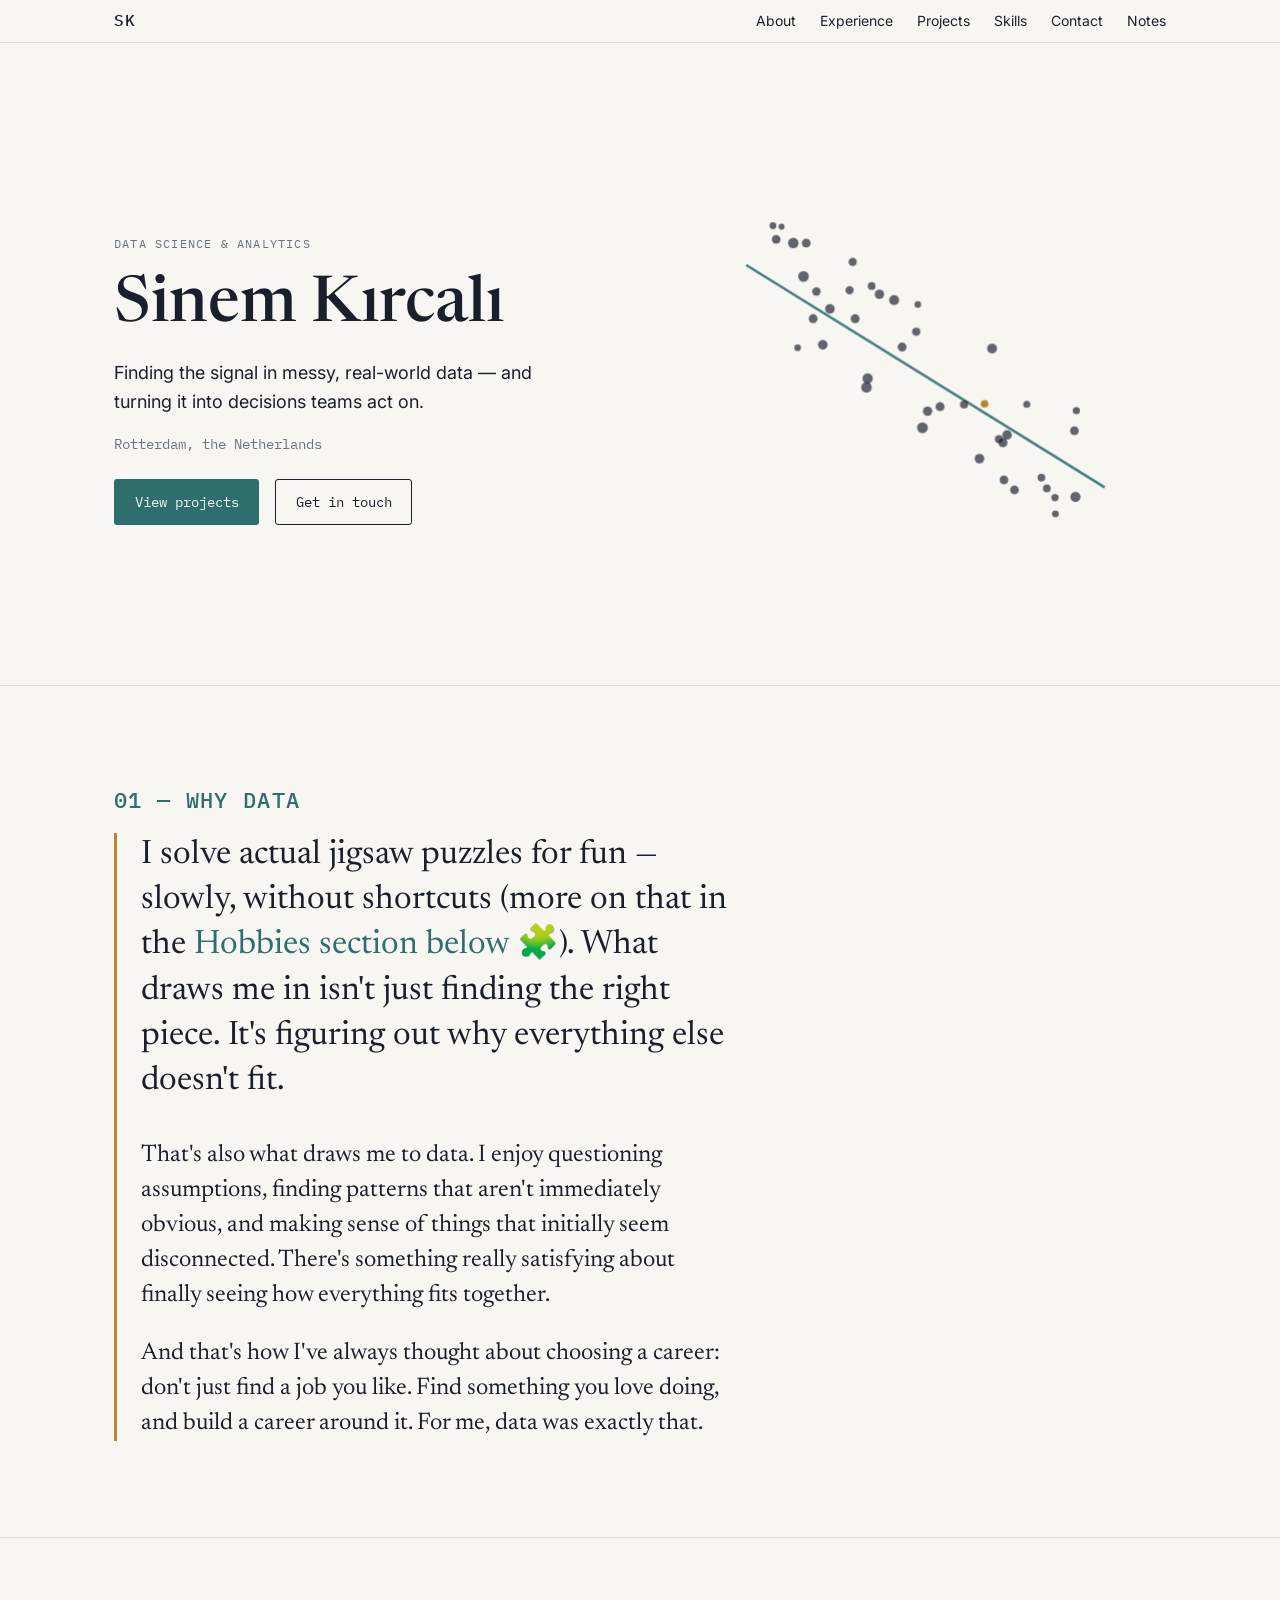
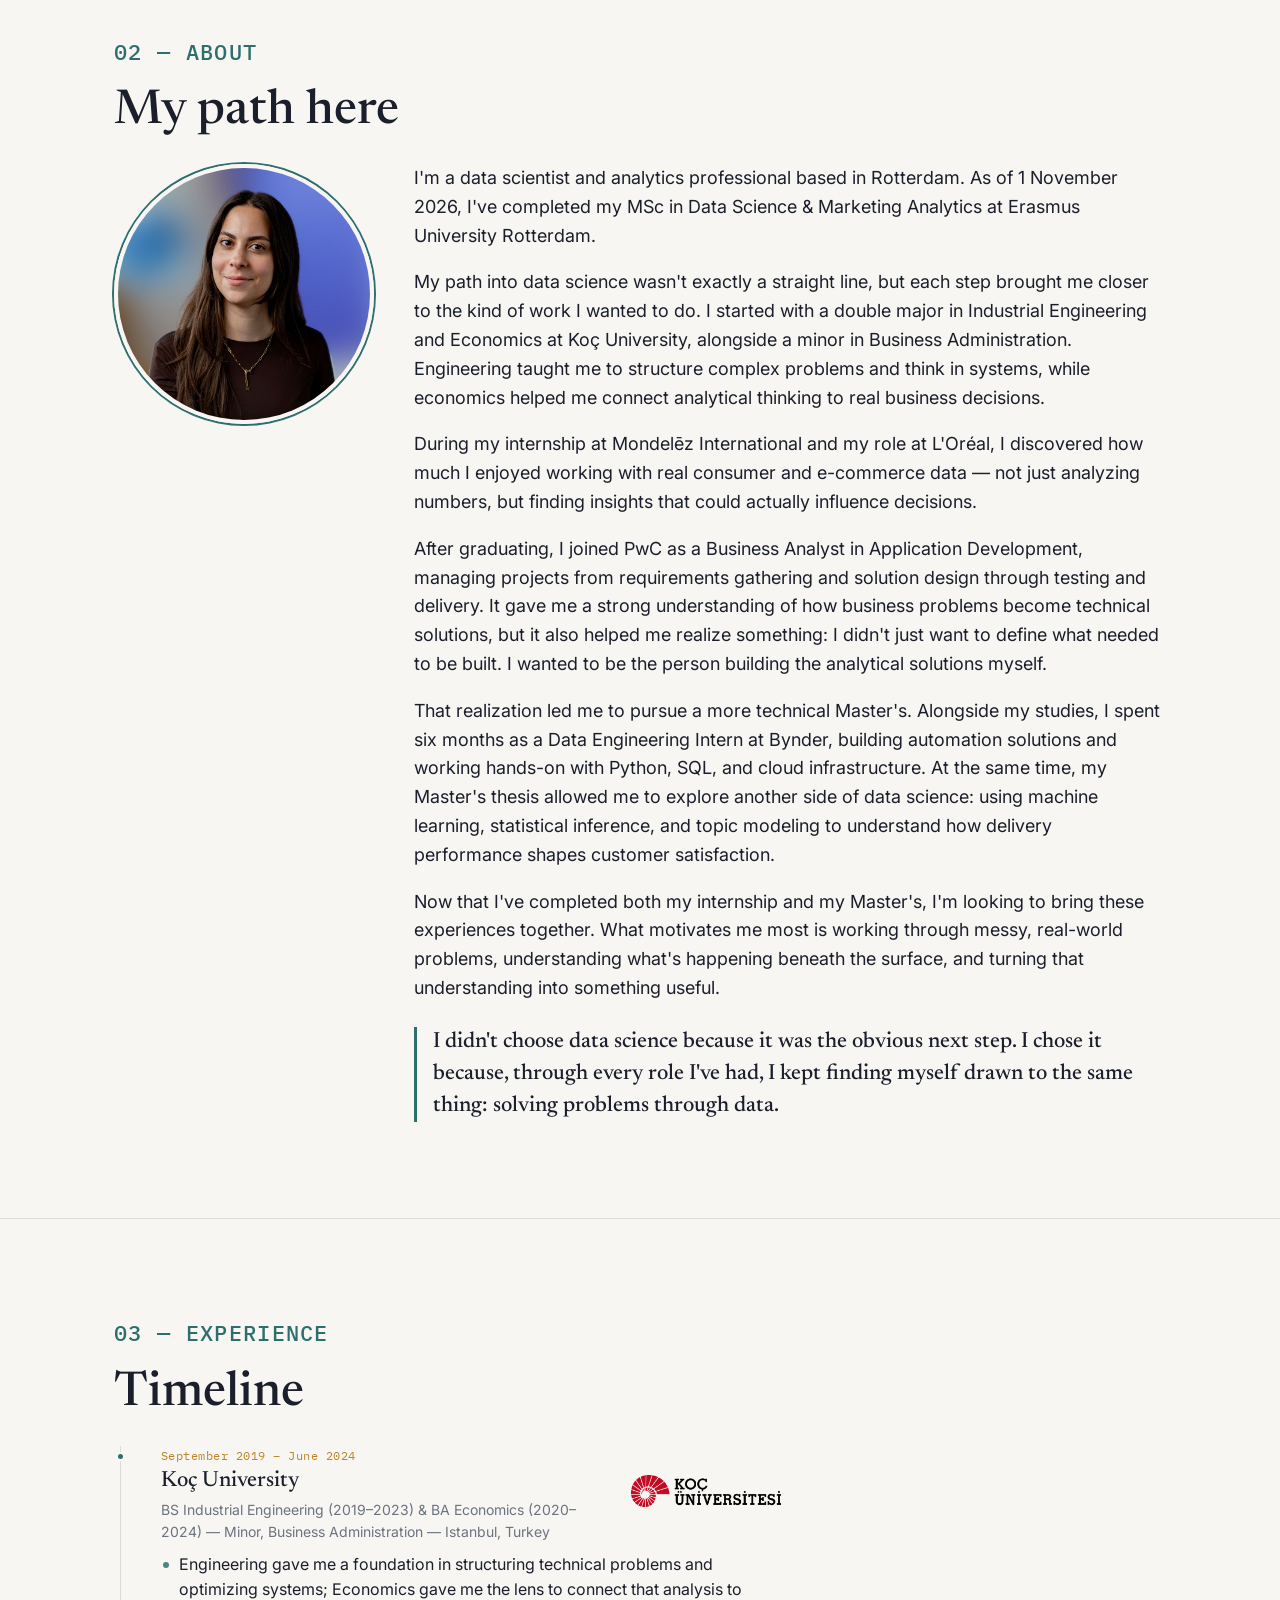
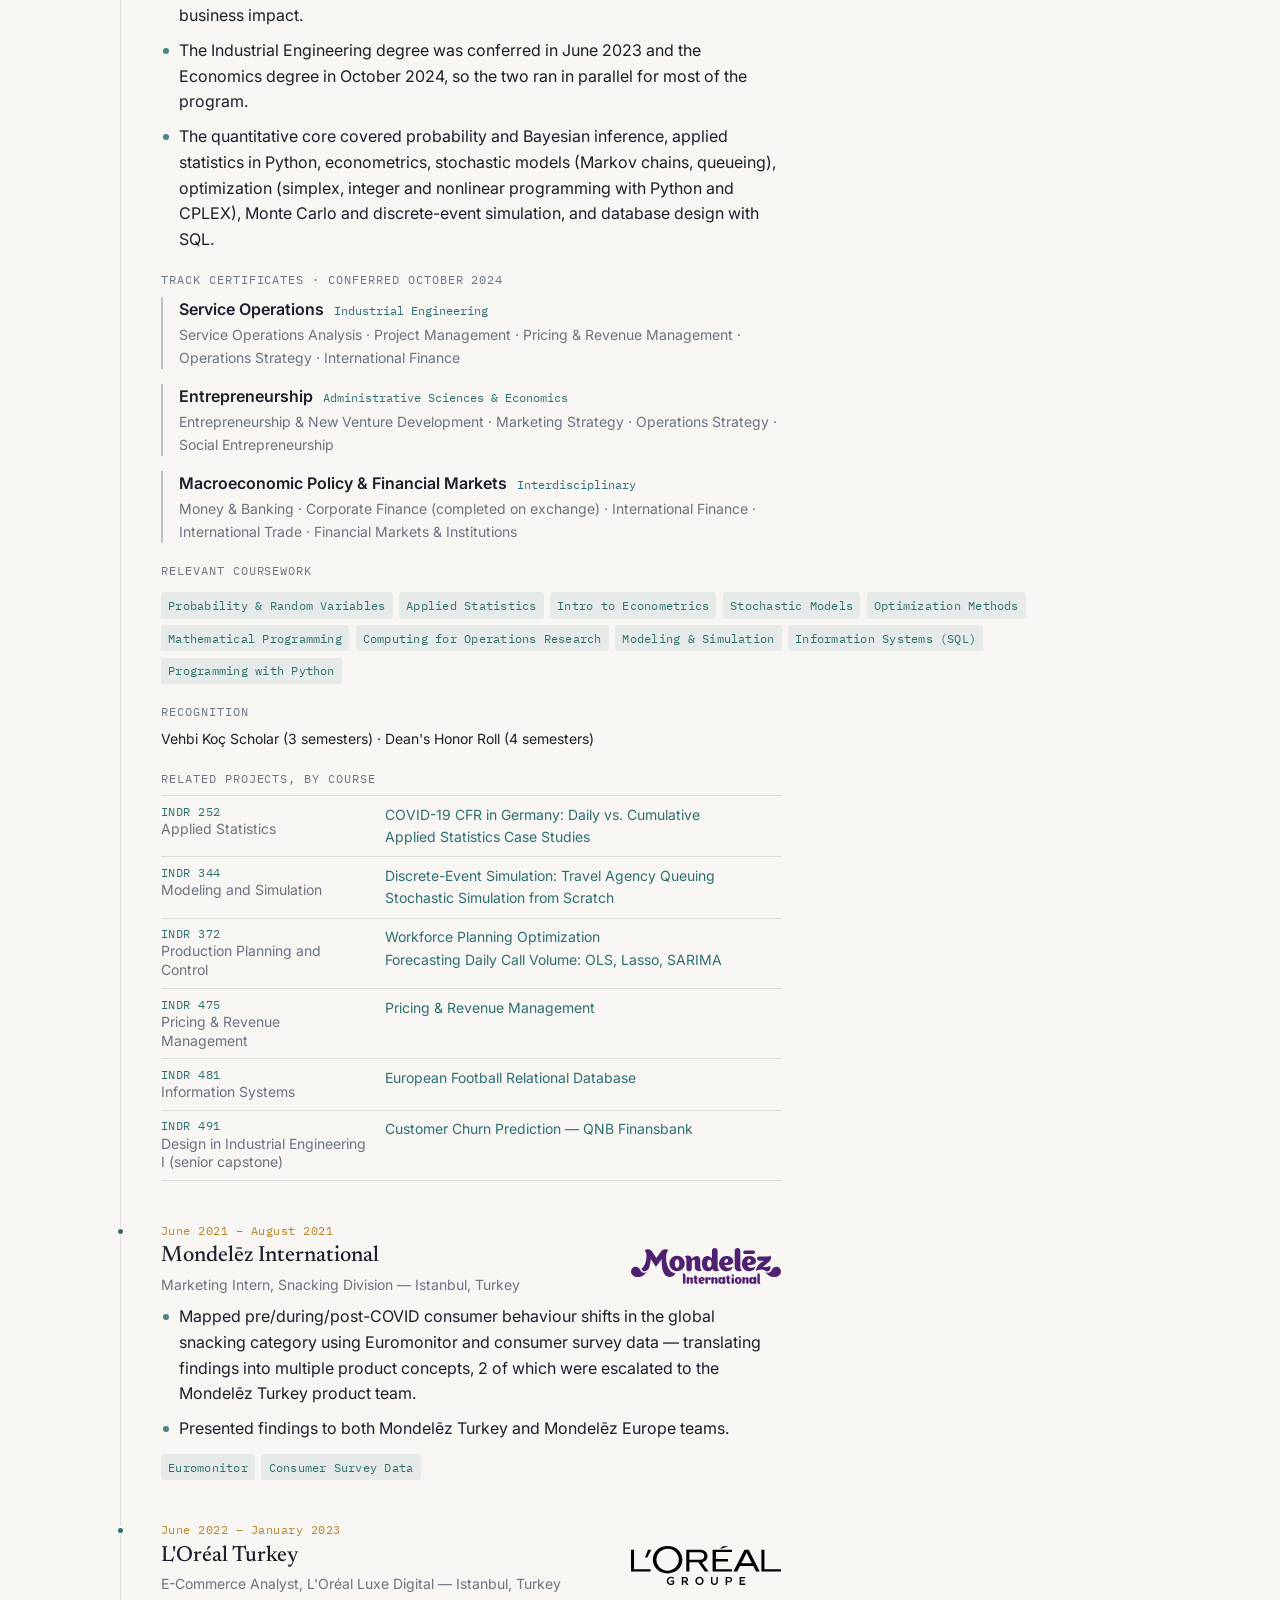
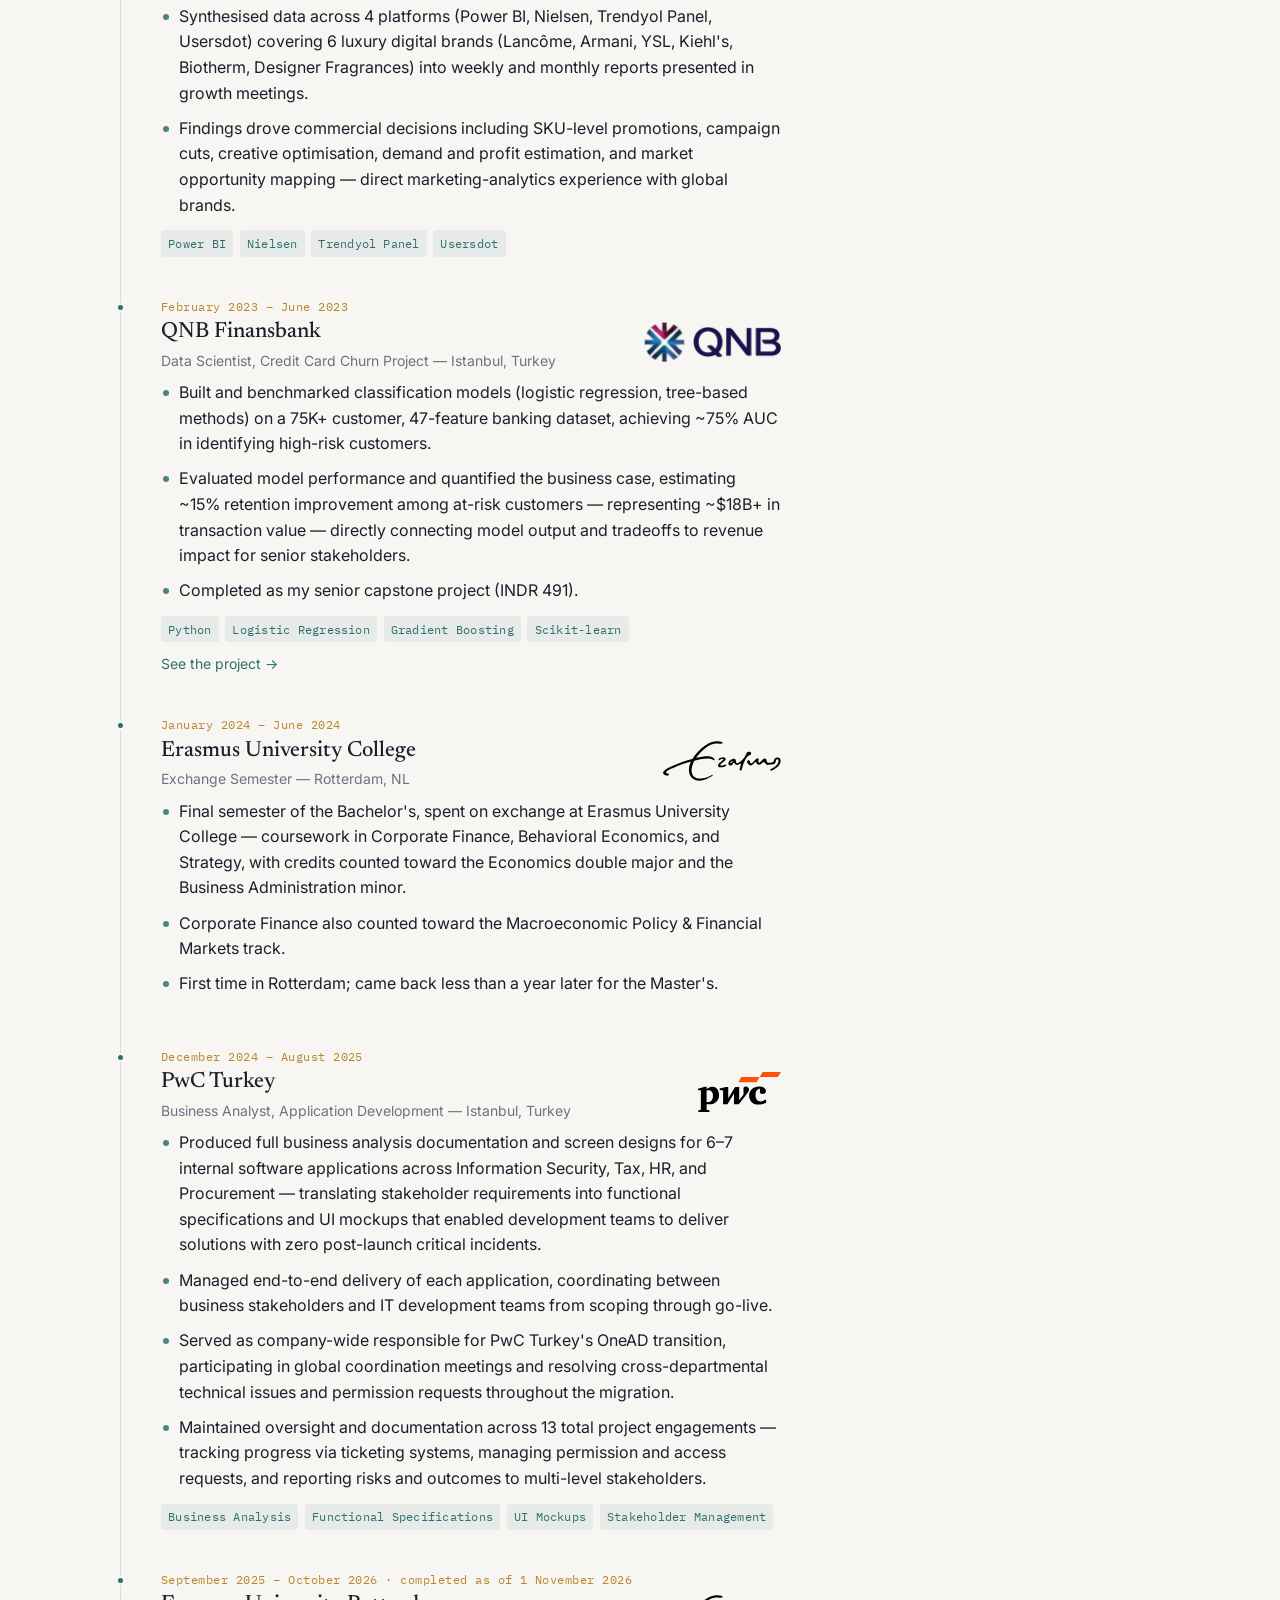
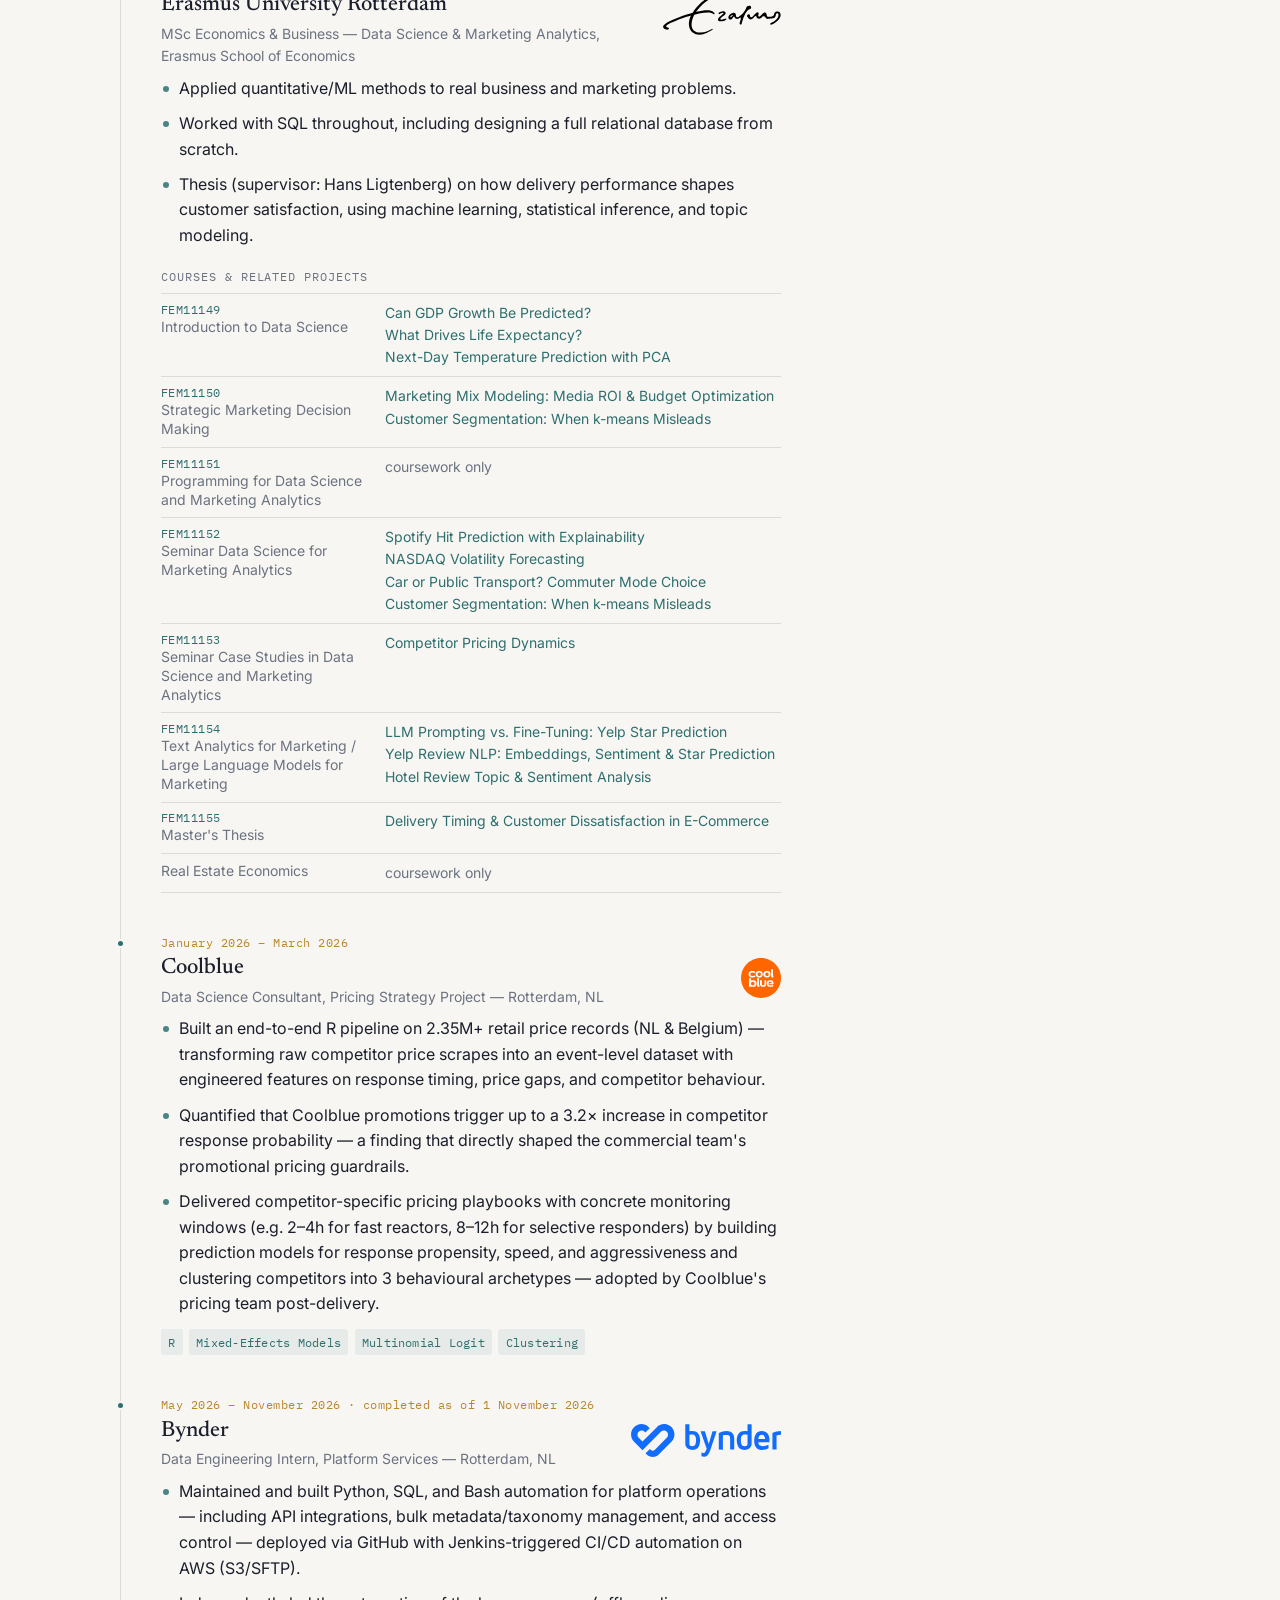
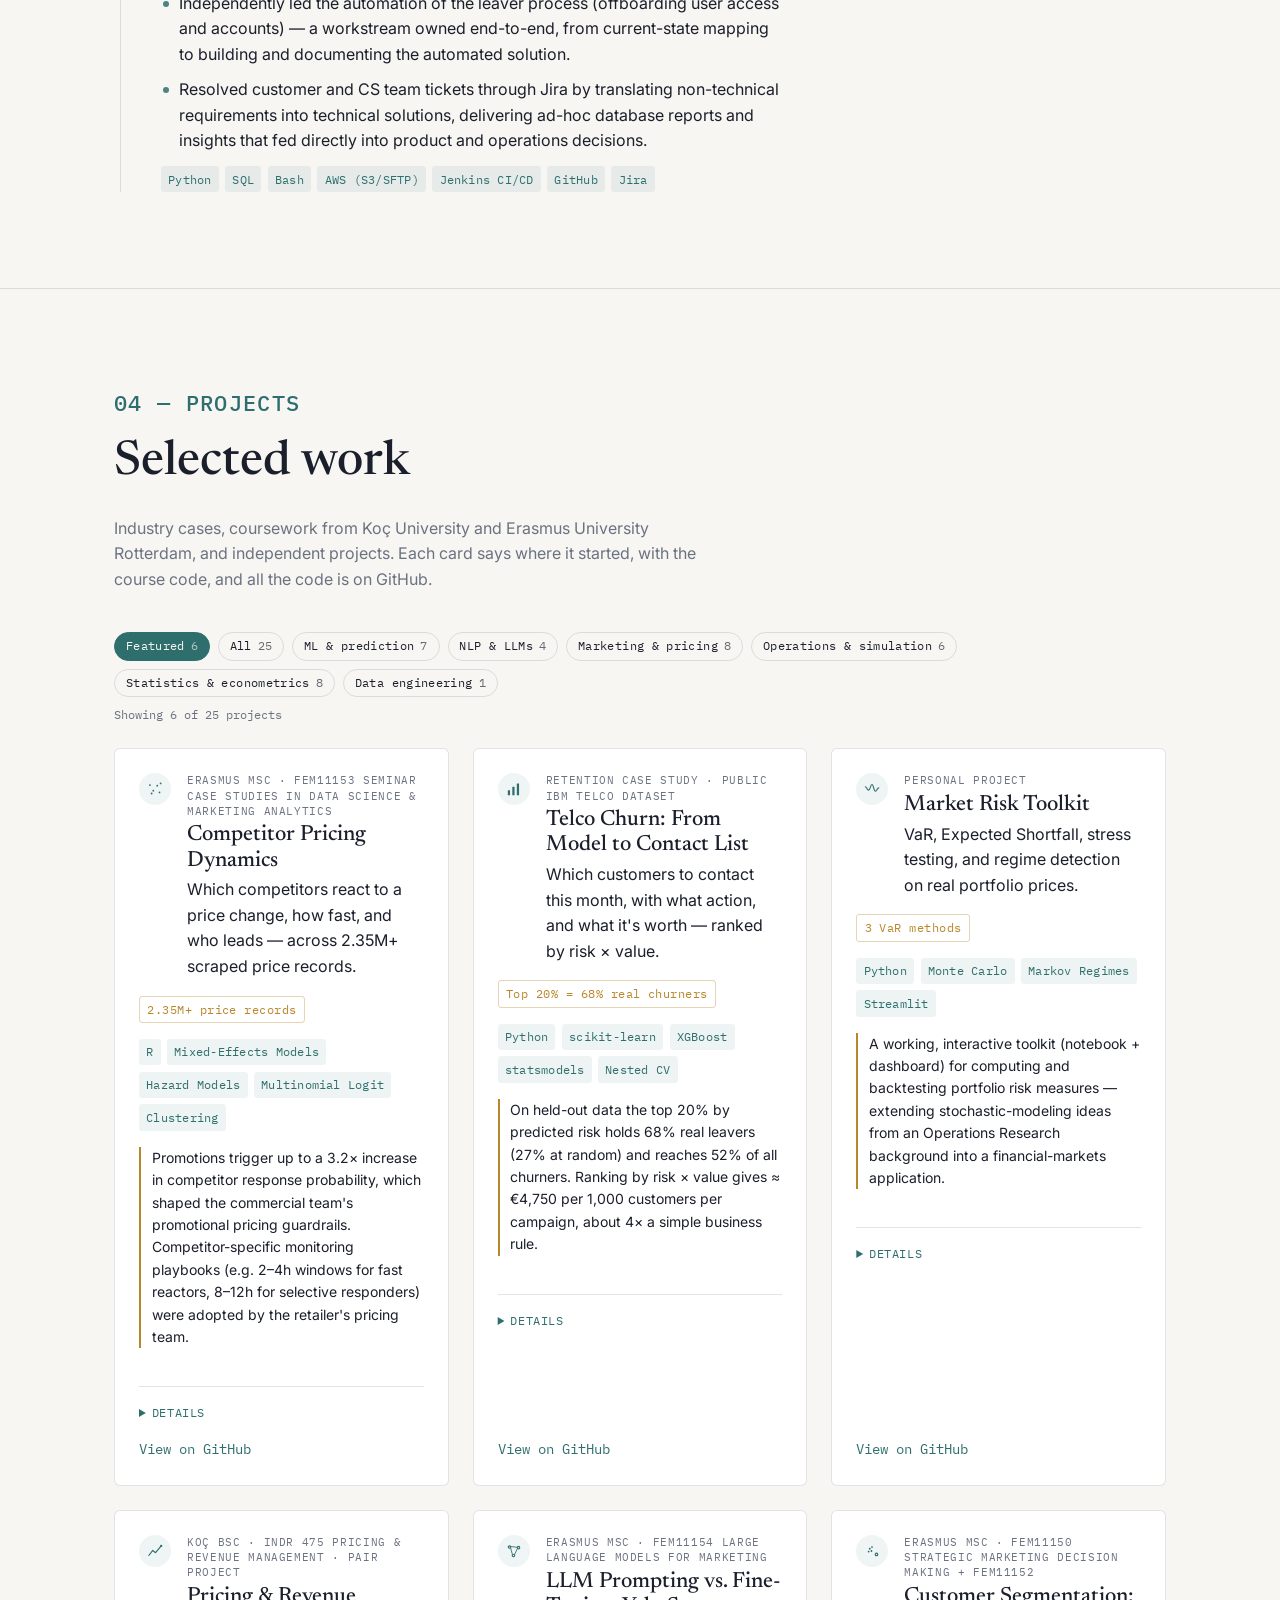
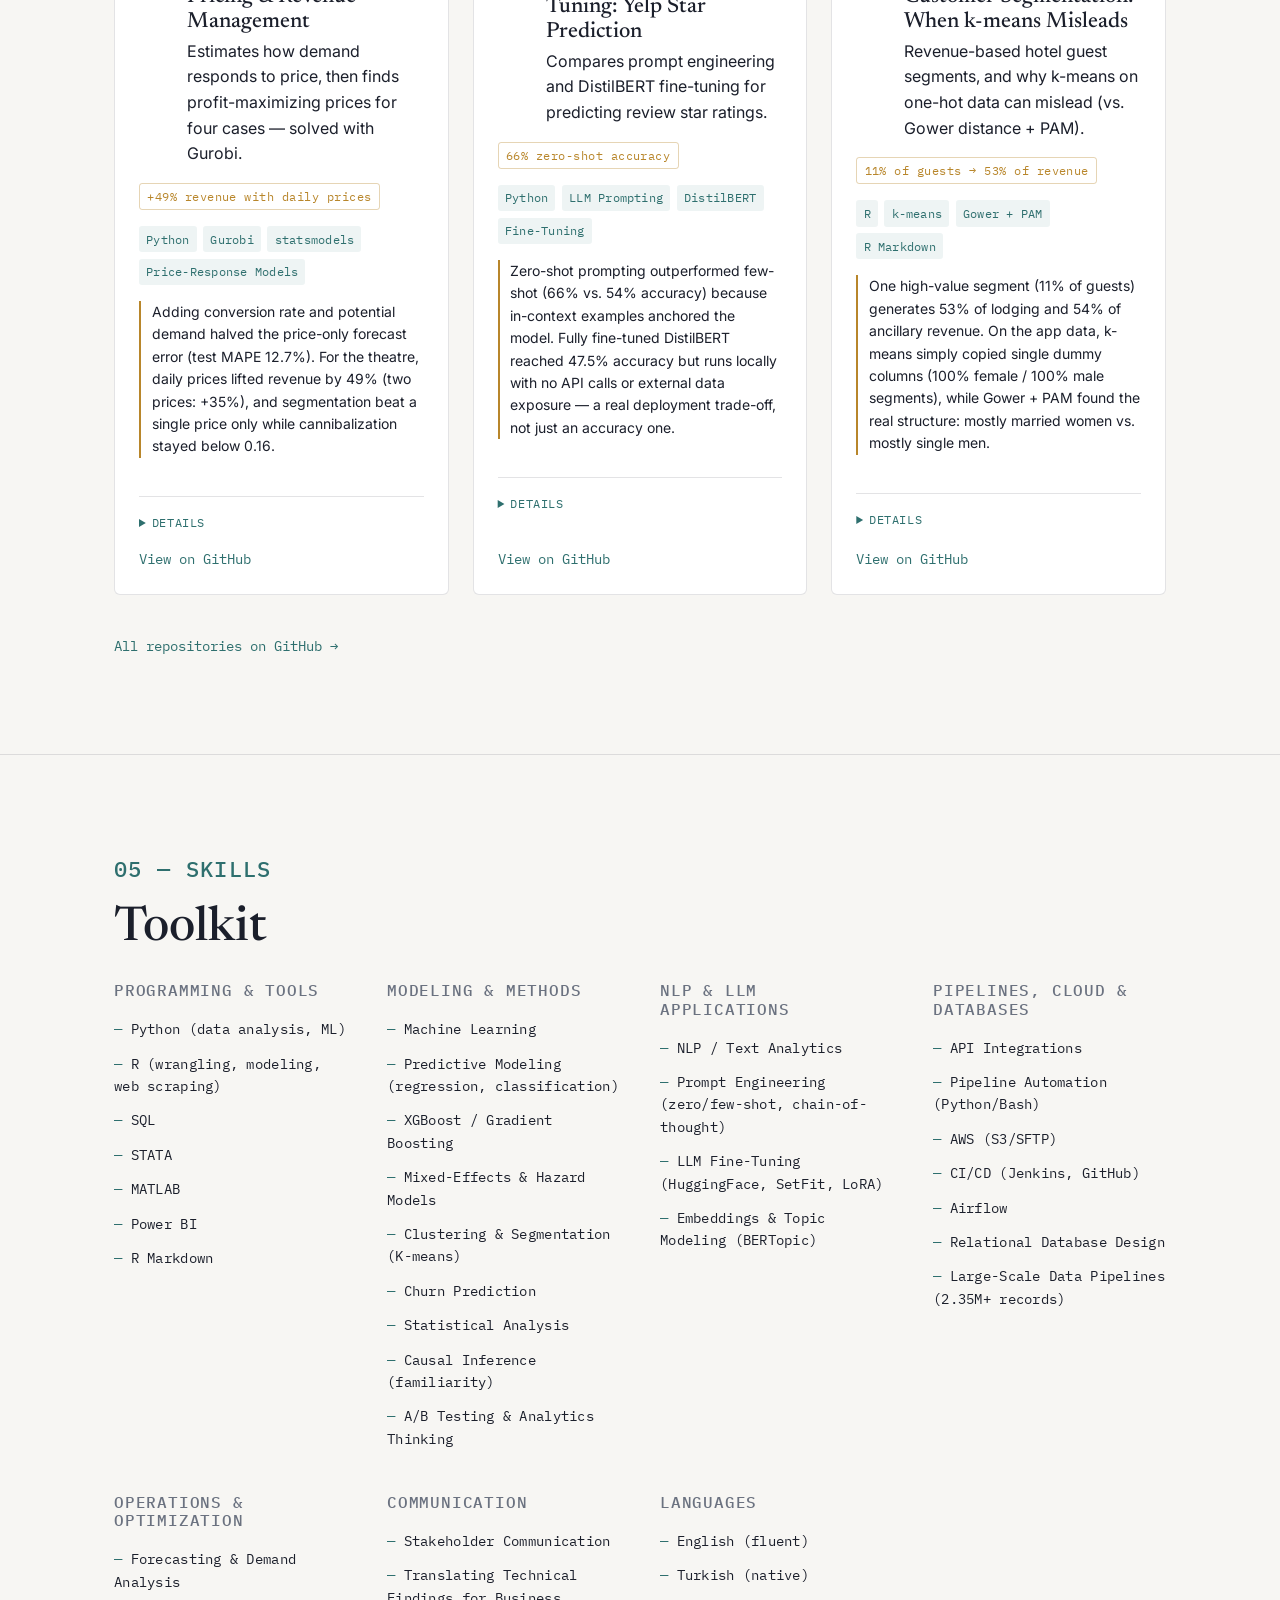
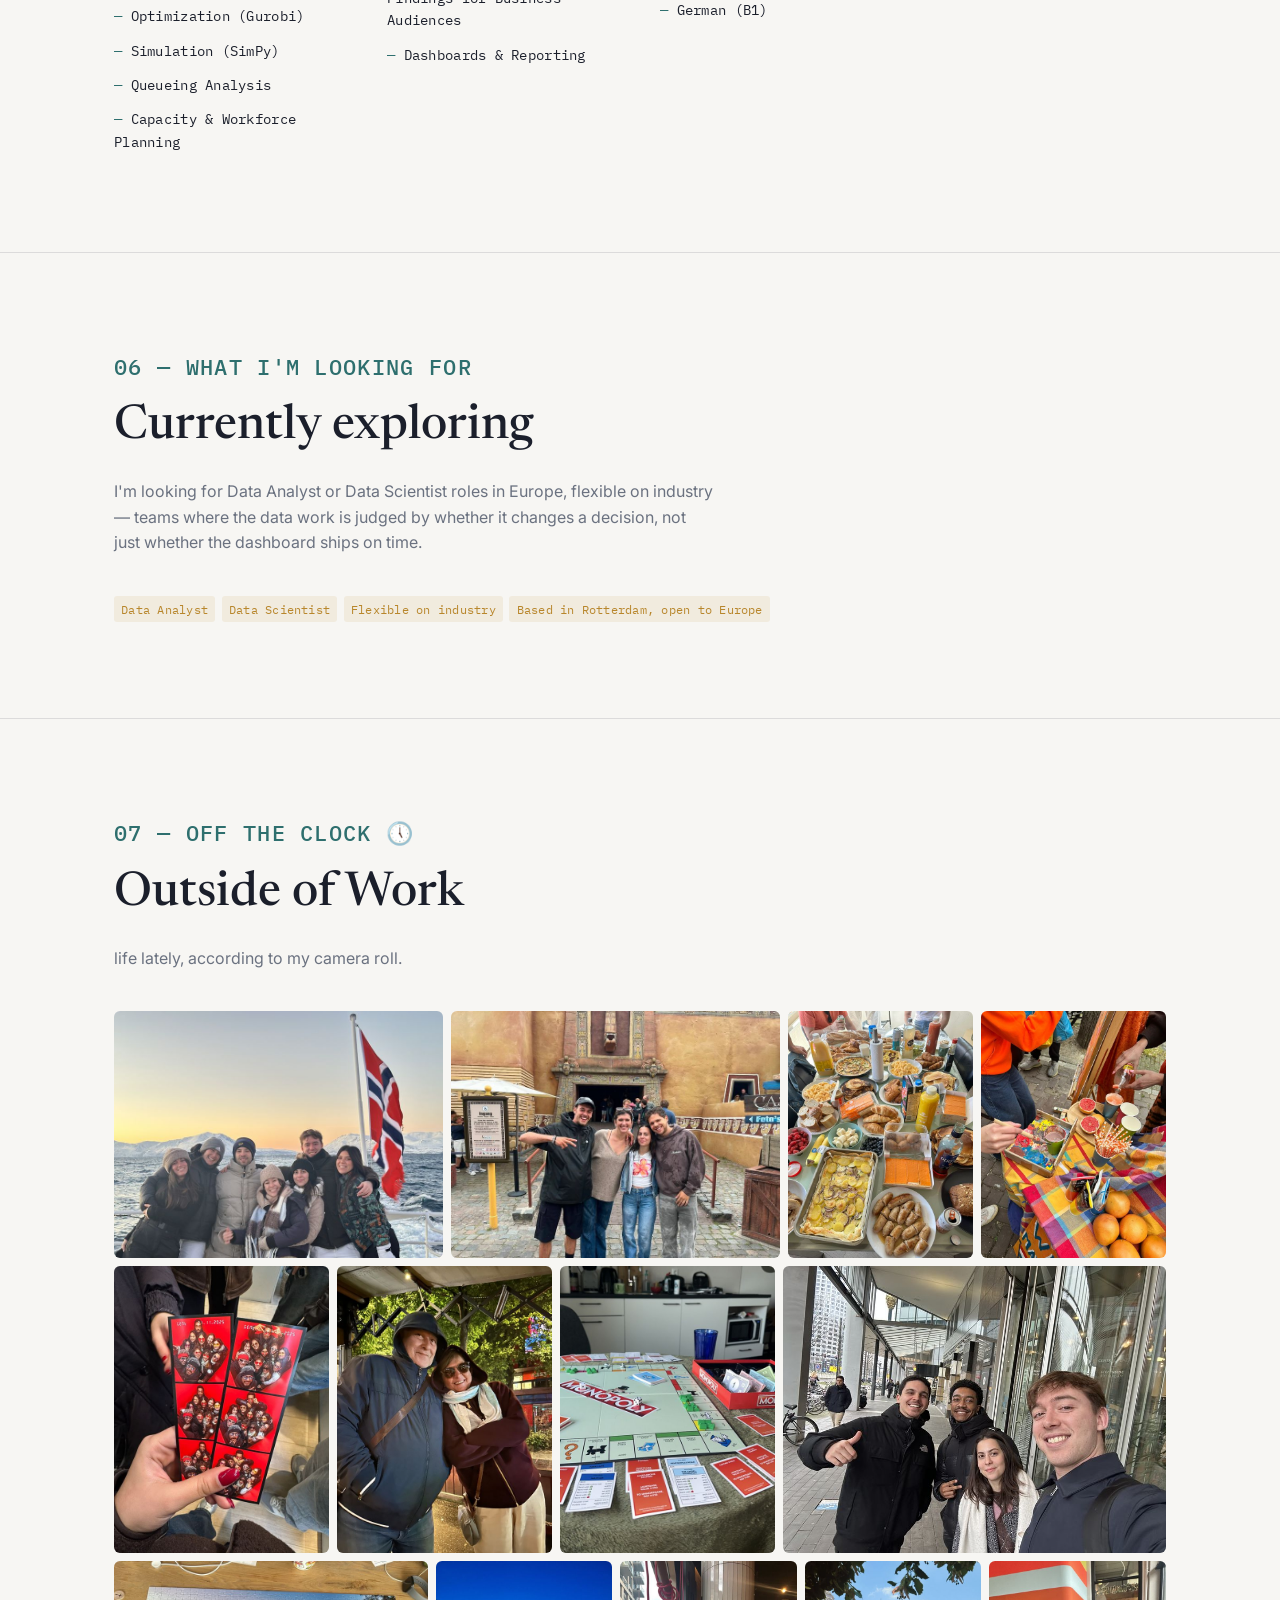
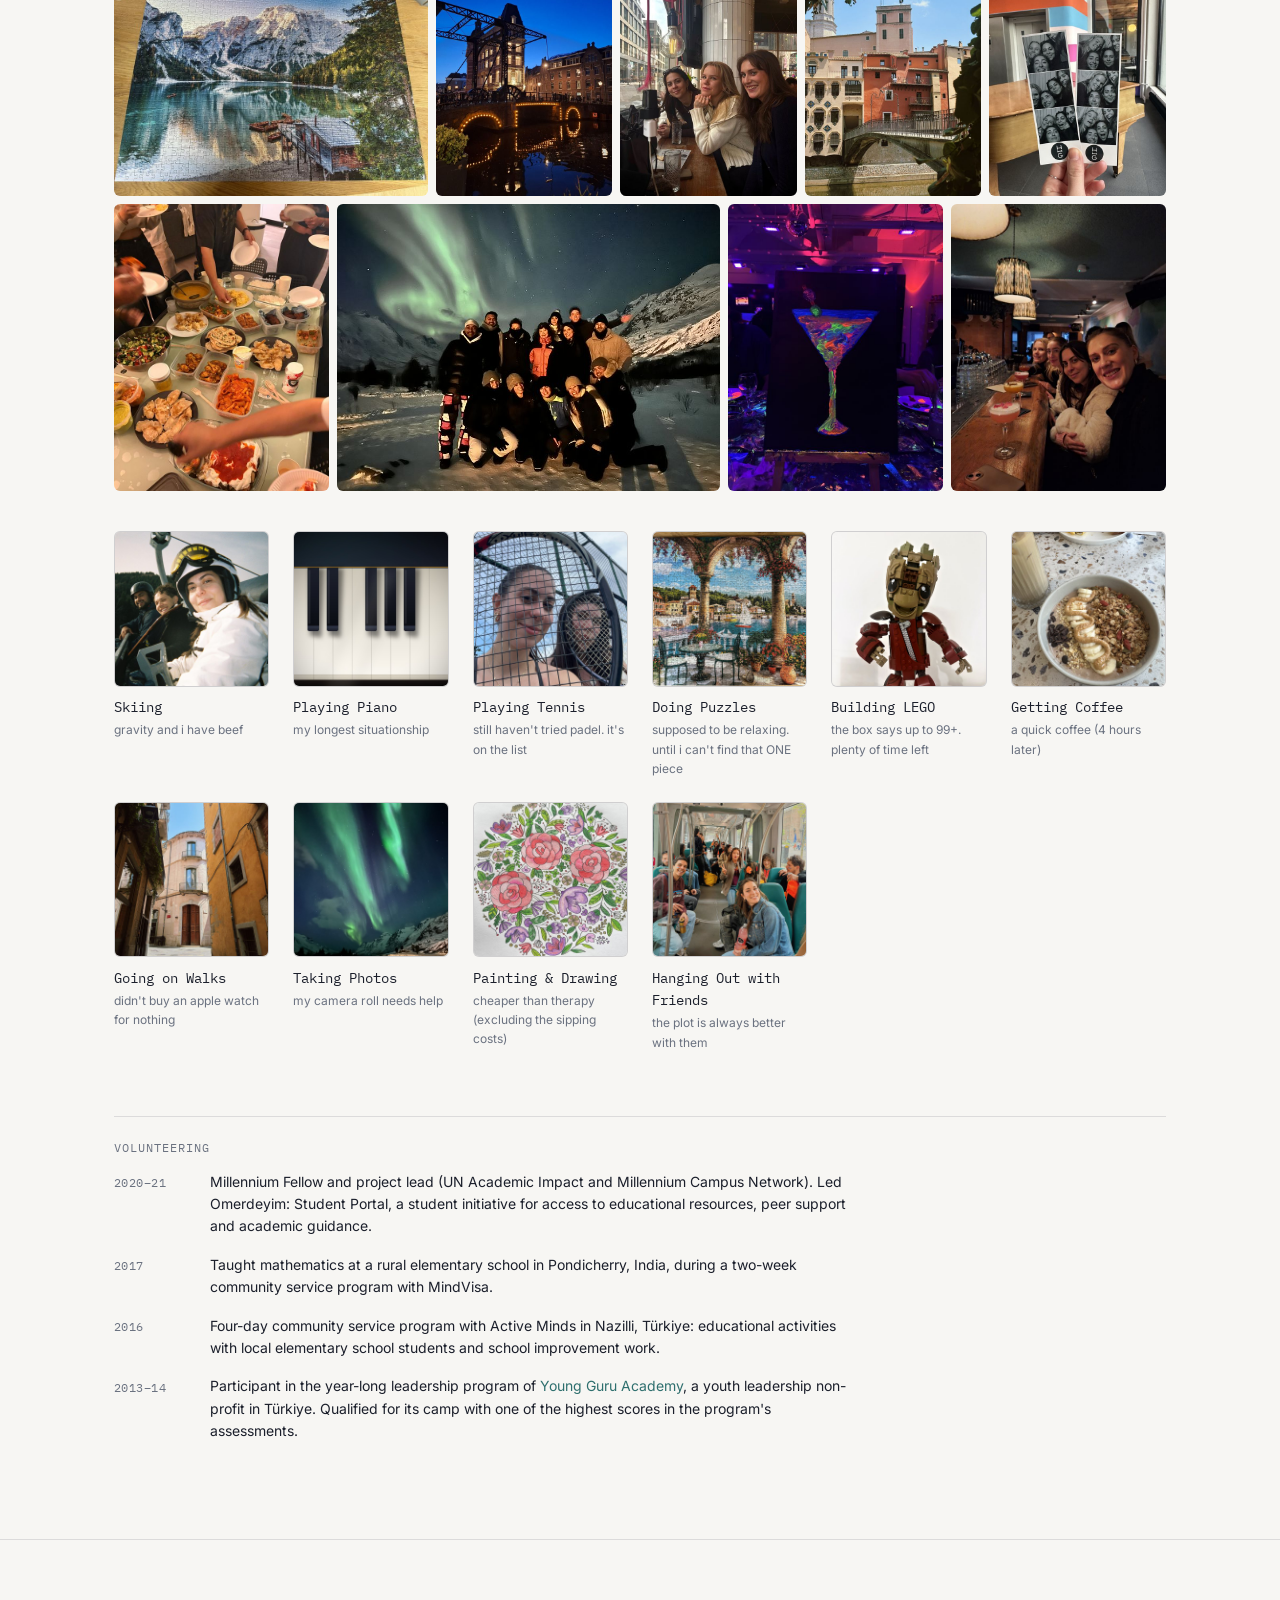
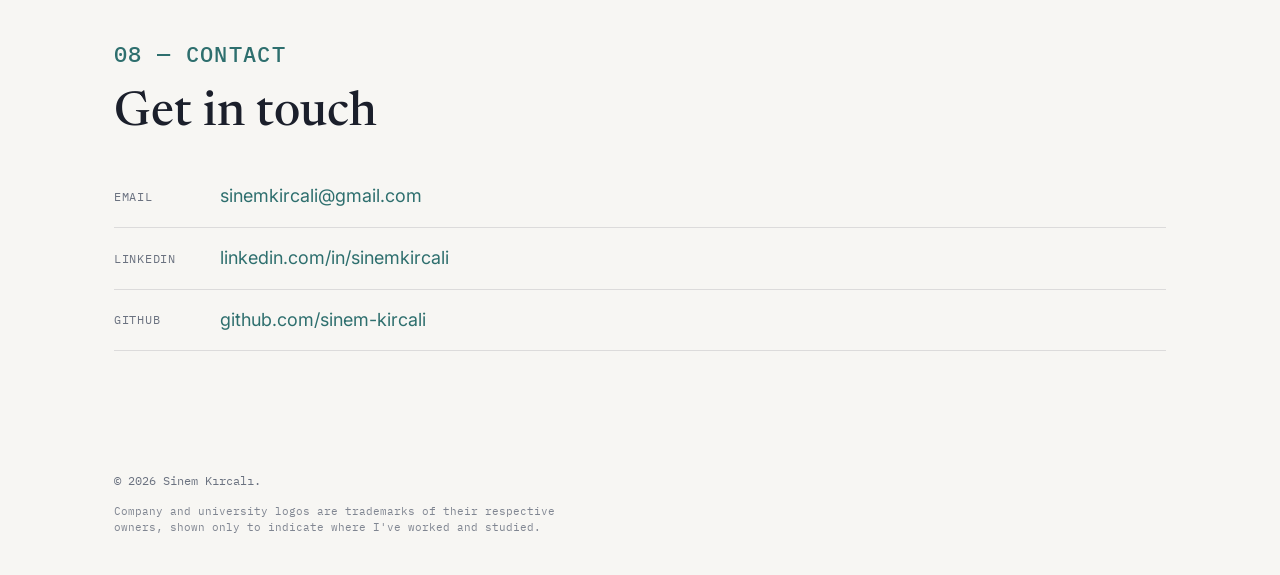
<file: index.html>
<!DOCTYPE html>
<html lang="en">
<head>
<meta charset="UTF-8" />
<meta name="viewport" content="width=device-width, initial-scale=1.0" />
<title>Sinem Kırcalı — Data Science &amp; Analytics</title>
<meta name="description" content="Portfolio of Sinem Kırcalı — data scientist and analytics professional based in Rotterdam, NL." />

<link rel="preconnect" href="https://fonts.googleapis.com" />
<link rel="preconnect" href="https://fonts.gstatic.com" crossorigin />
<link href="https://fonts.googleapis.com/css2?family=Newsreader:ital,opsz,wght@0,6..72,400;0,6..72,500;0,6..72,600;1,6..72,400&family=Inter:wght@400;500;600&family=IBM+Plex+Mono:wght@400;500&display=swap" rel="stylesheet" />

<link rel="stylesheet" href="css/style.css" />
</head>
<body>

<a class="skip-link" href="#main">Skip to content</a>

<nav class="nav" aria-label="Primary">
  <div class="nav-inner">
    <a class="nav-mark" href="#hero">SK</a>
    <ul class="nav-links">
      <li><a href="#about">About</a></li>
      <li><a href="#experience">Experience</a></li>
      <li><a href="#projects">Projects</a></li>
      <li><a href="#skills">Skills</a></li>
      <li><a href="#contact">Contact</a></li>
      <li><a href="notes.html">Notes</a></li>
    </ul>
  </div>
</nav>

<main id="main">

  <!-- ============ HERO ============ -->
  <section id="hero" class="hero">
    <div class="hero-inner">
      <div class="hero-text">
        <p class="eyebrow">Data Science &amp; Analytics</p>
        <h1 class="hero-name">Sinem Kırcalı</h1>
        <p class="hero-tagline">
          Finding the signal in messy, real-world data — and turning it into decisions teams act on.
        </p>
        <p class="hero-location">Rotterdam, the Netherlands</p>
        <div class="hero-cta">
          <a class="btn btn-primary" href="#projects">View projects</a>
          <a class="btn btn-secondary" href="#contact">Get in touch</a>
        </div>
      </div>
      <div class="hero-visual" aria-hidden="true">
        <canvas id="signal-canvas"></canvas>
      </div>
    </div>
  </section>

  <!-- ============ WHY DATA ============ -->
  <section id="why-data" class="section why-data">
    <div class="section-inner">
      <p class="section-label">01 — Why data</p>
      <blockquote class="why-data-quote">
        <p>
          I solve actual jigsaw puzzles for fun — slowly, without shortcuts (more on that in the
          <a href="#hobbies">Hobbies section below</a> 🧩). What draws me in isn't just finding
          the right piece. It's figuring out why everything else doesn't fit.
        </p>
        <p>
          That's also what draws me to data. I enjoy questioning assumptions, finding patterns
          that aren't immediately obvious, and making sense of things that initially seem
          disconnected. There's something really satisfying about finally seeing how everything fits
          together.
        </p>
        <p>
          And that's how I've always thought about choosing a career: don't just find a job you
          like. Find something you love doing, and build a career around it. For me, data was
          exactly that.
        </p>
      </blockquote>
    </div>
  </section>

  <!-- ============ ABOUT ============ -->
  <section id="about" class="section about">
    <div class="section-inner">
      <p class="section-label">02 — About</p>
      <h2 class="section-title">My path here</h2>

      <div class="about-layout">
        <div class="about-aside">
          <figure class="about-photo">
            <img
              src="assets/profile.jpg"
              alt="Portrait of Sinem Kırcalı"
              width="420"
              height="420"
              loading="lazy"
            />
          </figure>
        </div>

        <div class="about-copy">
          <p>
            I'm a data scientist and analytics professional based in Rotterdam. As of 1 November 2026, I've completed my MSc in Data Science &amp;
            Marketing Analytics at Erasmus University Rotterdam.
          </p>
          <p>
            My path into data science wasn't exactly a straight line, but each step brought me
            closer to the kind of work I wanted to do. I started with a double major in
            Industrial Engineering and Economics at Koç University, alongside a minor in Business
            Administration. Engineering taught me to structure complex problems and think in
            systems, while economics helped me connect analytical thinking to real business
            decisions.
          </p>
          <p>
            During my internship at Mondelēz International and my role at L'Oréal, I discovered how
            much I enjoyed working with real consumer and e-commerce data — not just analyzing numbers,
            but finding insights that could actually influence decisions.
          </p>
          <p>
            After graduating, I joined PwC as a Business Analyst in Application Development,
            managing projects from requirements gathering and solution design through testing and
            delivery. It gave me a strong understanding of how business problems become technical
            solutions, but it also helped me realize something: I didn't just want to define what
            needed to be built. I wanted to be the person building the analytical solutions
            myself.
          </p>
          <p>
            That realization led me to pursue a more technical Master's. Alongside my studies,
            I spent six months as a Data Engineering Intern at Bynder, building
            automation solutions and working hands-on with Python, SQL, and cloud infrastructure.
            At the same time, my Master's thesis allowed me to explore another side of data
            science: using machine learning, statistical inference, and topic modeling to
            understand how delivery performance shapes customer satisfaction.
          </p>
          <p>
            Now that I've completed both my internship and my Master's, I'm looking to bring these
            experiences together. What motivates me most is working through messy, real-world
            problems, understanding what's happening beneath the surface, and turning that
            understanding into something useful.
          </p>
          <p class="about-closing">
            <strong>
              I didn't choose data science because it was the obvious next step. I chose it
              because, through every role I've had, I kept finding myself drawn to the same
              thing: solving problems through data.
            </strong>
          </p>
        </div>
      </div>
    </div>
  </section>

  <!-- ============ EXPERIENCE ============ -->
  <section id="experience" class="section experience">
    <div class="section-inner">
      <p class="section-label">03 — Experience</p>
      <h2 class="section-title">Timeline</h2>

      <ol class="timeline">

        <li class="timeline-item">
          <div class="timeline-date">September 2019 – June 2024</div>
          <div class="timeline-content">
            <div class="timeline-head">
              <div class="timeline-head-text">
                <h3>Koç University</h3>
                <p class="timeline-role">
              BS Industrial Engineering (2019–2023) &amp; BA Economics (2020–2024) — Minor,
              Business Administration — Istanbul, Turkey
            </p>
              </div>
              <img class="timeline-logo" src="assets/logos/koc.png" alt="" width="150" height="40" loading="lazy">
            </div>
                        <ul class="timeline-bullets">
              <li>
                Engineering gave me a foundation in structuring technical problems and
                optimizing systems; Economics gave me the lens to connect that analysis
                to business impact.
              </li>
              <li>
                The Industrial Engineering degree was conferred in June 2023 and the
                Economics degree in October 2024, so the two ran in parallel for most of
                the program.
              </li>
              <li>
                The quantitative core covered probability and Bayesian inference,
                applied statistics in Python, econometrics, stochastic models (Markov
                chains, queueing), optimization (simplex, integer and nonlinear
                programming with Python and CPLEX), Monte Carlo and discrete-event
                simulation, and database design with SQL.
              </li>
            </ul>

            <p class="timeline-subhead">Track certificates · conferred October 2024</p>
            <ul class="track-list">
              <li>
                <strong>Service Operations</strong>
                <span class="track-meta">Industrial Engineering</span>
                <span class="track-courses">
                  Service Operations Analysis · Project Management · Pricing &amp; Revenue
                  Management · Operations Strategy · International Finance
                </span>
              </li>
              <li>
                <strong>Entrepreneurship</strong>
                <span class="track-meta">Administrative Sciences &amp; Economics</span>
                <span class="track-courses">
                  Entrepreneurship &amp; New Venture Development · Marketing Strategy · Operations
                  Strategy · Social Entrepreneurship
                </span>
              </li>
              <li>
                <strong>Macroeconomic Policy &amp; Financial Markets</strong>
                <span class="track-meta">Interdisciplinary</span>
                <span class="track-courses">
                  Money &amp; Banking · Corporate Finance (completed on exchange) · International
                  Finance · International Trade · Financial Markets &amp; Institutions
                </span>
              </li>
            </ul>

            <p class="timeline-subhead">Relevant coursework</p>
            <ul class="tag-list timeline-courses">
              <li>Probability &amp; Random Variables</li>
              <li>Applied Statistics</li>
              <li>Intro to Econometrics</li>
              <li>Stochastic Models</li>
              <li>Optimization Methods</li>
              <li>Mathematical Programming</li>
              <li>Computing for Operations Research</li>
              <li>Modeling &amp; Simulation</li>
              <li>Information Systems (SQL)</li>
              <li>Programming with Python</li>
            </ul>

            <p class="timeline-subhead">Recognition</p>
            <p class="timeline-recognition">
              Vehbi Koç Scholar (3 semesters) · Dean's Honor Roll (4 semesters)
            </p>

            <p class="timeline-subhead">Related projects, by course</p>
            <ul class="course-projects">
              <li>
                <span class="course-label"><span class="course-code">INDR 252</span>Applied Statistics</span>
                <span class="course-links">
                  <a href="#project-covid-cfr">COVID-19 CFR in Germany: Daily vs. Cumulative</a>
                  <a href="#project-applied-statistics-cases">Applied Statistics Case Studies</a>
                </span>
              </li>
              <li>
                <span class="course-label"><span class="course-code">INDR 344</span>Modeling and Simulation</span>
                <span class="course-links">
                  <a href="#project-discrete-event-simulation">Discrete-Event Simulation: Travel Agency Queuing</a>
                  <a href="#project-stochastic-simulation">Stochastic Simulation from Scratch</a>
                </span>
              </li>
              <li>
                <span class="course-label"><span class="course-code">INDR 372</span>Production Planning and Control</span>
                <span class="course-links">
                  <a href="#project-workforce-optimization">Workforce Planning Optimization</a>
                  <a href="#project-demand-forecasting">Forecasting Daily Call Volume: OLS, Lasso, SARIMA</a>
                </span>
              </li>
              <li>
                <span class="course-label"><span class="course-code">INDR 475</span>Pricing &amp; Revenue Management</span>
                <span class="course-links">
                  <a href="#project-pricing-revenue-management">Pricing &amp; Revenue Management</a>
                </span>
              </li>
              <li>
                <span class="course-label"><span class="course-code">INDR 481</span>Information Systems</span>
                <span class="course-links">
                  <a href="#project-football-sql-database">European Football Relational Database</a>
                </span>
              </li>
              <li>
                <span class="course-label"><span class="course-code">INDR 491</span>Design in Industrial Engineering I (senior capstone)</span>
                <span class="course-links">
                  <a href="#project-qnb-churn">Customer Churn Prediction — QNB Finansbank</a>
                </span>
              </li>
            </ul>
          </div>
        </li>

        <li class="timeline-item">
          <div class="timeline-date">June 2021 – August 2021</div>
          <div class="timeline-content">
            <div class="timeline-head">
              <div class="timeline-head-text">
                <h3>Mondelēz International</h3>
                <p class="timeline-role">Marketing Intern, Snacking Division — Istanbul, Turkey</p>
              </div>
              <img class="timeline-logo" src="assets/logos/mondelez.svg" alt="" width="150" height="40" loading="lazy">
            </div>
                        <ul class="timeline-bullets">
              <li>
                Mapped pre/during/post-COVID consumer behaviour shifts in the global
                snacking category using Euromonitor and consumer survey data —
                translating findings into multiple product concepts, 2 of which were
                escalated to the Mondelēz Turkey product team.
              </li>
              <li>
                Presented findings to both Mondelēz Turkey and Mondelēz Europe teams.
              </li>
            </ul>
            <ul class="tag-list timeline-courses">
              <li>Euromonitor</li>
              <li>Consumer Survey Data</li>
            </ul>
          </div>
        </li>

        <li class="timeline-item">
          <div class="timeline-date">June 2022 – January 2023</div>
          <div class="timeline-content">
            <div class="timeline-head">
              <div class="timeline-head-text">
                <h3>L'Oréal Turkey</h3>
                <p class="timeline-role">E-Commerce Analyst, L'Oréal Luxe Digital — Istanbul, Turkey</p>
              </div>
              <img class="timeline-logo" src="assets/logos/loreal.svg" alt="" width="150" height="40" loading="lazy">
            </div>
                        <ul class="timeline-bullets">
              <li>
                Synthesised data across 4 platforms (Power BI, Nielsen, Trendyol Panel,
                Usersdot) covering 6 luxury digital brands (Lancôme, Armani, YSL,
                Kiehl's, Biotherm, Designer Fragrances) into weekly and monthly reports
                presented in growth meetings.
              </li>
              <li>
                Findings drove commercial decisions including SKU-level promotions,
                campaign cuts, creative optimisation, demand and profit estimation, and
                market opportunity mapping — direct marketing-analytics experience with
                global brands.
              </li>
            </ul>
            <ul class="tag-list timeline-courses">
              <li>Power BI</li>
              <li>Nielsen</li>
              <li>Trendyol Panel</li>
              <li>Usersdot</li>
            </ul>
          </div>
        </li>

        <li class="timeline-item">
          <div class="timeline-date">February 2023 – June 2023</div>
          <div class="timeline-content">
            <div class="timeline-head">
              <div class="timeline-head-text">
                <h3>QNB Finansbank</h3>
                <p class="timeline-role">Data Scientist, Credit Card Churn Project — Istanbul, Turkey</p>
              </div>
              <img class="timeline-logo" src="assets/logos/qnb.png" alt="" width="150" height="40" loading="lazy">
            </div>
                        <ul class="timeline-bullets">
              <li>
                Built and benchmarked classification models (logistic regression, tree-based methods) on a 75K+ customer, 47-feature banking dataset, achieving
                ~75% AUC in identifying high-risk customers.
              </li>
              <li>
                Evaluated model performance and quantified the business case, estimating
                ~15% retention improvement among at-risk customers — representing ~$18B+
                in transaction value — directly connecting model output and tradeoffs to
                revenue impact for senior stakeholders.
              </li>
              <li>
                Completed as my senior capstone project (INDR 491).
              </li>
            </ul>
            <ul class="tag-list timeline-courses">
              <li>Python</li>
              <li>Logistic Regression</li>
              <li>Gradient Boosting</li>
              <li>Scikit-learn</li>
            </ul>
            <p class="timeline-more"><a href="#project-qnb-churn">See the project &rarr;</a></p>
          </div>
        </li>

        <li class="timeline-item">
          <div class="timeline-date">January 2024 – June 2024</div>
          <div class="timeline-content">
            <div class="timeline-head">
              <div class="timeline-head-text">
                <h3>Erasmus University College</h3>
                <p class="timeline-role">Exchange Semester — Rotterdam, NL</p>
              </div>
              <img class="timeline-logo" src="assets/logos/eur.svg" alt="" width="150" height="40" loading="lazy">
            </div>
                        <ul class="timeline-bullets">
              <li>
                Final semester of the Bachelor's, spent on exchange at Erasmus
                University College — coursework in Corporate Finance, Behavioral
                Economics, and Strategy, with credits counted toward the Economics
                double major and the Business Administration minor.
              </li>
              <li>
                Corporate Finance also counted toward the Macroeconomic Policy &amp;
                Financial Markets track.
              </li>
              <li>
                First time in Rotterdam; came back less than a year later for the
                Master's.
              </li>
            </ul>
          </div>
        </li>

        <li class="timeline-item">
          <div class="timeline-date">December 2024 – August 2025</div>
          <div class="timeline-content">
            <div class="timeline-head">
              <div class="timeline-head-text">
                <h3>PwC Turkey</h3>
                <p class="timeline-role">Business Analyst, Application Development — Istanbul, Turkey</p>
              </div>
              <img class="timeline-logo" src="assets/logos/pwc.svg" alt="" width="150" height="40" loading="lazy">
            </div>
                        <ul class="timeline-bullets">
              <li>
                Produced full business analysis documentation and screen designs for 6–7
                internal software applications across Information Security, Tax, HR, and
                Procurement — translating stakeholder requirements into functional
                specifications and UI mockups that enabled development teams to deliver
                solutions with zero post-launch critical incidents.
              </li>
              <li>
                Managed end-to-end delivery of each application, coordinating between
                business stakeholders and IT development teams from scoping through go-live.
              </li>
              <li>
                Served as company-wide responsible for PwC Turkey's OneAD transition,
                participating in global coordination meetings and resolving cross-departmental technical issues and permission requests throughout the
                migration.
              </li>
              <li>
                Maintained oversight and documentation across 13 total project
                engagements — tracking progress via ticketing systems, managing
                permission and access requests, and reporting risks and outcomes to
                multi-level stakeholders.
              </li>
            </ul>
            <ul class="tag-list timeline-courses">
              <li>Business Analysis</li>
              <li>Functional Specifications</li>
              <li>UI Mockups</li>
              <li>Stakeholder Management</li>
            </ul>
          </div>
        </li>

        <li class="timeline-item">
          <div class="timeline-date">September 2025 – October 2026 · completed as of 1 November 2026</div>
          <div class="timeline-content">
            <div class="timeline-head">
              <div class="timeline-head-text">
                <h3>Erasmus University Rotterdam</h3>
                <p class="timeline-role">
              MSc Economics &amp; Business — Data Science &amp; Marketing Analytics, Erasmus School
              of Economics
            </p>
              </div>
              <img class="timeline-logo" src="assets/logos/eur.svg" alt="" width="150" height="40" loading="lazy">
            </div>
                        <ul class="timeline-bullets">
              <li>
                Applied quantitative/ML methods to real business and marketing problems.
              </li>
              <li>
                Worked with SQL throughout, including designing a full relational
                database from scratch.
              </li>
              <li>
                Thesis (supervisor: Hans Ligtenberg) on how delivery performance shapes
                customer satisfaction, using machine learning, statistical inference,
                and topic modeling.
              </li>
            </ul>
            <p class="timeline-subhead">Courses &amp; related projects</p>
            <ul class="course-projects">
              <li>
                <span class="course-label"><span class="course-code">FEM11149</span>Introduction to Data Science</span>
                <span class="course-links">
                  <a href="#project-gdp-growth">Can GDP Growth Be Predicted?</a>
                  <a href="#project-life-expectancy">What Drives Life Expectancy?</a>
                  <a href="#project-pca-temperature">Next-Day Temperature Prediction with PCA</a>
                </span>
              </li>
              <li>
                <span class="course-label"><span class="course-code">FEM11150</span>Strategic Marketing Decision Making</span>
                <span class="course-links">
                  <a href="#project-marketing-mix-modeling">Marketing Mix Modeling: Media ROI &amp; Budget Optimization</a>
                  <a href="#project-customer-segmentation">Customer Segmentation: When k-means Misleads</a>
                </span>
              </li>
              <li>
                <span class="course-label"><span class="course-code">FEM11151</span>Programming for Data Science and Marketing Analytics</span>
                <span class="course-links">
                  <span class="course-none">coursework only</span>
                </span>
              </li>
              <li>
                <span class="course-label"><span class="course-code">FEM11152</span>Seminar Data Science for Marketing Analytics</span>
                <span class="course-links">
                  <a href="#project-spotify-hit-prediction">Spotify Hit Prediction with Explainability</a>
                  <a href="#project-nasdaq-volatility">NASDAQ Volatility Forecasting</a>
                  <a href="#project-transport-mode-choice">Car or Public Transport? Commuter Mode Choice</a>
                  <a href="#project-customer-segmentation">Customer Segmentation: When k-means Misleads</a>
                </span>
              </li>
              <li>
                <span class="course-label"><span class="course-code">FEM11153</span>Seminar Case Studies in Data Science and Marketing Analytics</span>
                <span class="course-links">
                  <a href="#project-competitor-pricing">Competitor Pricing Dynamics</a>
                </span>
              </li>
              <li>
                <span class="course-label"><span class="course-code">FEM11154</span>Text Analytics for Marketing / Large Language Models for Marketing</span>
                <span class="course-links">
                  <a href="#project-llm-prompting-finetuning">LLM Prompting vs. Fine-Tuning: Yelp Star Prediction</a>
                  <a href="#project-yelp-review-nlp">Yelp Review NLP: Embeddings, Sentiment &amp; Star Prediction</a>
                  <a href="#project-hotel-review-sentiment">Hotel Review Topic &amp; Sentiment Analysis</a>
                </span>
              </li>
              <li>
                <span class="course-label"><span class="course-code">FEM11155</span>Master's Thesis</span>
                <span class="course-links">
                  <a href="#project-master-thesis">Delivery Timing &amp; Customer Dissatisfaction in E-Commerce</a>
                </span>
              </li>
              <li>
                <span class="course-label">Real Estate Economics</span>
                <span class="course-links">
                  <span class="course-none">coursework only</span>
                </span>
              </li>
            </ul>
          </div>
        </li>

        <li class="timeline-item">
          <div class="timeline-date">January 2026 – March 2026</div>
          <div class="timeline-content">
            <div class="timeline-head">
              <div class="timeline-head-text">
                <h3>Coolblue</h3>
                <p class="timeline-role">Data Science Consultant, Pricing Strategy Project — Rotterdam, NL</p>
              </div>
              <img class="timeline-logo" src="assets/logos/coolblue.svg" alt="" width="150" height="40" loading="lazy">
            </div>
                        <ul class="timeline-bullets">
              <li>
                Built an end-to-end R pipeline on 2.35M+ retail price records (NL &amp;
                Belgium) — transforming raw competitor price scrapes into an event-level
                dataset with engineered features on response timing, price gaps, and
                competitor behaviour.
              </li>
              <li>
                Quantified that Coolblue promotions trigger up to a 3.2× increase in
                competitor response probability — a finding that directly shaped the
                commercial team's promotional pricing guardrails.
              </li>
              <li>
                Delivered competitor-specific pricing playbooks with concrete monitoring
                windows (e.g. 2–4h for fast reactors, 8–12h for selective responders) by
                building prediction models for response propensity, speed, and
                aggressiveness and clustering competitors into 3 behavioural archetypes
                — adopted by Coolblue's pricing team post-delivery.
              </li>
            </ul>
            <ul class="tag-list timeline-courses">
              <li>R</li>
              <li>Mixed-Effects Models</li>
              <li>Multinomial Logit</li>
              <li>Clustering</li>
            </ul>
          </div>
        </li>

        <li class="timeline-item">
          <div class="timeline-date">May 2026 – November 2026 · completed as of 1 November 2026</div>
          <div class="timeline-content">
            <div class="timeline-head">
              <div class="timeline-head-text">
                <h3>Bynder</h3>
                <p class="timeline-role">Data Engineering Intern, Platform Services — Rotterdam, NL</p>
              </div>
              <img class="timeline-logo" src="assets/logos/bynder.svg" alt="" width="150" height="40" loading="lazy">
            </div>
                        <ul class="timeline-bullets">
              <li>
                Maintained and built Python, SQL, and Bash automation for platform
                operations — including API integrations, bulk metadata/taxonomy
                management, and access control — deployed via GitHub with Jenkins-triggered CI/CD automation on AWS (S3/SFTP).
              </li>
              <li>
                Independently led the automation of the leaver process (offboarding user
                access and accounts) — a workstream owned end-to-end, from current-state
                mapping to building and documenting the automated solution.
              </li>
              <li>
                Resolved customer and CS team tickets through Jira by translating non-technical requirements into technical solutions, delivering ad-hoc
                database reports and insights that fed directly into product and
                operations decisions.
              </li>
            </ul>
            <ul class="tag-list timeline-courses">
              <li>Python</li>
              <li>SQL</li>
              <li>Bash</li>
              <li>AWS (S3/SFTP)</li>
              <li>Jenkins CI/CD</li>
              <li>GitHub</li>
              <li>Jira</li>
            </ul>
          </div>
        </li>

      </ol>
    </div>
  </section>

  <!-- ============ PROJECTS ============ -->
  <section id="projects" class="section projects">
    <div class="section-inner">
      <p class="section-label">04 — Projects</p>
      <h2 class="section-title">Selected work</h2>
      <p class="section-intro">
        Industry cases, coursework from Koç University and Erasmus University Rotterdam, and
        independent projects. Each card says where it started, with the course code, and all
        the code is on GitHub.
      </p>

      <div class="projects-toolbar">
        <div id="projects-filters" class="project-filters" role="group" aria-label="Filter projects"></div>
        <p id="projects-status" class="projects-status" aria-live="polite"></p>
      </div>

      <div id="projects-grid" class="projects-grid">
        <!-- Populated by js/main.js from data/projects.js -->
      </div>

      <p class="projects-more">
        <a href="https://github.com/sinem-kircali" target="_blank" rel="noopener">All repositories on GitHub &rarr;</a>
      </p>
    </div>
  </section>

  <!-- ============ SKILLS ============ -->
  <section id="skills" class="section skills">
    <div class="section-inner">
      <p class="section-label">05 — Skills</p>
      <h2 class="section-title">Toolkit</h2>

      <div class="skills-grid">
        <div class="skill-group">
          <h3>Programming &amp; Tools</h3>
          <ul class="tag-list">
            <li>Python (data analysis, ML)</li>
            <li>R (wrangling, modeling, web scraping)</li>
            <li>SQL</li>
            <li>STATA</li>
            <li>MATLAB</li>
            <li>Power BI</li>
            <li>R Markdown</li>
          </ul>
        </div>
        <div class="skill-group">
          <h3>Modeling &amp; Methods</h3>
          <ul class="tag-list">
            <li>Machine Learning</li>
            <li>Predictive Modeling (regression, classification)</li>
            <li>XGBoost / Gradient Boosting</li>
            <li>Mixed-Effects &amp; Hazard Models</li>
            <li>Clustering &amp; Segmentation (K-means)</li>
            <li>Churn Prediction</li>
            <li>Statistical Analysis</li>
            <li>Causal Inference (familiarity)</li>
            <li>A/B Testing &amp; Analytics Thinking</li>
          </ul>
        </div>
        <div class="skill-group">
          <h3>NLP &amp; LLM Applications</h3>
          <ul class="tag-list">
            <li>NLP / Text Analytics</li>
            <li>Prompt Engineering (zero/few-shot, chain-of-thought)</li>
            <li>LLM Fine-Tuning (HuggingFace, SetFit, LoRA)</li>
            <li>Embeddings &amp; Topic Modeling (BERTopic)</li>
          </ul>
        </div>
        <div class="skill-group">
          <h3>Pipelines, Cloud &amp; Databases</h3>
          <ul class="tag-list">
            <li>API Integrations</li>
            <li>Pipeline Automation (Python/Bash)</li>
            <li>AWS (S3/SFTP)</li>
            <li>CI/CD (Jenkins, GitHub)</li>
            <li>Airflow</li>
            <li>Relational Database Design</li>
            <li>Large-Scale Data Pipelines (2.35M+ records)</li>
          </ul>
        </div>
        <div class="skill-group">
          <h3>Operations &amp; Optimization</h3>
          <ul class="tag-list">
            <li>Forecasting &amp; Demand Analysis</li>
            <li>Optimization (Gurobi)</li>
            <li>Simulation (SimPy)</li>
            <li>Queueing Analysis</li>
            <li>Capacity &amp; Workforce Planning</li>
          </ul>
        </div>
        <div class="skill-group">
          <h3>Communication</h3>
          <ul class="tag-list">
            <li>Stakeholder Communication</li>
            <li>Translating Technical Findings for Business Audiences</li>
            <li>Dashboards &amp; Reporting</li>
          </ul>
        </div>
        <div class="skill-group">
          <h3>Languages</h3>
          <ul class="tag-list">
            <li>English (fluent)</li>
            <li>Turkish (native)</li>
            <li>German (B1)</li>
          </ul>
        </div>
      </div>
    </div>
  </section>

  <!-- ============ LOOKING FOR ============ -->
  <section id="looking-for" class="section looking-for">
    <div class="section-inner">
      <p class="section-label">06 — What I'm looking for</p>
      <h2 class="section-title">Currently exploring</h2>
      <p class="section-intro">
        I'm looking for Data Analyst or Data Scientist roles in Europe, flexible on industry —
        teams where the data work is judged by whether it changes a decision, not just whether
        the dashboard ships on time.
      </p>

      <ul class="looking-for-tags tag-list">
        <li>Data Analyst</li>
        <li>Data Scientist</li>
        <li>Flexible on industry</li>
        <li>Based in Rotterdam, open to Europe</li>
      </ul>
    </div>
  </section>

  <!-- ============ HOBBIES ============ -->
  <section id="hobbies" class="section hobbies">
    <div class="section-inner">
      <p class="section-label">07 — Off the clock <span aria-hidden="true">🕔</span></p>
      <h2 class="section-title">Outside of Work</h2>
      <p class="section-intro">life lately, according to my camera roll.</p>

      <div class="collage-wrap">
        <div class="hobbies-collage" id="hobbies-collage">
          <!-- Populated by js/main.js from COLLAGE in data/hobbies.js -->
        </div>
      </div>

      <div class="hobbies-grid" id="hobbies-grid">
        <!-- Populated by js/main.js -->
      </div>

      <div class="volunteering">
        <h3 class="volunteering-title">Volunteering</h3>
        <ul class="volunteering-list">
          <li>
            <span class="volunteering-year">2020–21</span>
            <span>
              Millennium Fellow and project lead (UN Academic Impact and Millennium Campus
              Network). Led Omerdeyim: Student Portal, a student initiative for access to
              educational resources, peer support and academic guidance.
            </span>
          </li>
          <li>
            <span class="volunteering-year">2017</span>
            <span>
              Taught mathematics at a rural elementary school in Pondicherry, India, during a
              two-week community service program with MindVisa.
            </span>
          </li>
          <li>
            <span class="volunteering-year">2016</span>
            <span>
              Four-day community service program with Active Minds in Nazilli, Türkiye:
              educational activities with local elementary school students and school
              improvement work.
            </span>
          </li>
          <li>
            <span class="volunteering-year">2013–14</span>
            <span>
              Participant in the year-long leadership program of
              <a href="https://www.yga.org.tr" target="_blank" rel="noopener">Young Guru Academy</a>,
              a youth leadership non-profit in Türkiye. Qualified for its camp with one of the
              highest scores in the program's assessments.
            </span>
          </li>
        </ul>
      </div>
    </div>
  </section>

  <!-- ============ CONTACT ============ -->
  <section id="contact" class="section contact">
    <div class="section-inner">
      <p class="section-label">08 — Contact</p>
      <h2 class="section-title">Get in touch</h2>

      <ul class="contact-list">
        <li>
          <span class="contact-label">Email</span>
          <a href="mailto:sinemkircali@gmail.com">sinemkircali@gmail.com</a>
        </li>
        <li>
          <span class="contact-label">LinkedIn</span>
          <a href="https://www.linkedin.com/in/sinemkircali/" target="_blank" rel="noopener">linkedin.com/in/sinemkircali</a>
        </li>
        <li>
          <span class="contact-label">GitHub</span>
          <a href="https://github.com/sinem-kircali" target="_blank" rel="noopener">github.com/sinem-kircali</a>
        </li>
      </ul>
    </div>
  </section>

</main>

<footer class="footer">
  <div class="section-inner">
    <p>&copy; 2026 Sinem Kırcalı.</p>
    <p class="footer-note">Company and university logos are trademarks of their respective owners, shown only to indicate where I've worked and studied.</p>
  </div>
</footer>

<script src="data/projects.js"></script>
<script src="data/hobbies.js"></script>
<script src="js/main.js"></script>
</body>
</html>
</file>
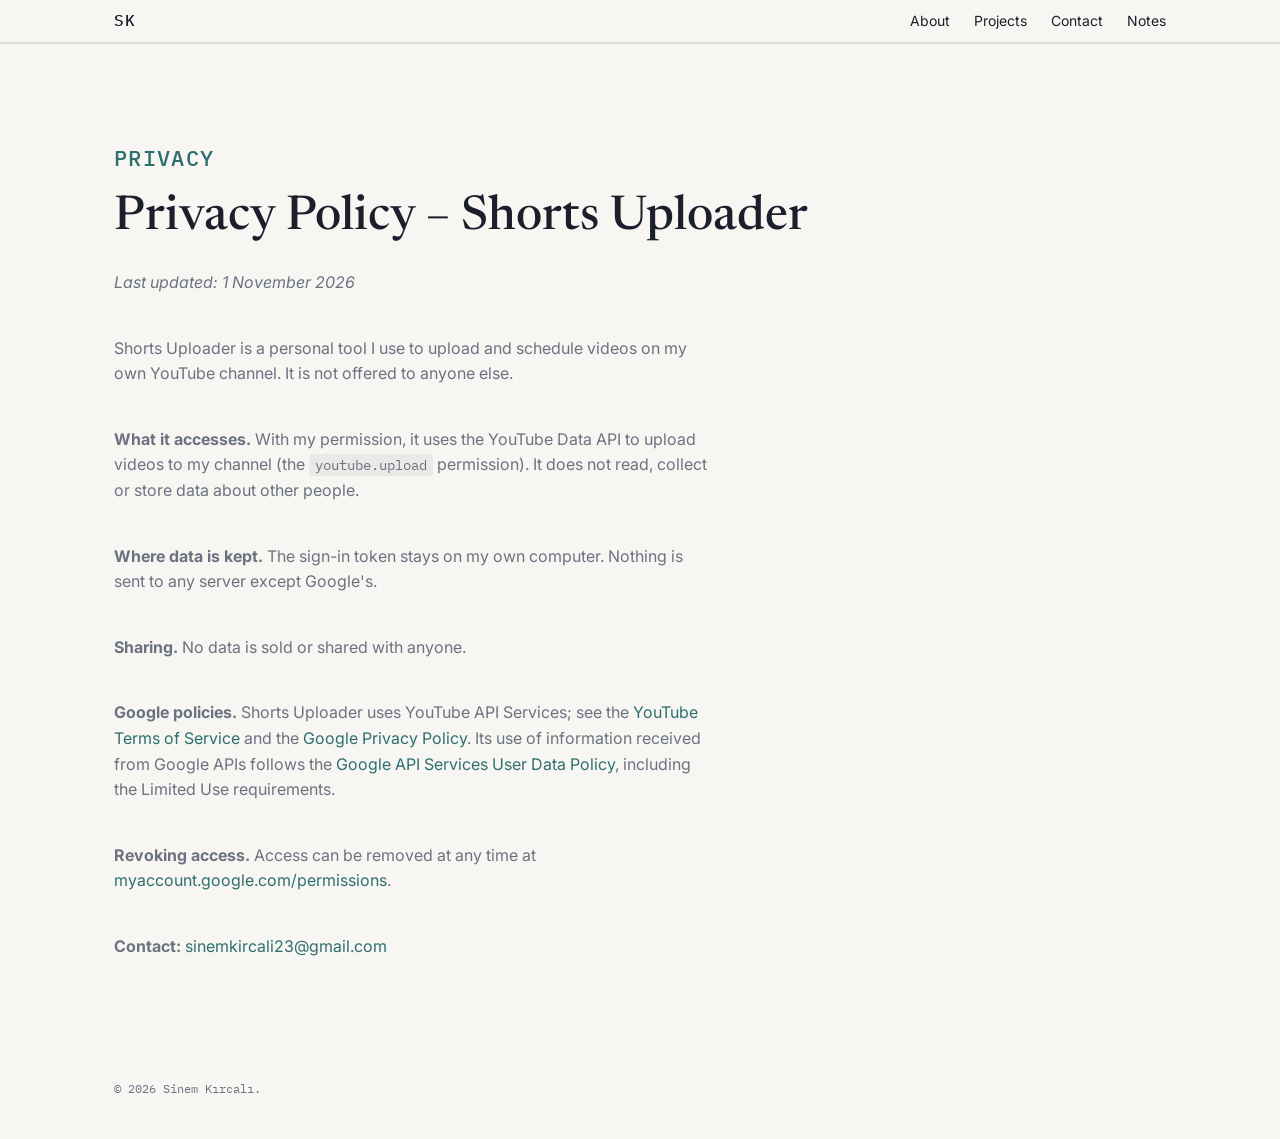
<file: privacy/index.html>
<!DOCTYPE html>
<html lang="en">
<head>
<meta charset="UTF-8" />
<meta name="viewport" content="width=device-width, initial-scale=1.0" />
<title>Privacy Policy – Shorts Uploader</title>
<meta name="description" content="Privacy policy for Shorts Uploader, a personal tool Sinem Kırcalı uses to upload videos to her own YouTube channel." />

<link rel="preconnect" href="https://fonts.googleapis.com" />
<link rel="preconnect" href="https://fonts.gstatic.com" crossorigin />
<link href="https://fonts.googleapis.com/css2?family=Newsreader:ital,opsz,wght@0,6..72,400;0,6..72,500;0,6..72,600;1,6..72,400&family=Inter:wght@400;500;600&family=IBM+Plex+Mono:wght@400;500&display=swap" rel="stylesheet" />

<link rel="stylesheet" href="../css/style.css" />
</head>
<body>

<a class="skip-link" href="#main">Skip to content</a>

<nav class="nav" aria-label="Primary">
  <div class="nav-inner">
    <a class="nav-mark" href="../index.html">SK</a>
    <ul class="nav-links">
      <li><a href="../index.html#about">About</a></li>
      <li><a href="../index.html#projects">Projects</a></li>
      <li><a href="../index.html#contact">Contact</a></li>
      <li><a href="../notes.html">Notes</a></li>
    </ul>
  </div>
</nav>

<main id="main">
  <section class="section">
    <div class="section-inner">
      <p class="section-label">Privacy</p>
      <h1 class="section-title">Privacy Policy – Shorts Uploader</h1>
      <p class="section-intro"><em>Last updated: 1 November 2026</em></p>

      <p class="section-intro">
        Shorts Uploader is a personal tool I use to upload and schedule videos on my own YouTube
        channel. It is not offered to anyone else.
      </p>
      <p class="section-intro">
        <strong>What it accesses.</strong> With my permission, it uses the YouTube Data API to
        upload videos to my channel (the <code>youtube.upload</code> permission). It does not read,
        collect or store data about other people.
      </p>
      <p class="section-intro">
        <strong>Where data is kept.</strong> The sign-in token stays on my own computer. Nothing is
        sent to any server except Google's.
      </p>
      <p class="section-intro">
        <strong>Sharing.</strong> No data is sold or shared with anyone.
      </p>
      <p class="section-intro">
        <strong>Google policies.</strong> Shorts Uploader uses YouTube API Services; see the
        <a href="https://www.youtube.com/t/terms">YouTube Terms of Service</a> and the
        <a href="https://policies.google.com/privacy">Google Privacy Policy</a>. Its use of
        information received from Google APIs follows the
        <a href="https://developers.google.com/terms/api-services-user-data-policy">Google API Services User Data Policy</a>,
        including the Limited Use requirements.
      </p>
      <p class="section-intro">
        <strong>Revoking access.</strong> Access can be removed at any time at
        <a href="https://myaccount.google.com/permissions">myaccount.google.com/permissions</a>.
      </p>
      <p class="section-intro">
        <strong>Contact:</strong> <a href="mailto:sinemkircali23@gmail.com">sinemkircali23@gmail.com</a>
      </p>
    </div>
  </section>
</main>

<footer class="footer">
  <div class="section-inner">
    <p>&copy; 2026 Sinem Kırcalı.</p>
  </div>
</footer>

</body>
</html>
</file>
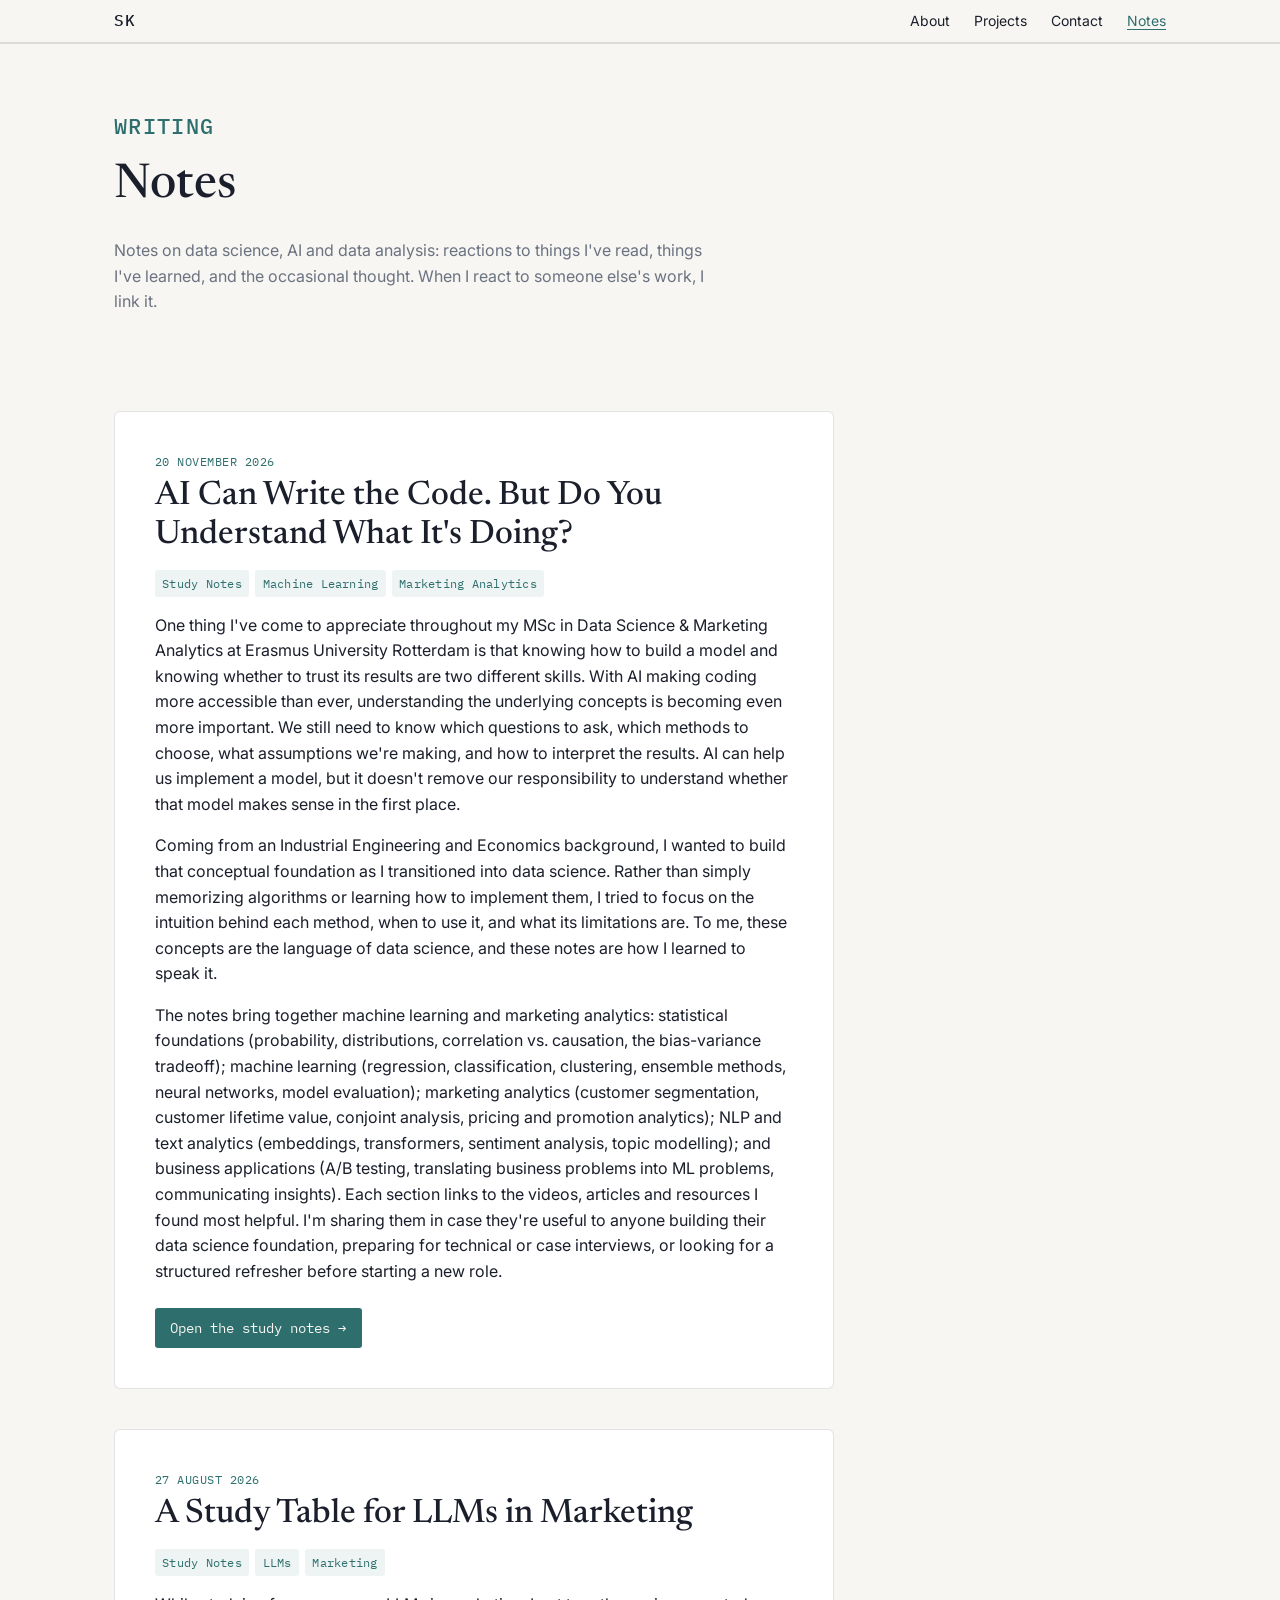
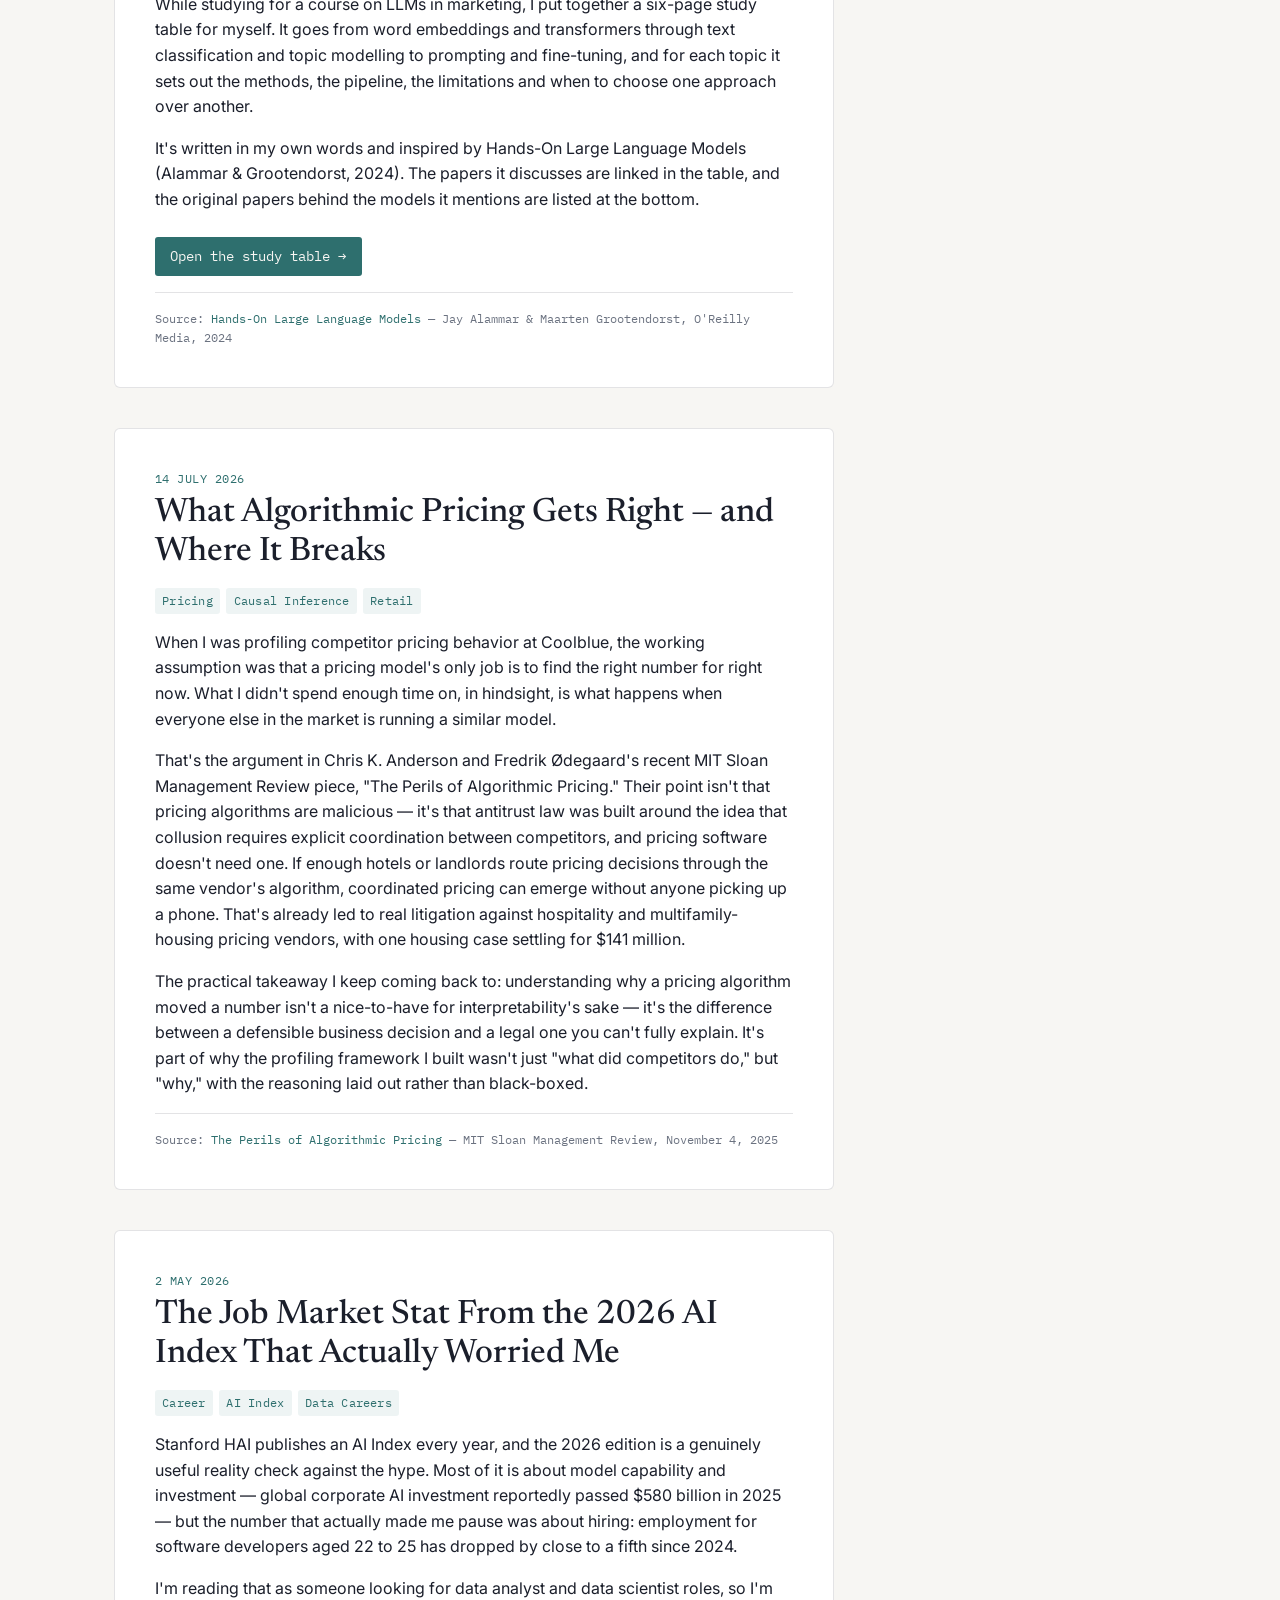
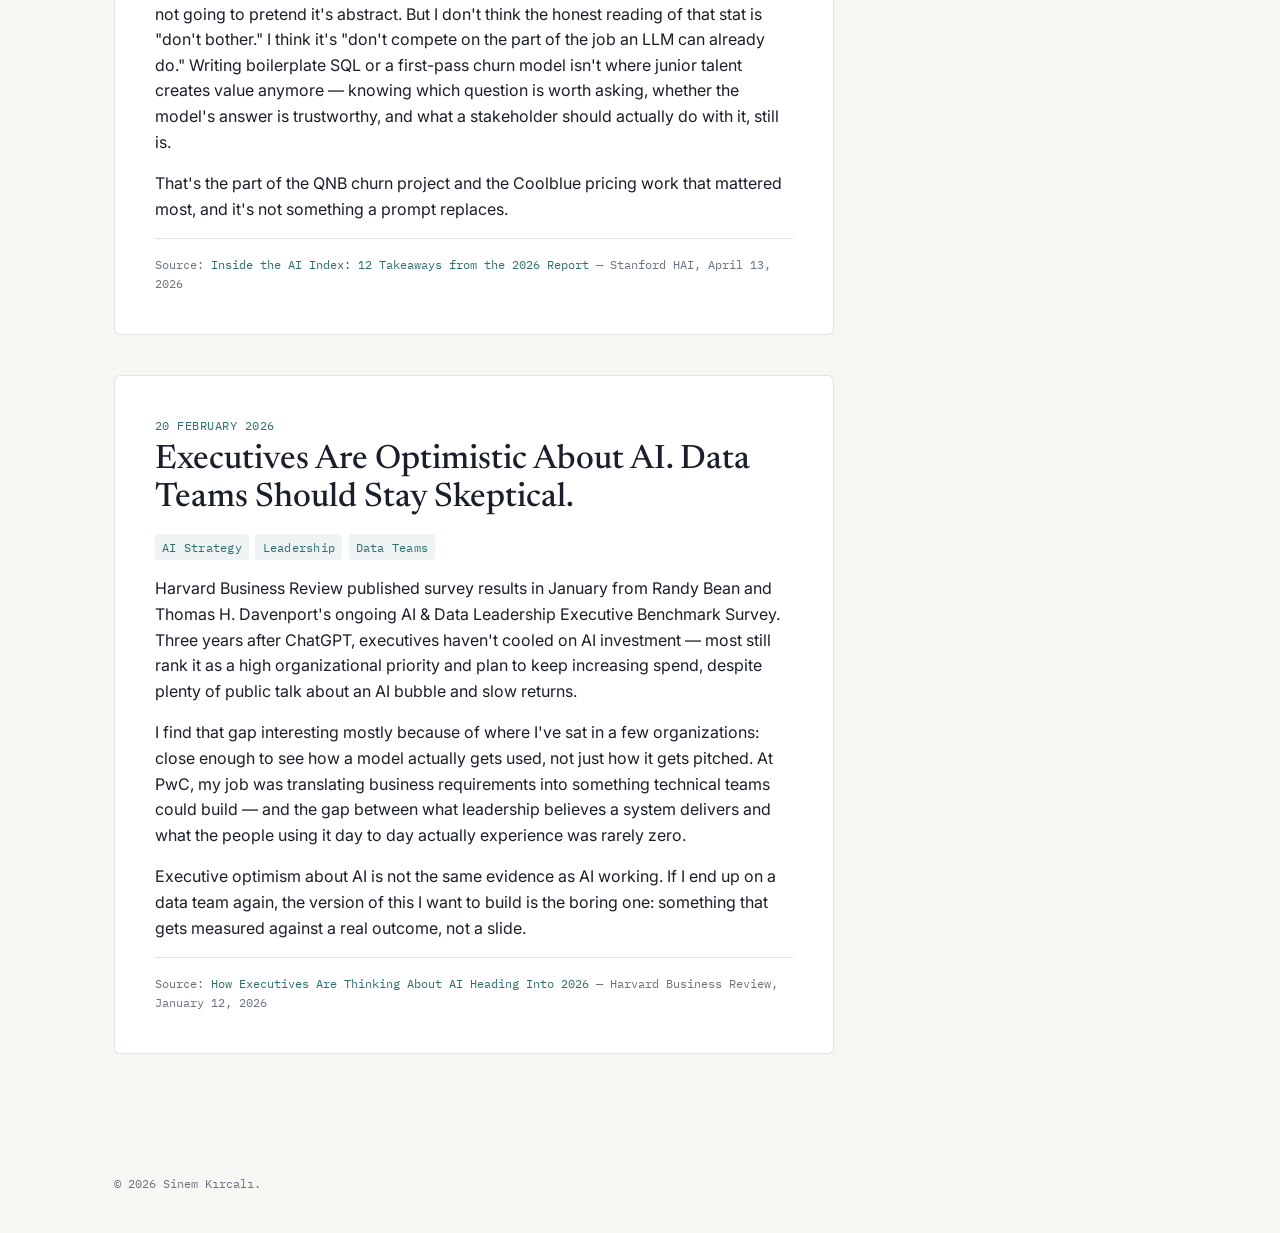
<file: notes.html>
<!DOCTYPE html>
<html lang="en">
<head>
<meta charset="UTF-8" />
<meta name="viewport" content="width=device-width, initial-scale=1.0" />
<title>Notes — Sinem Kırcalı</title>
<meta name="description" content="Notes from Sinem Kırcalı on data science, AI and data analysis: reactions to things read, things learned, and the occasional thought." />

<link rel="preconnect" href="https://fonts.googleapis.com" />
<link rel="preconnect" href="https://fonts.gstatic.com" crossorigin />
<link href="https://fonts.googleapis.com/css2?family=Newsreader:ital,opsz,wght@0,6..72,400;0,6..72,500;0,6..72,600;1,6..72,400&family=Inter:wght@400;500;600&family=IBM+Plex+Mono:wght@400;500&display=swap" rel="stylesheet" />

<link rel="stylesheet" href="css/style.css" />
</head>
<body>

<a class="skip-link" href="#main">Skip to content</a>

<nav class="nav" aria-label="Primary">
  <div class="nav-inner">
    <a class="nav-mark" href="index.html">SK</a>
    <ul class="nav-links">
      <li><a href="index.html#about">About</a></li>
      <li><a href="index.html#projects">Projects</a></li>
      <li><a href="index.html#contact">Contact</a></li>
      <li><a href="notes.html" aria-current="page">Notes</a></li>
    </ul>
  </div>
</nav>

<main id="main">
  <section class="section notes-hero">
    <div class="section-inner">
      <p class="section-label">Writing</p>
      <h1 class="section-title">Notes</h1>
      <p class="section-intro">
        Notes on data science, AI and data analysis: reactions to things I've read, things I've
        learned, and the occasional thought. When I react to someone else's work, I link it.
      </p>
    </div>
  </section>

  <section class="section notes-list-section">
    <div class="section-inner">
      <div id="posts-list" class="posts-list">
        <!-- Populated by js/notes.js from data/posts.js -->
      </div>
    </div>
  </section>
</main>

<footer class="footer">
  <div class="section-inner">
    <p>&copy; 2026 Sinem Kırcalı.</p>
  </div>
</footer>

<script src="data/posts.js"></script>
<script src="js/notes.js"></script>
</body>
</html>
</file>
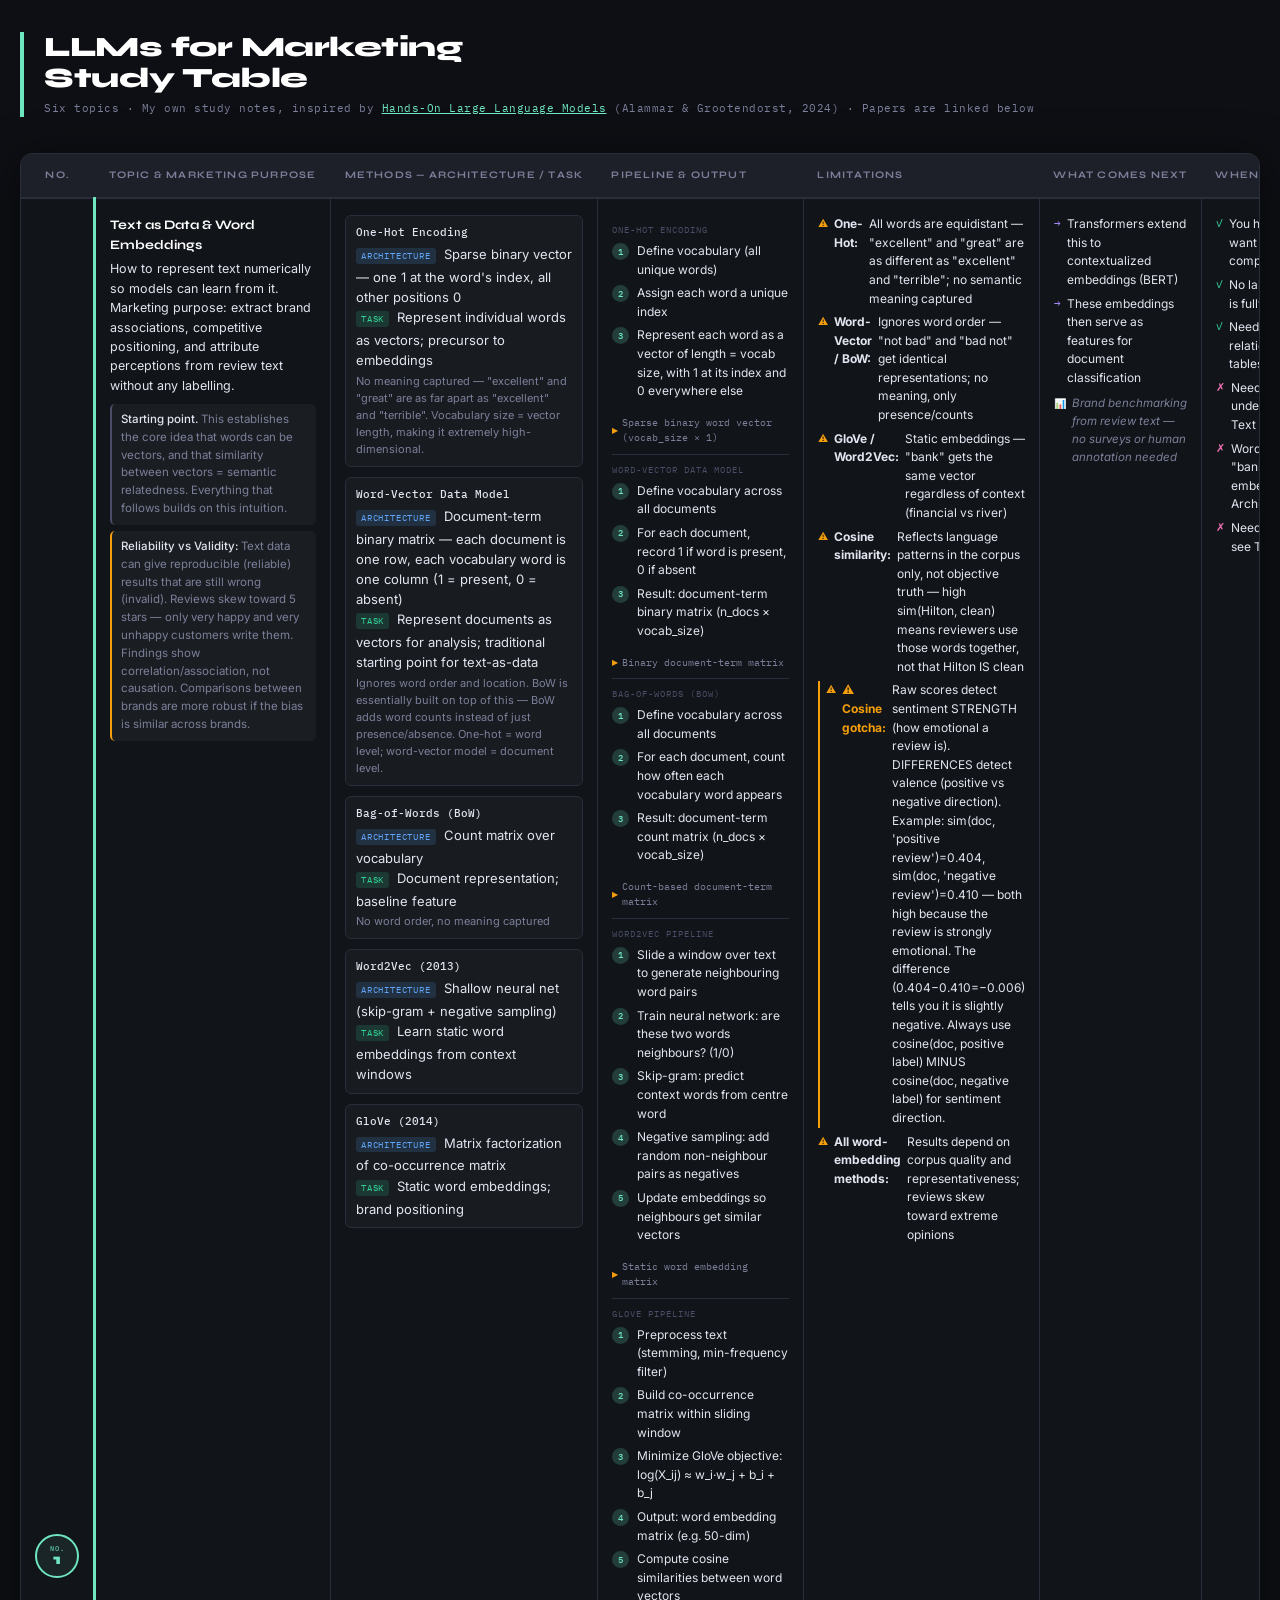
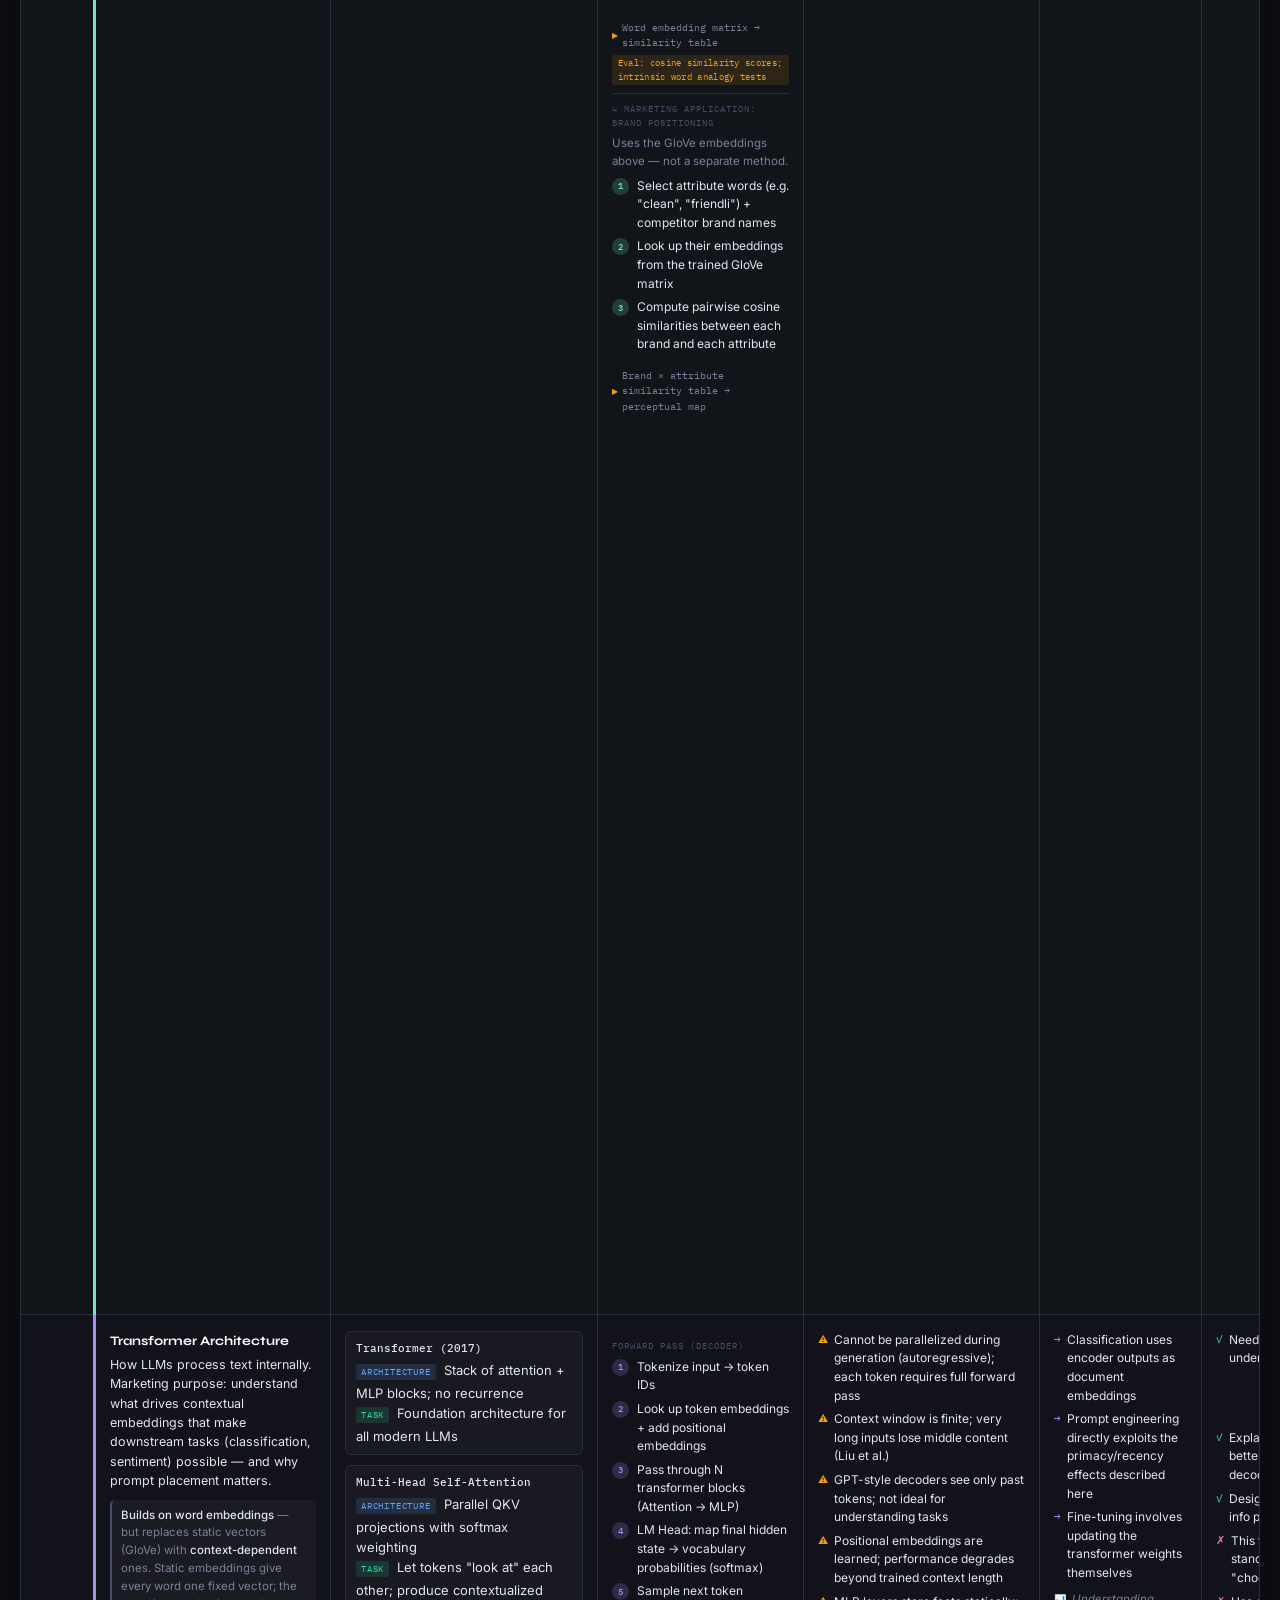
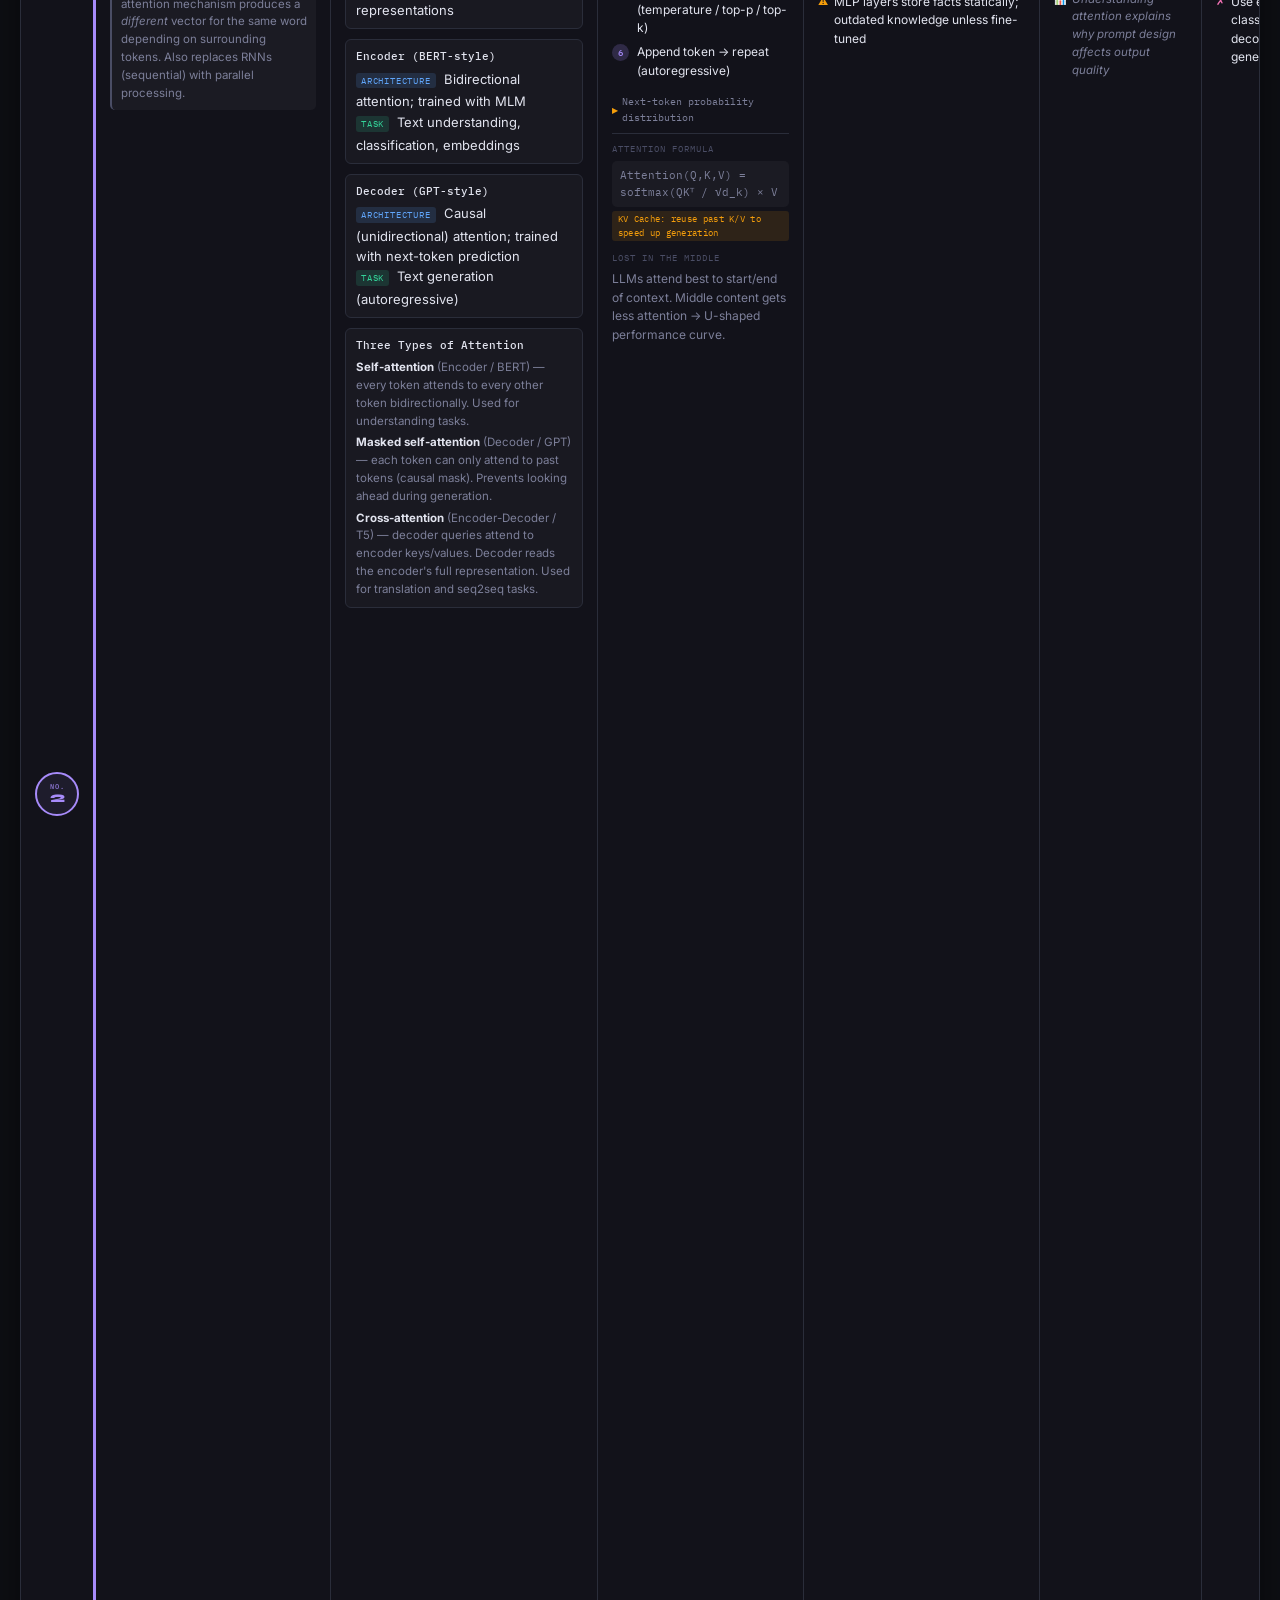
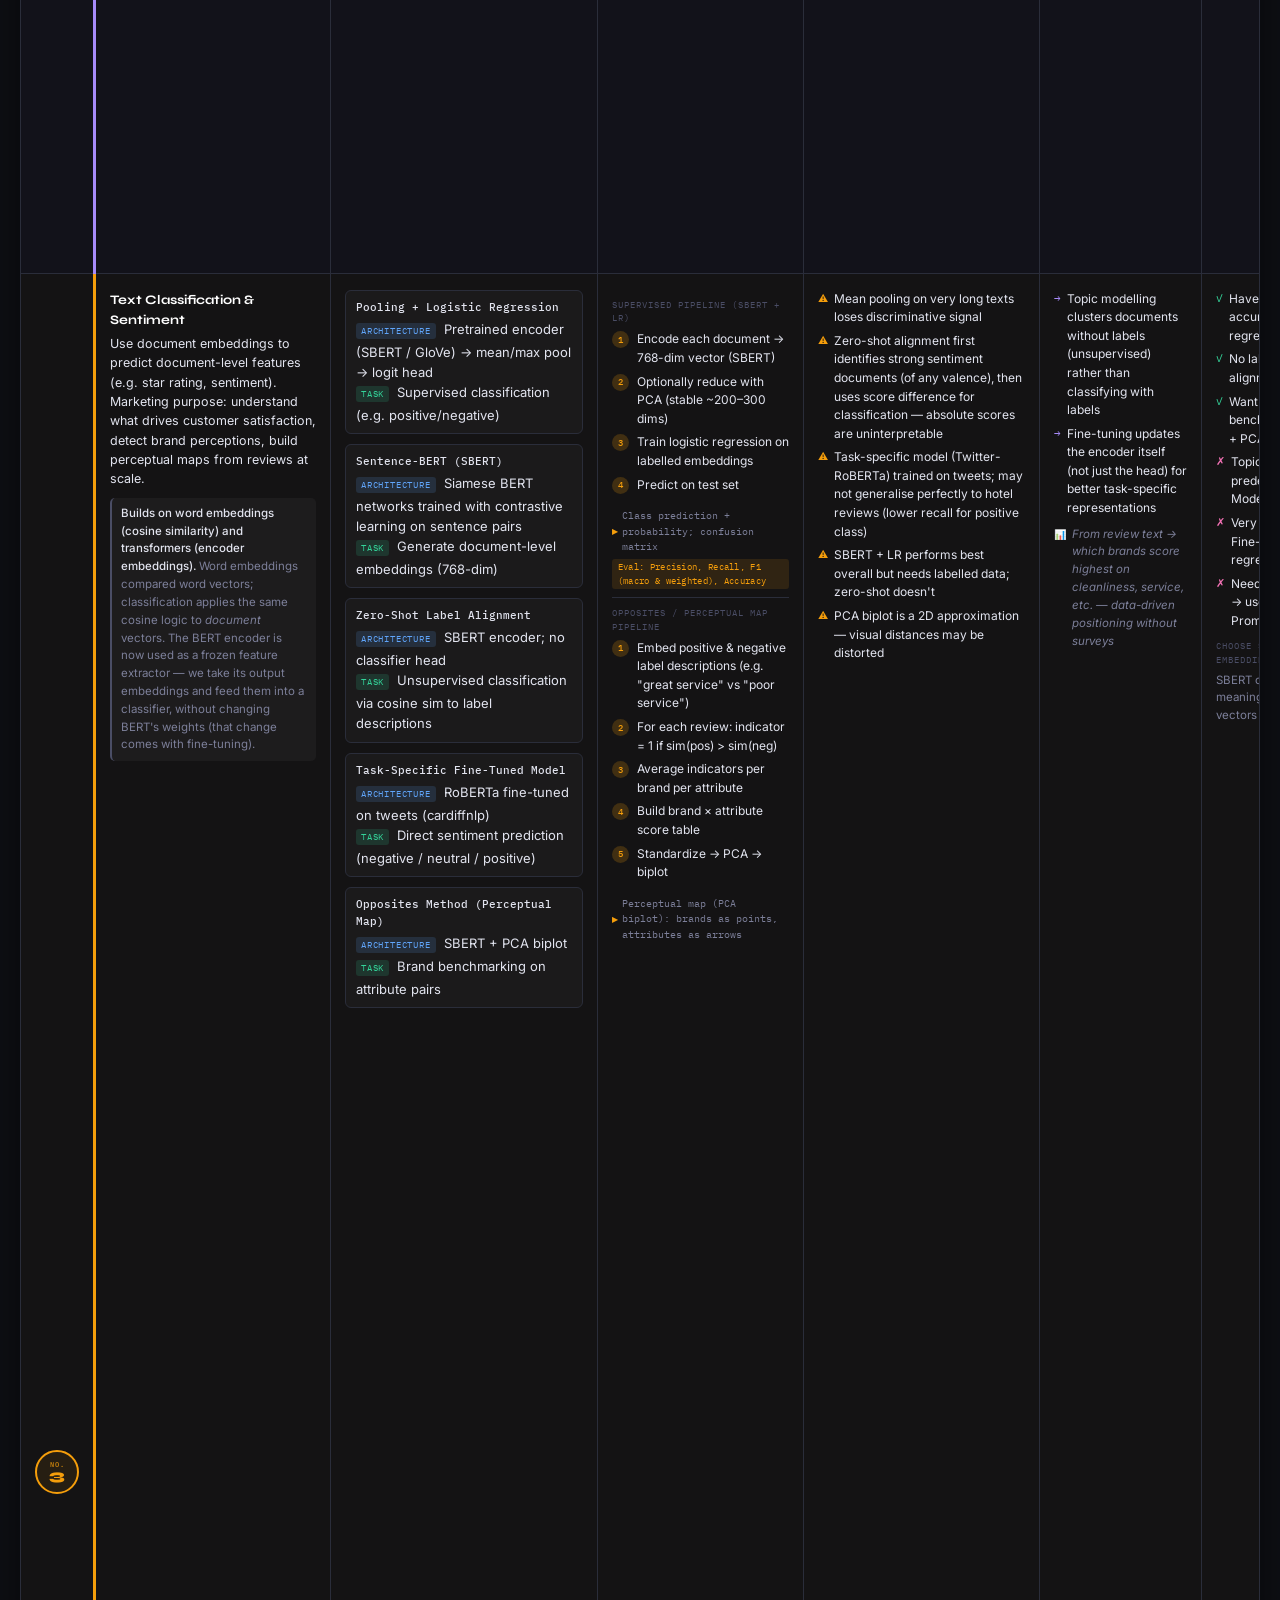
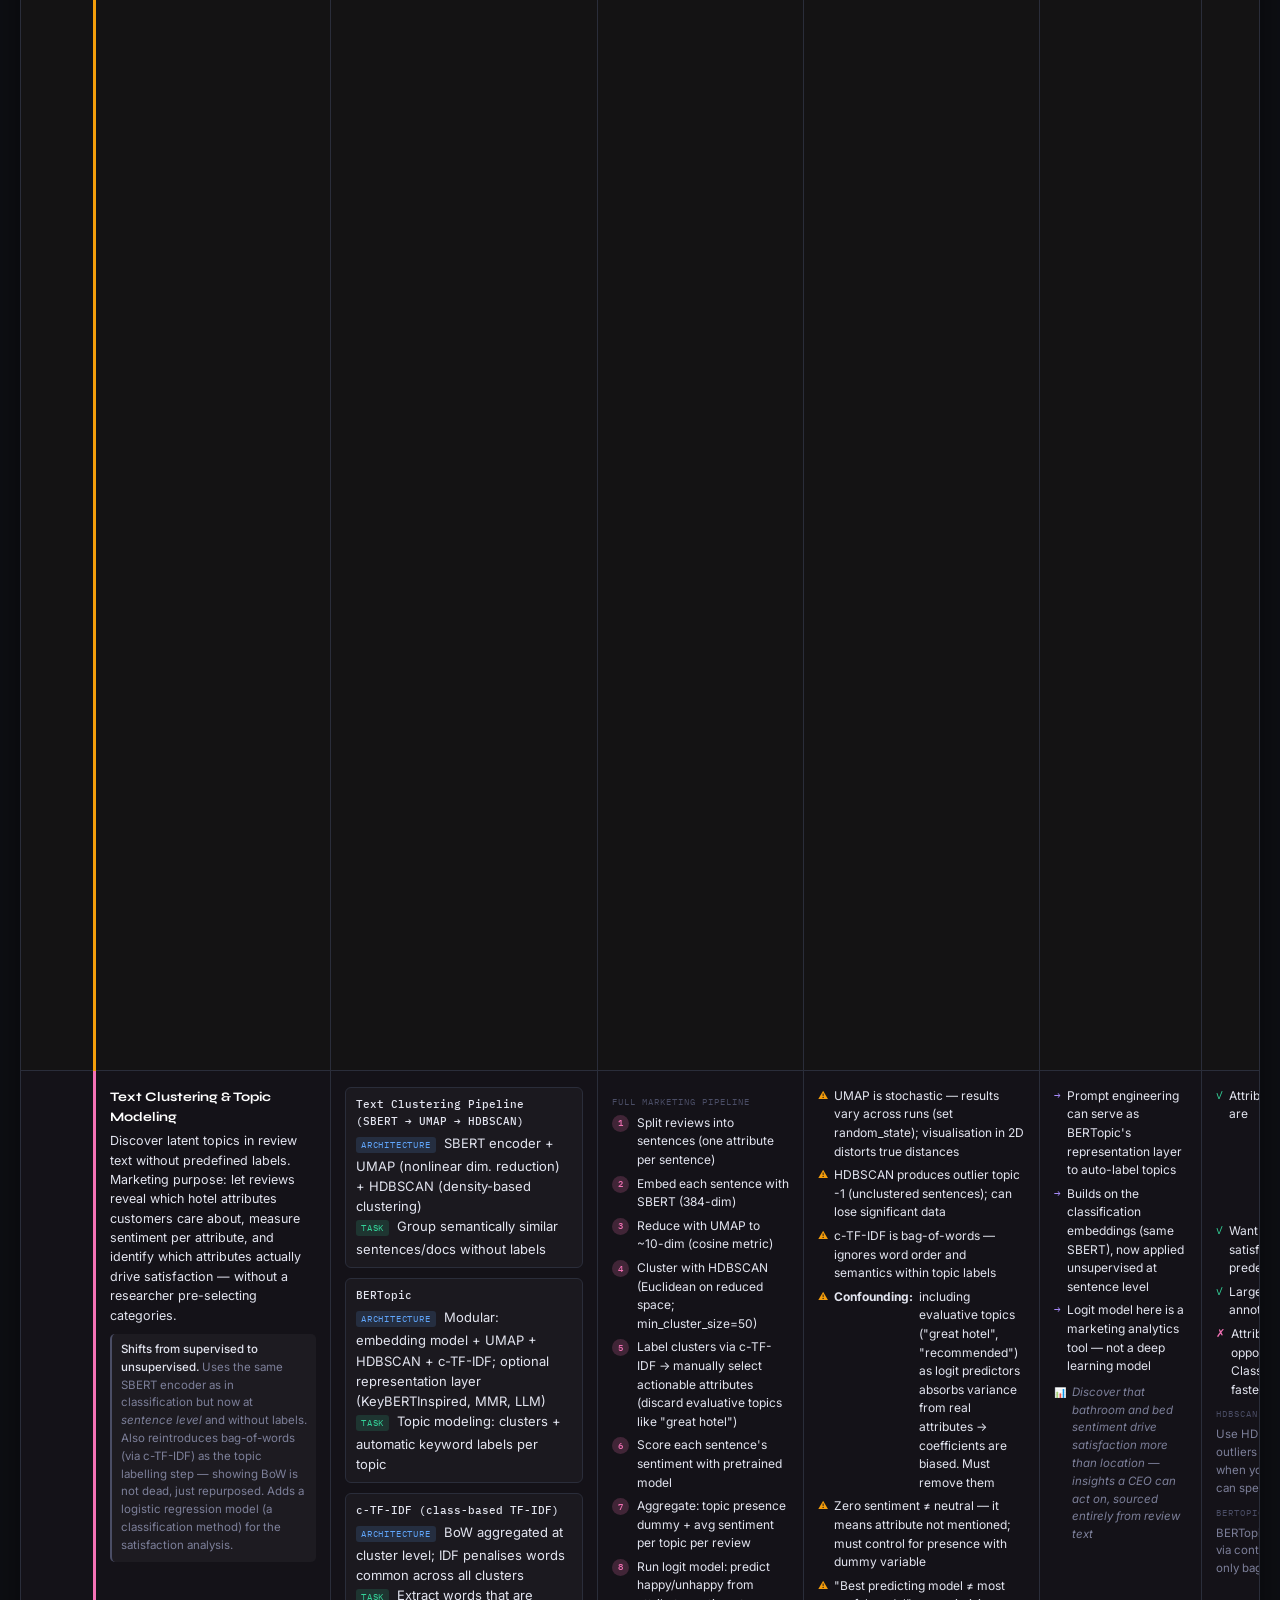
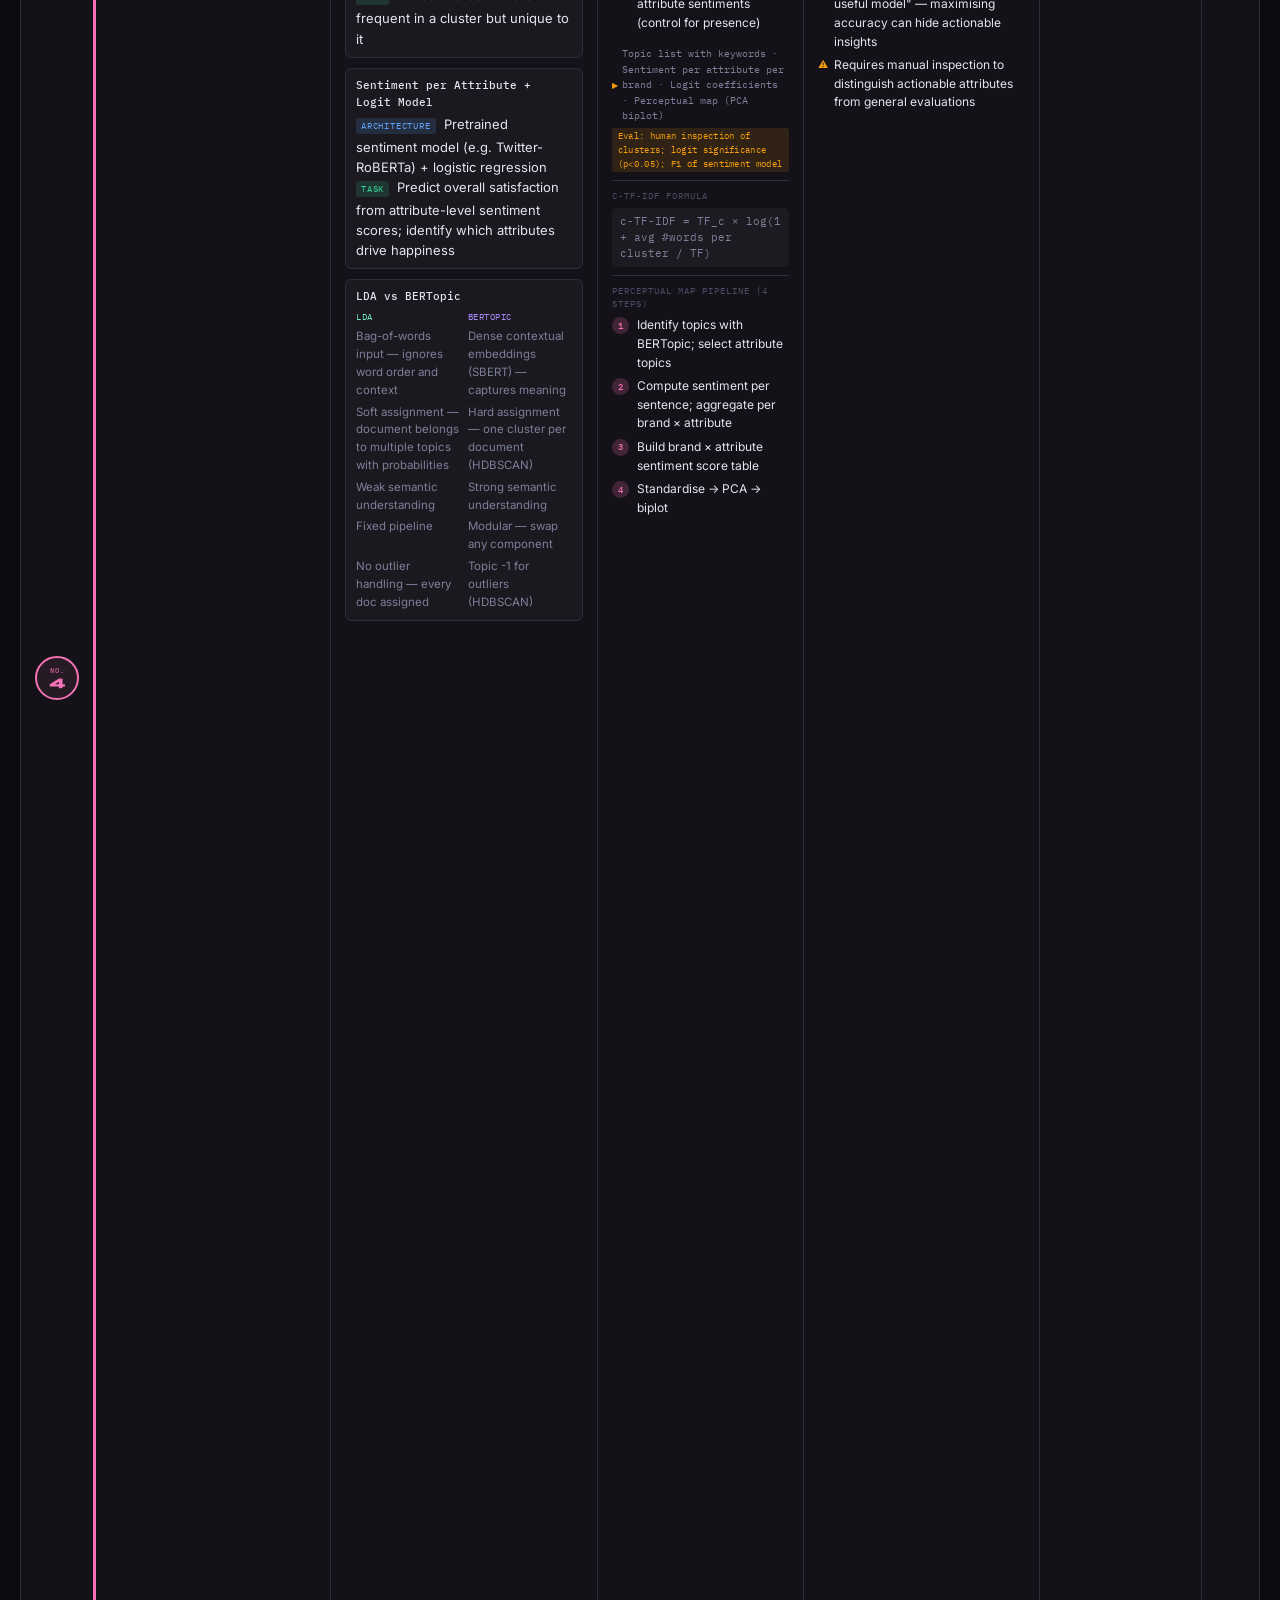
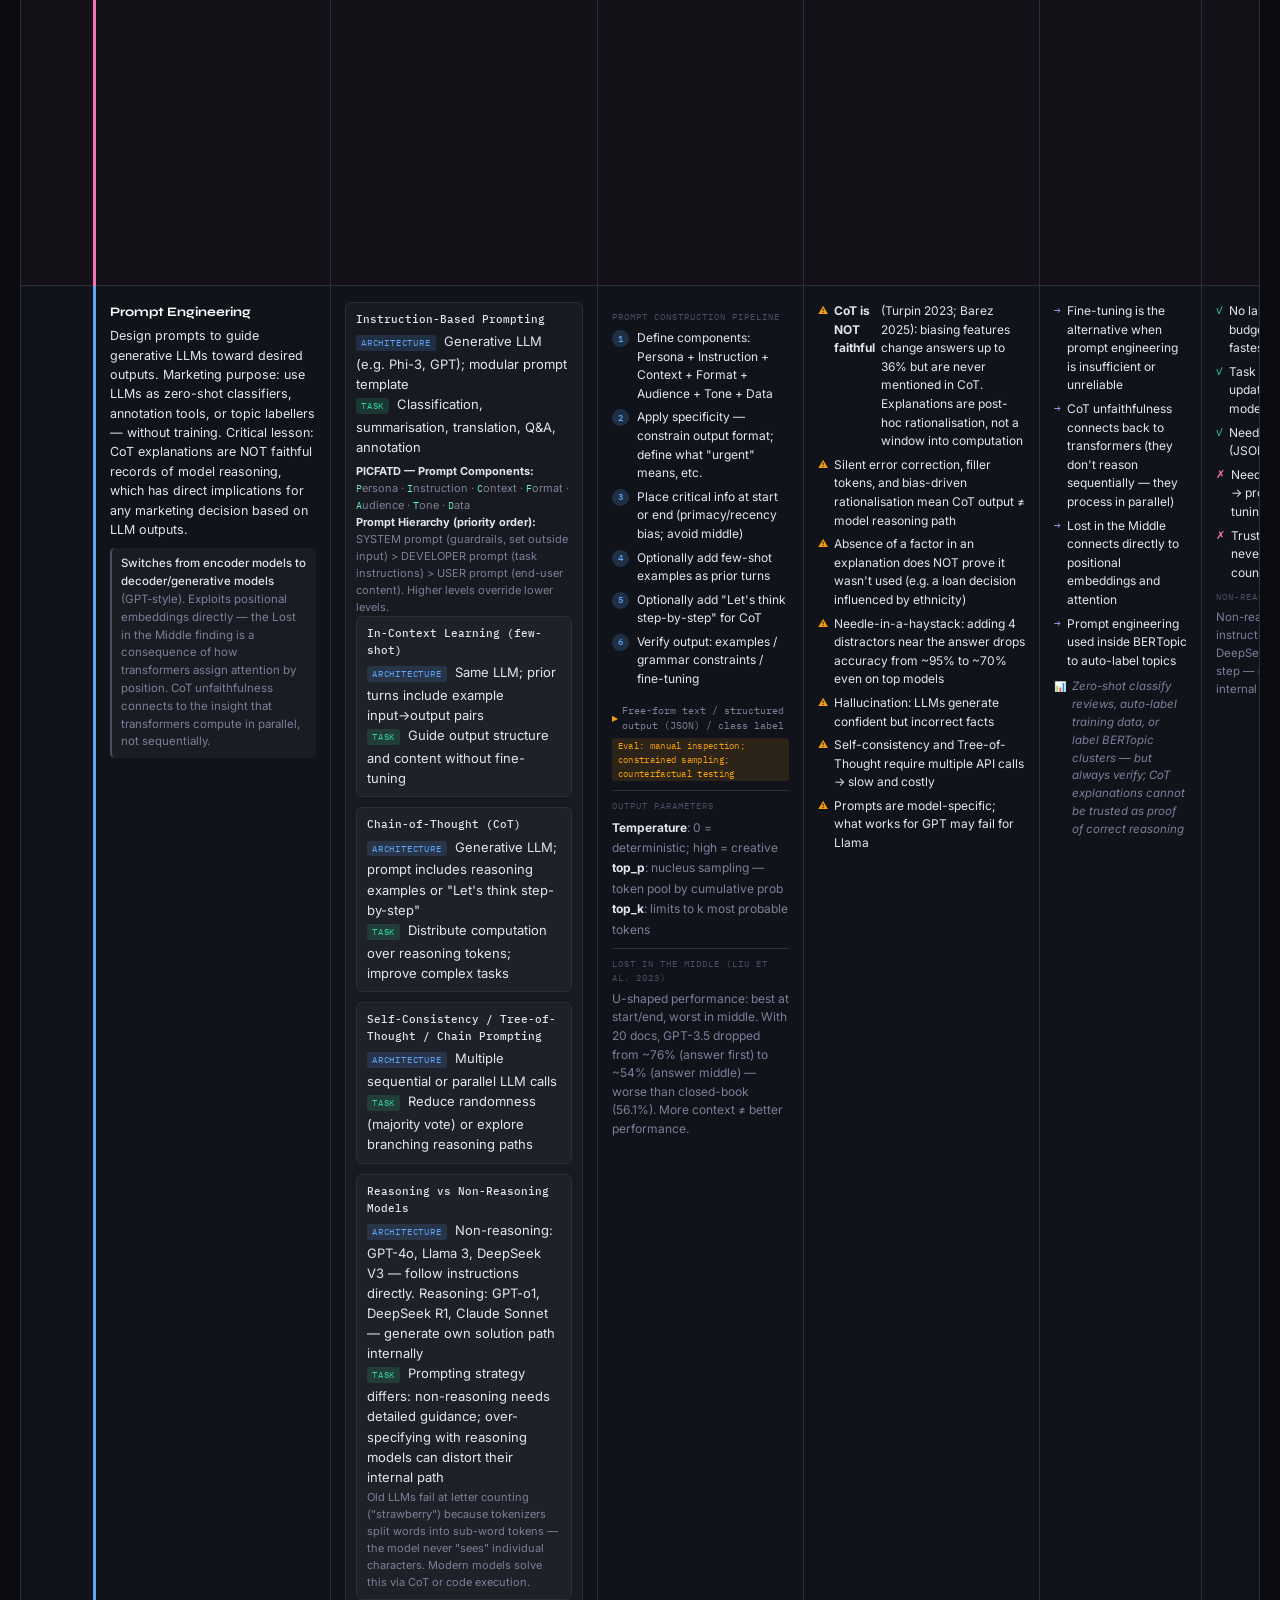
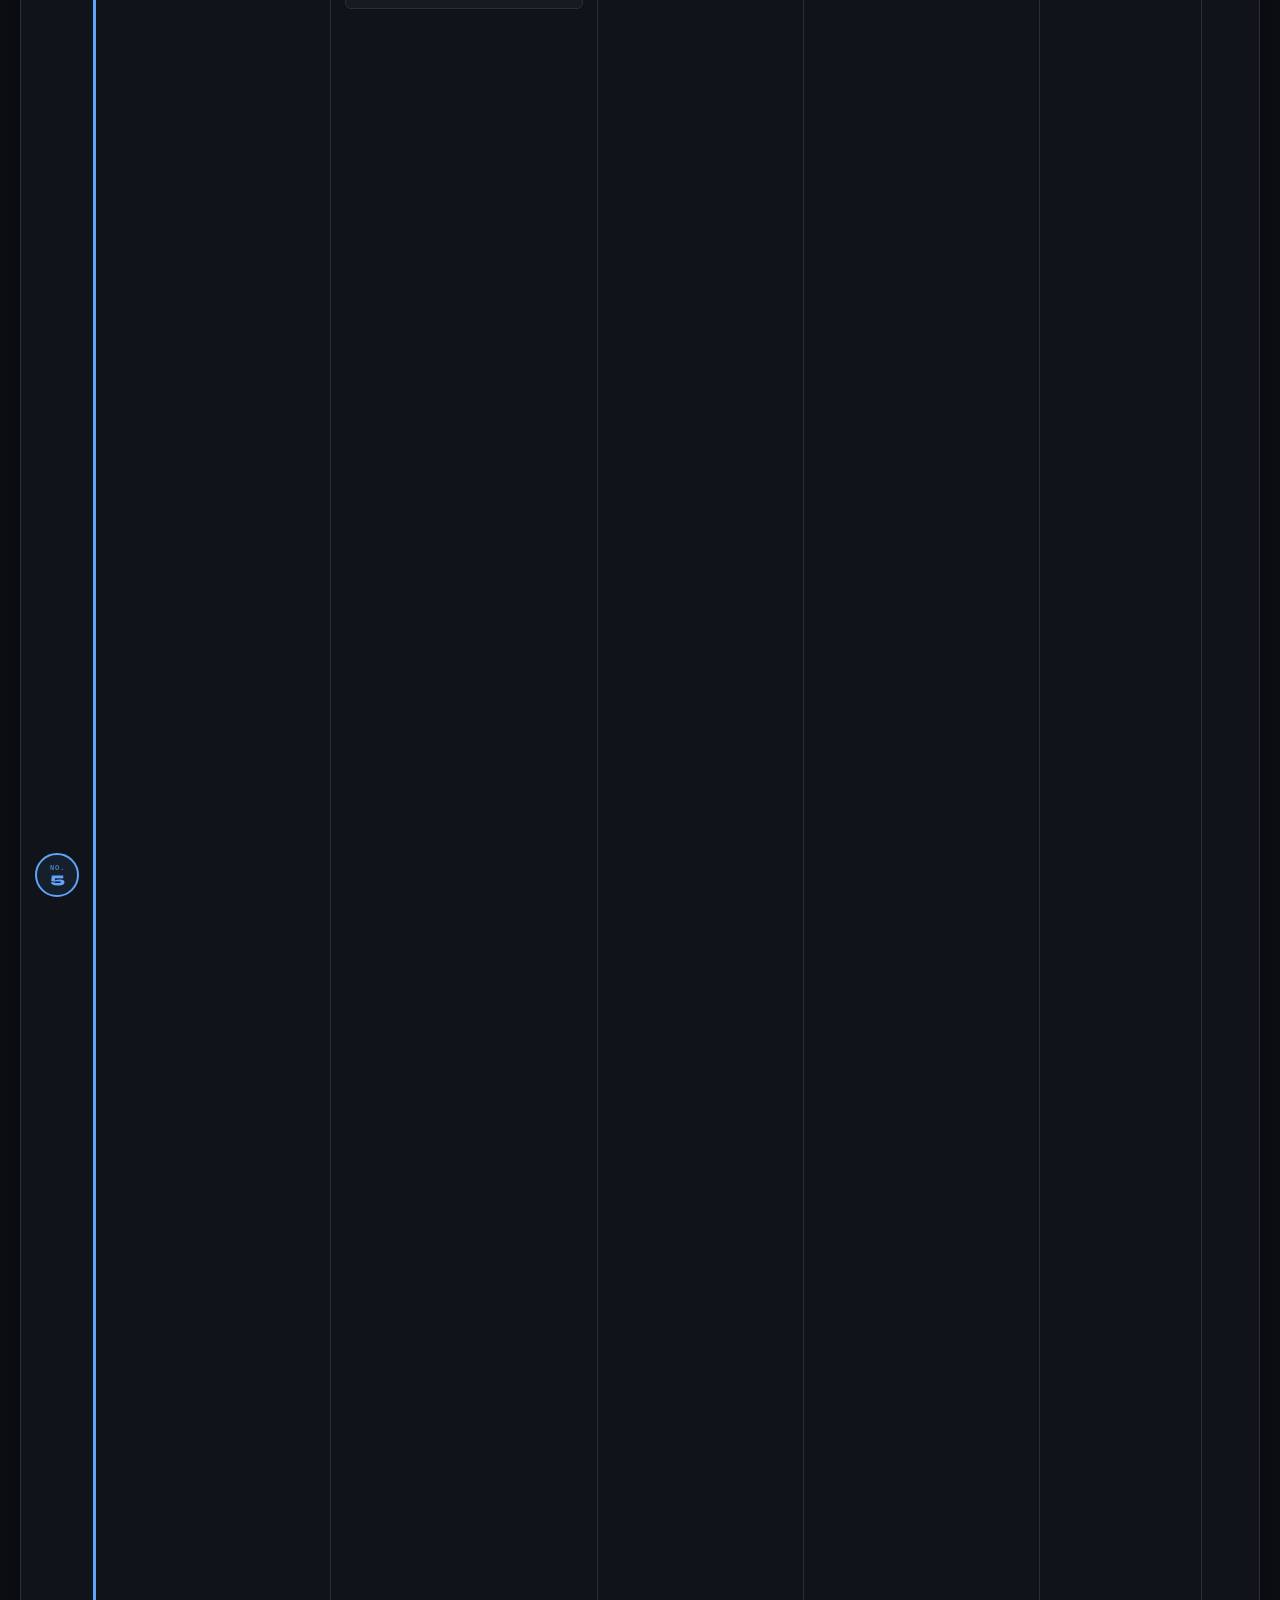
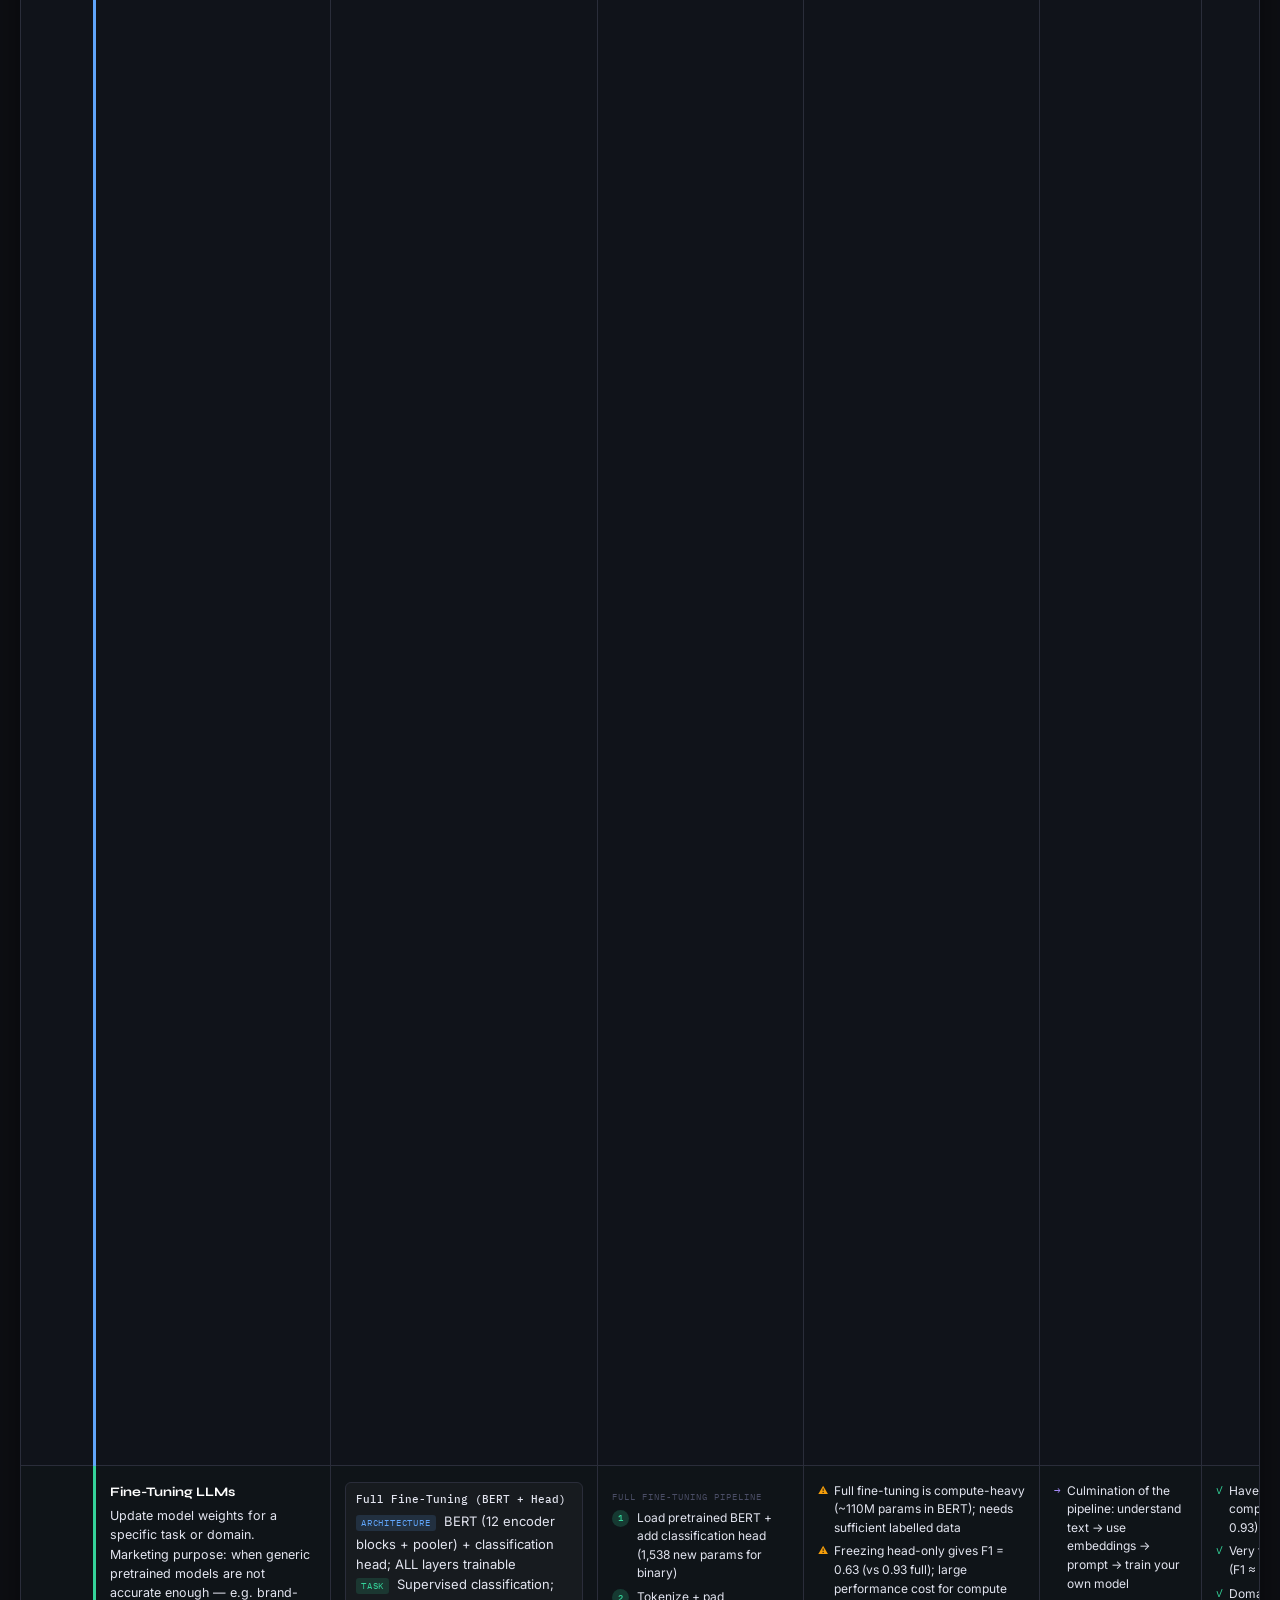
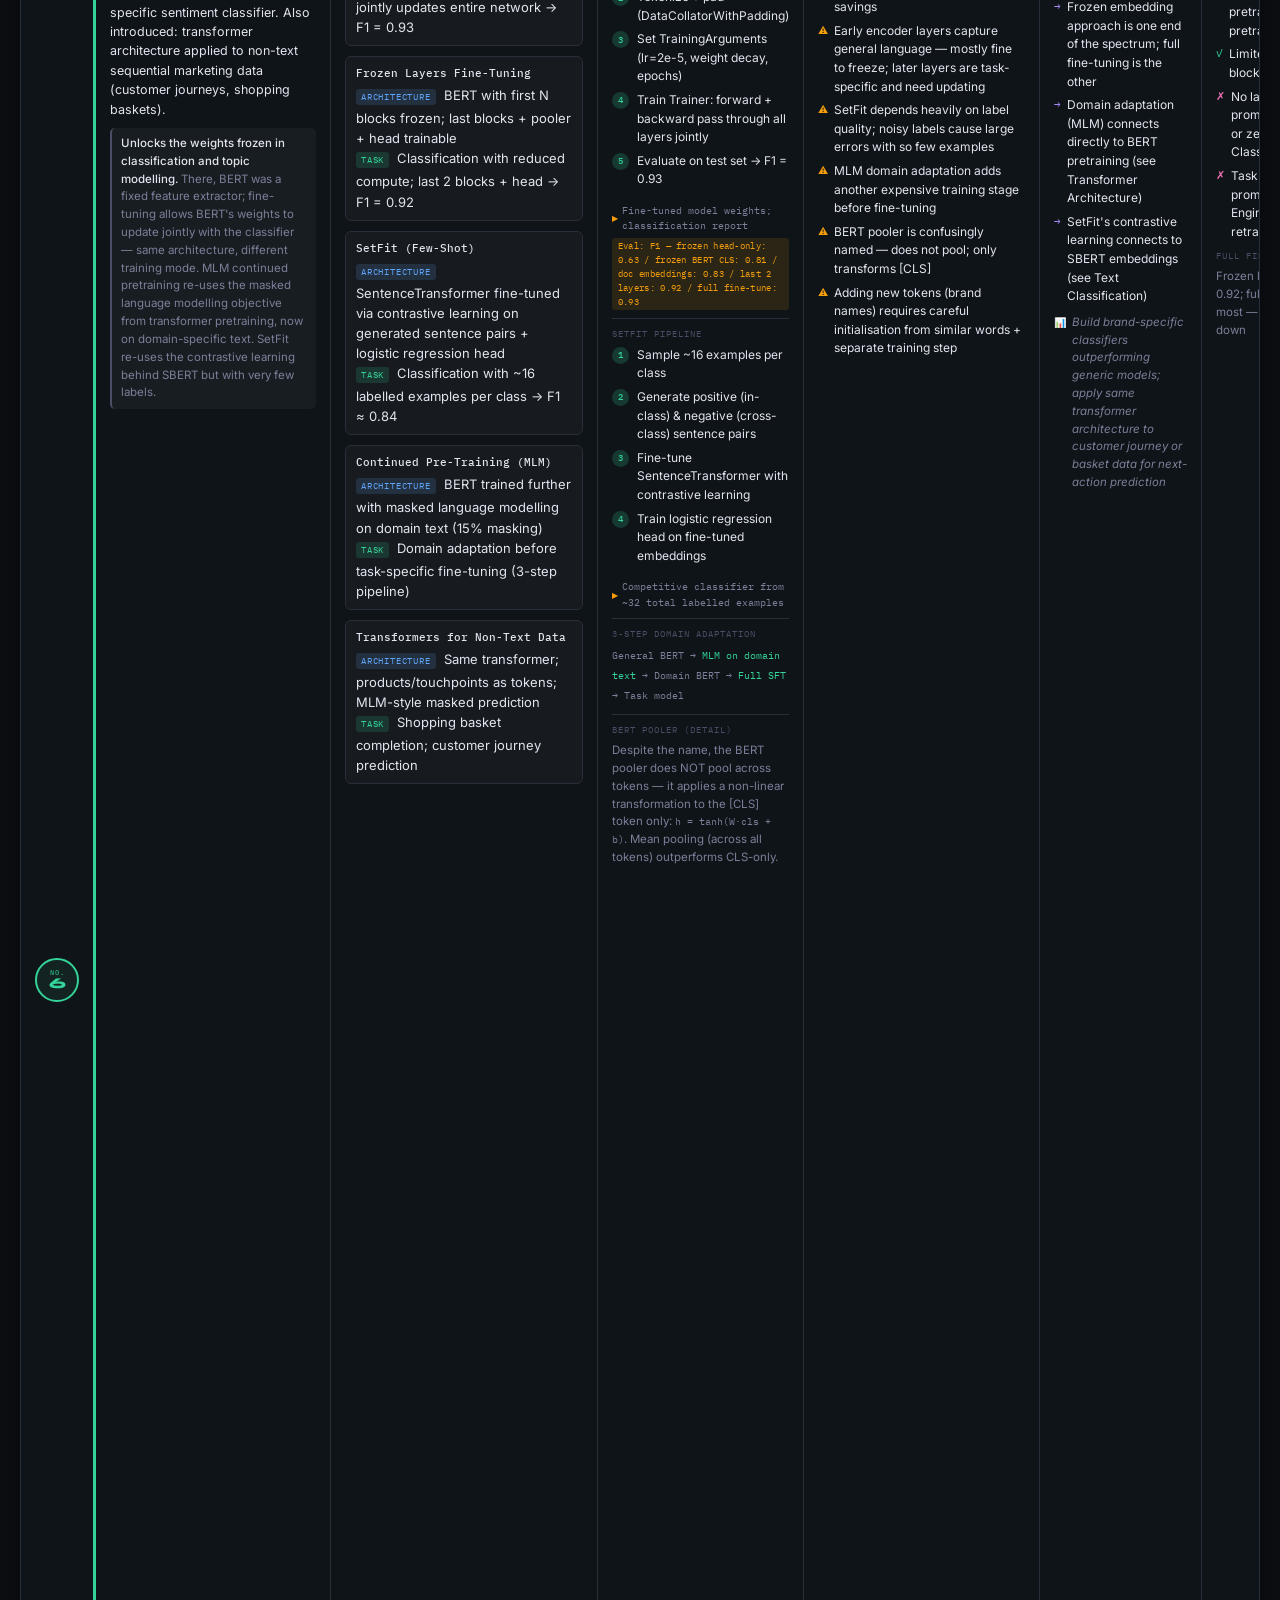
<file: notes/llm-marketing-exam-table.html>
<!DOCTYPE html>
<html lang="en">
<head>
<meta charset="UTF-8" />
<meta name="viewport" content="width=device-width, initial-scale=1.0" />
<title>Moved — LLMs for Marketing study table</title>
<meta http-equiv="refresh" content="0; url=llm-marketing-study-table.html" />
<link rel="canonical" href="llm-marketing-study-table.html" />
<meta name="robots" content="noindex" />
</head>
<body>
<p>This page has moved to <a href="llm-marketing-study-table.html">the study table</a>.</p>
</body>
</html>
</file>
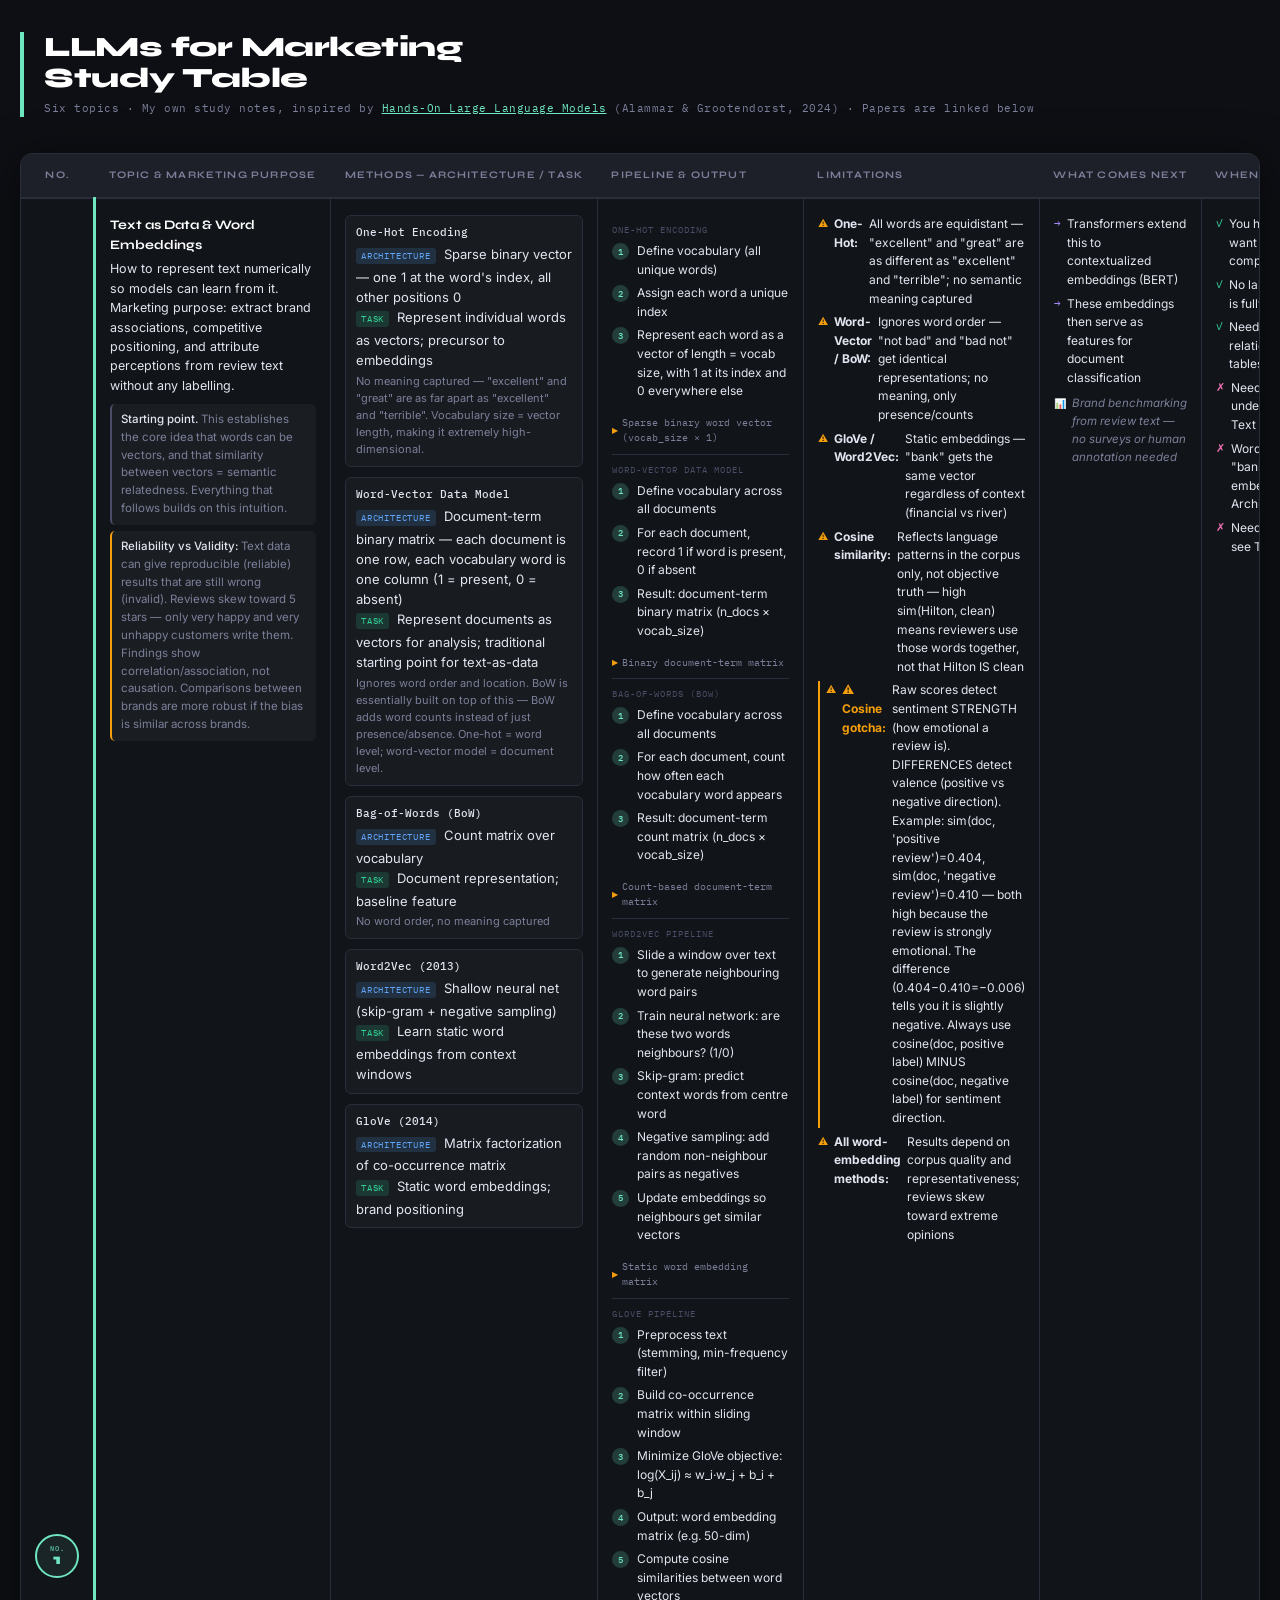
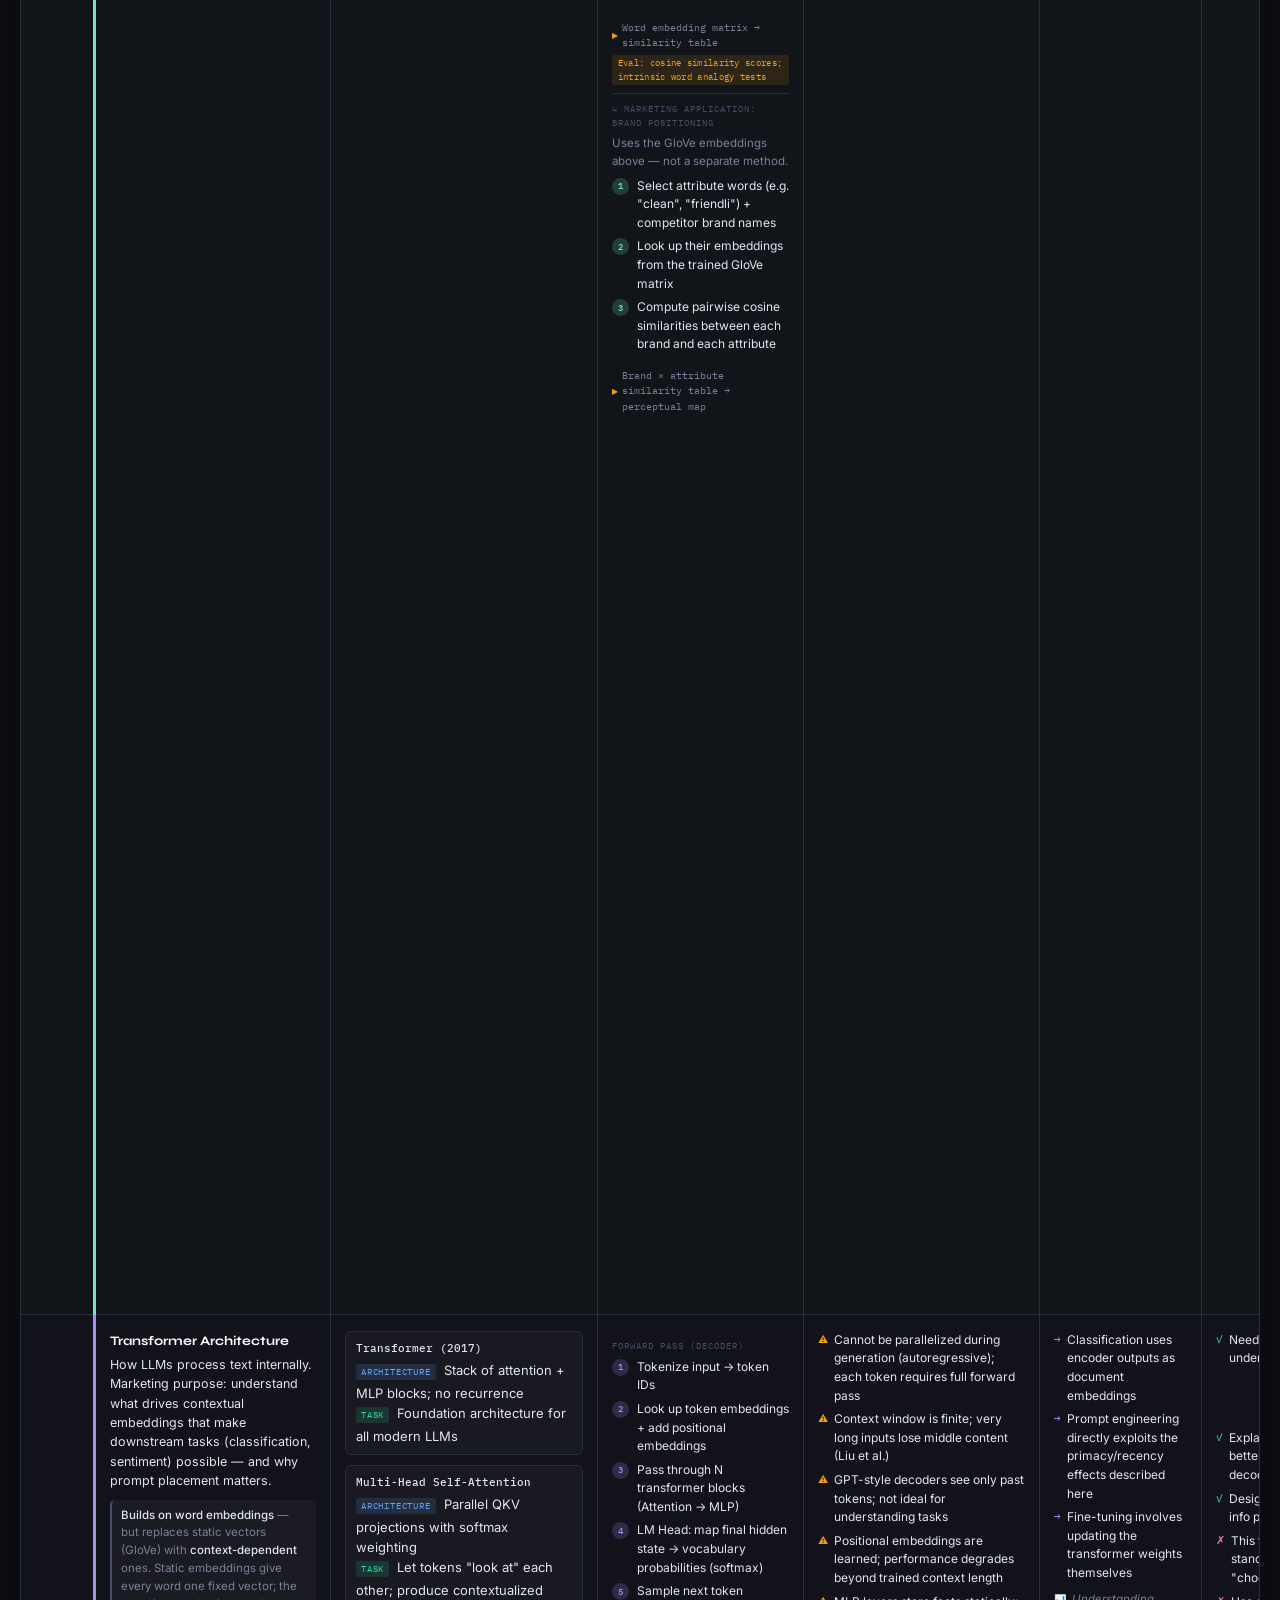
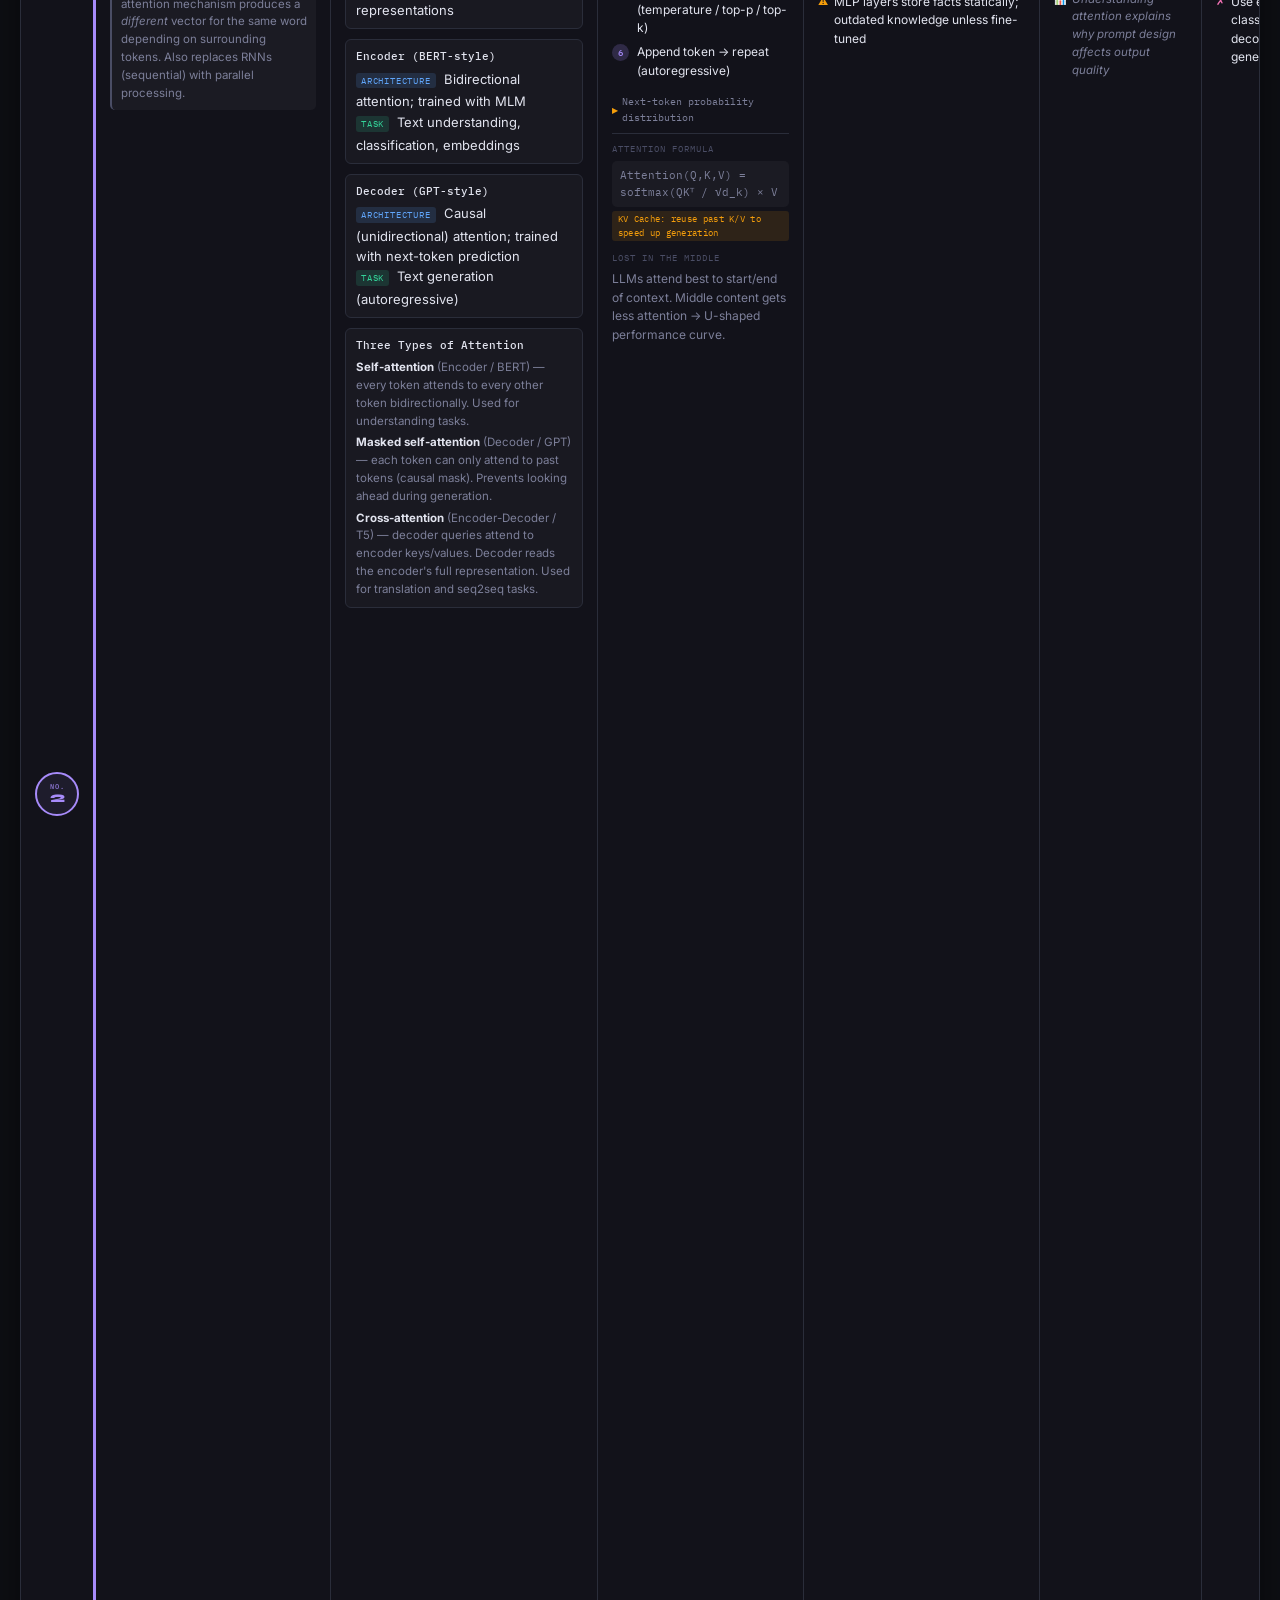
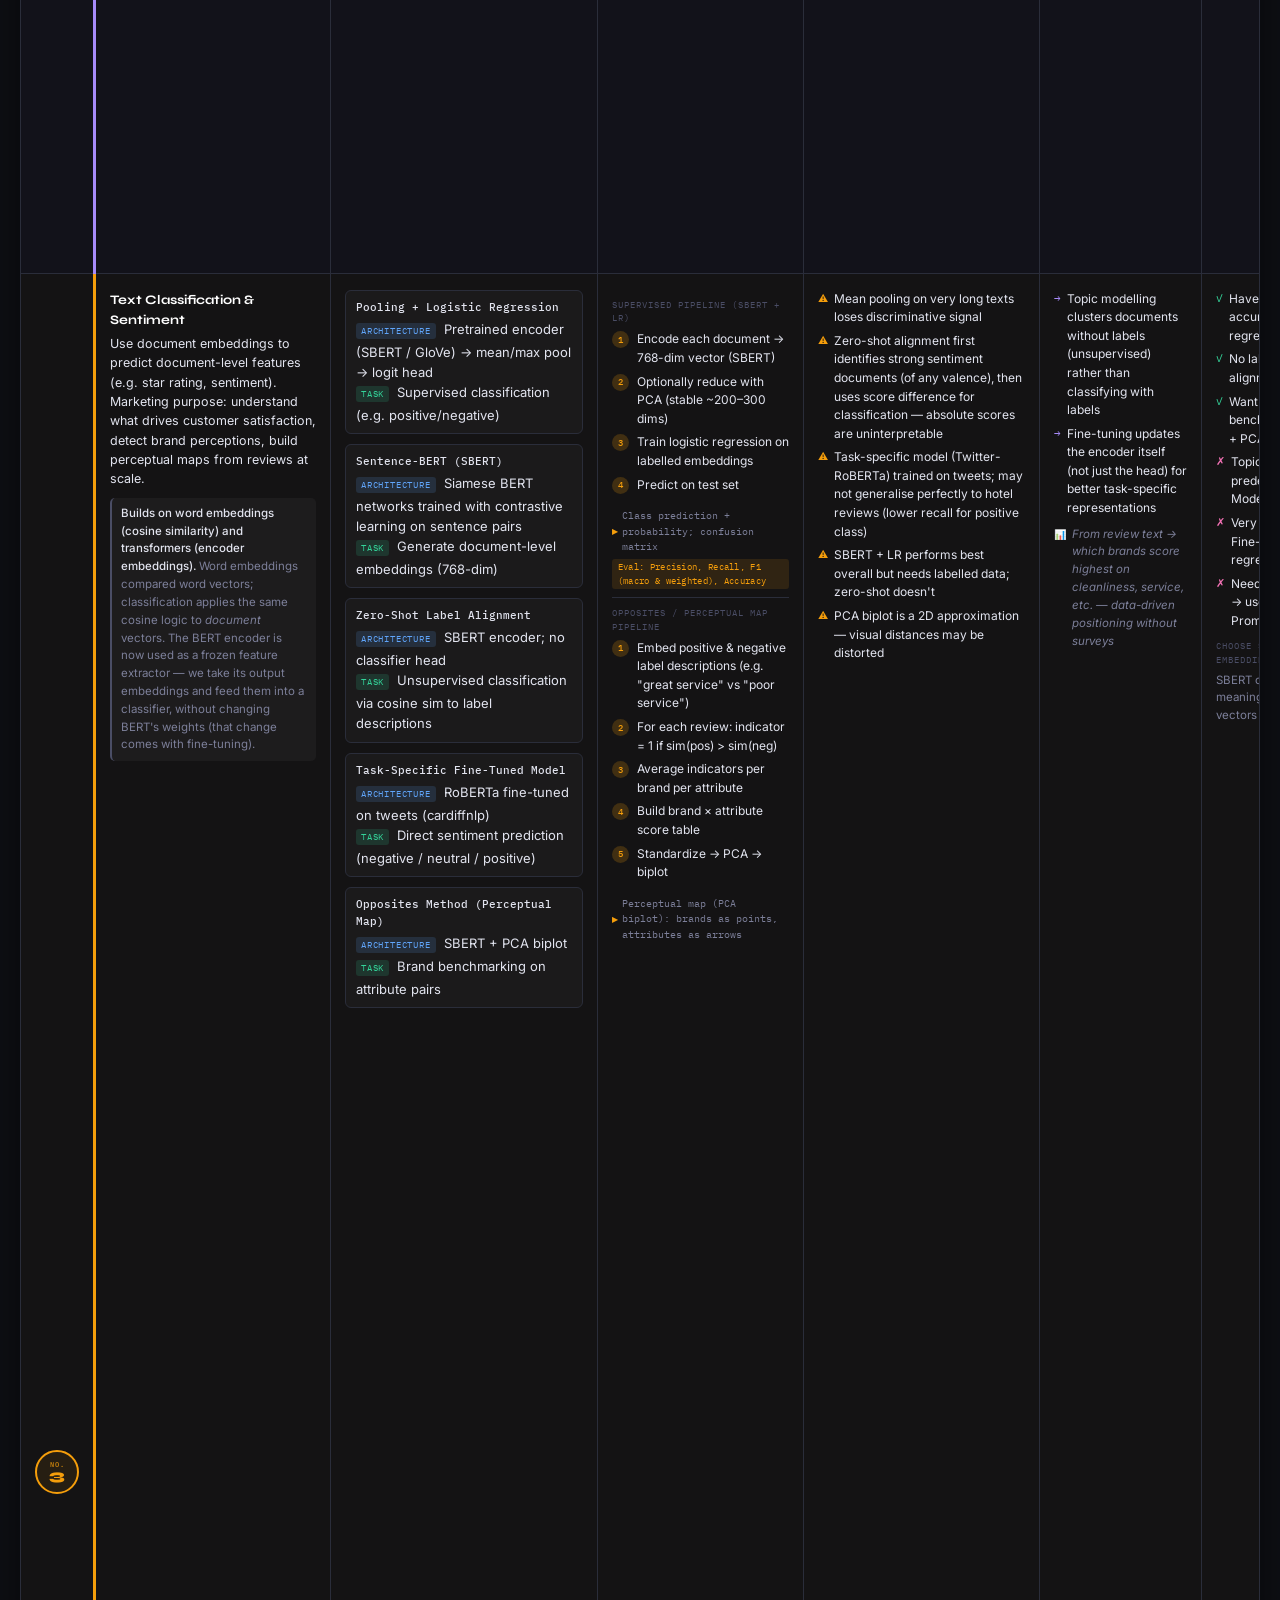
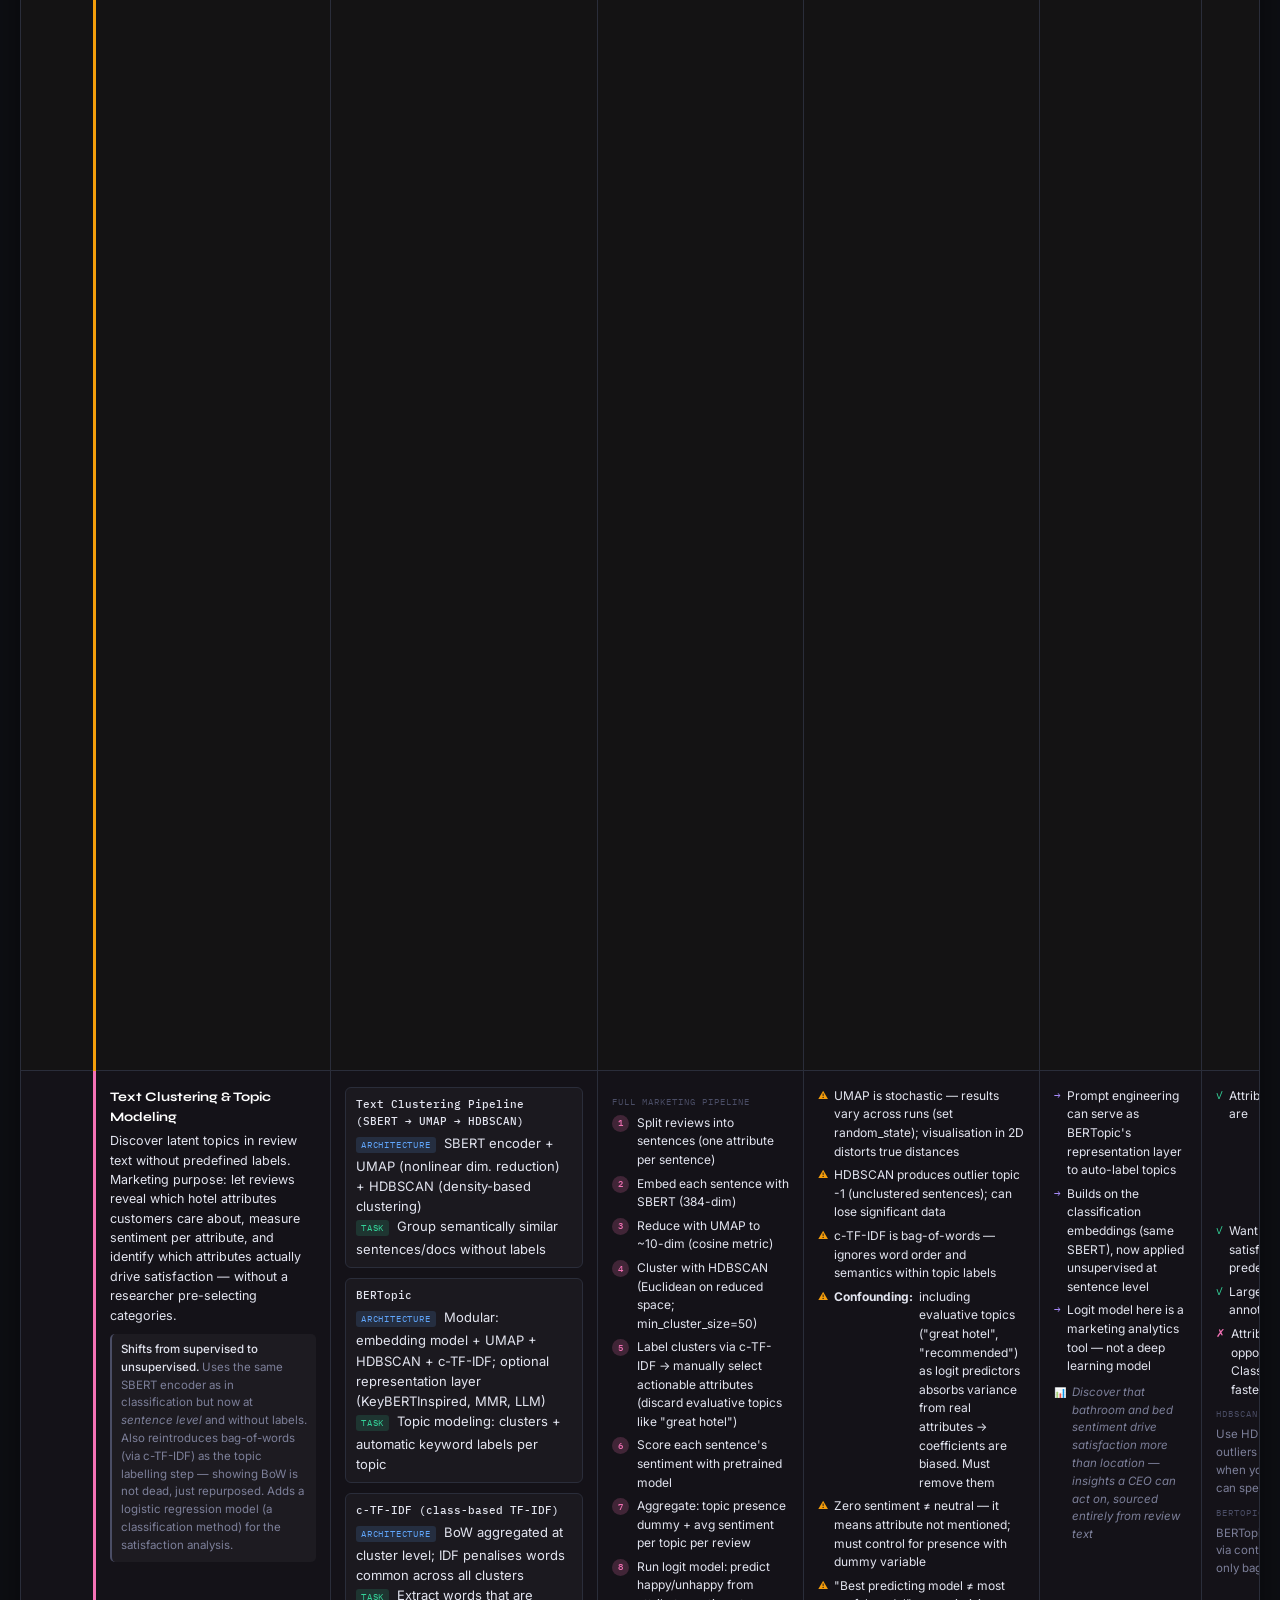
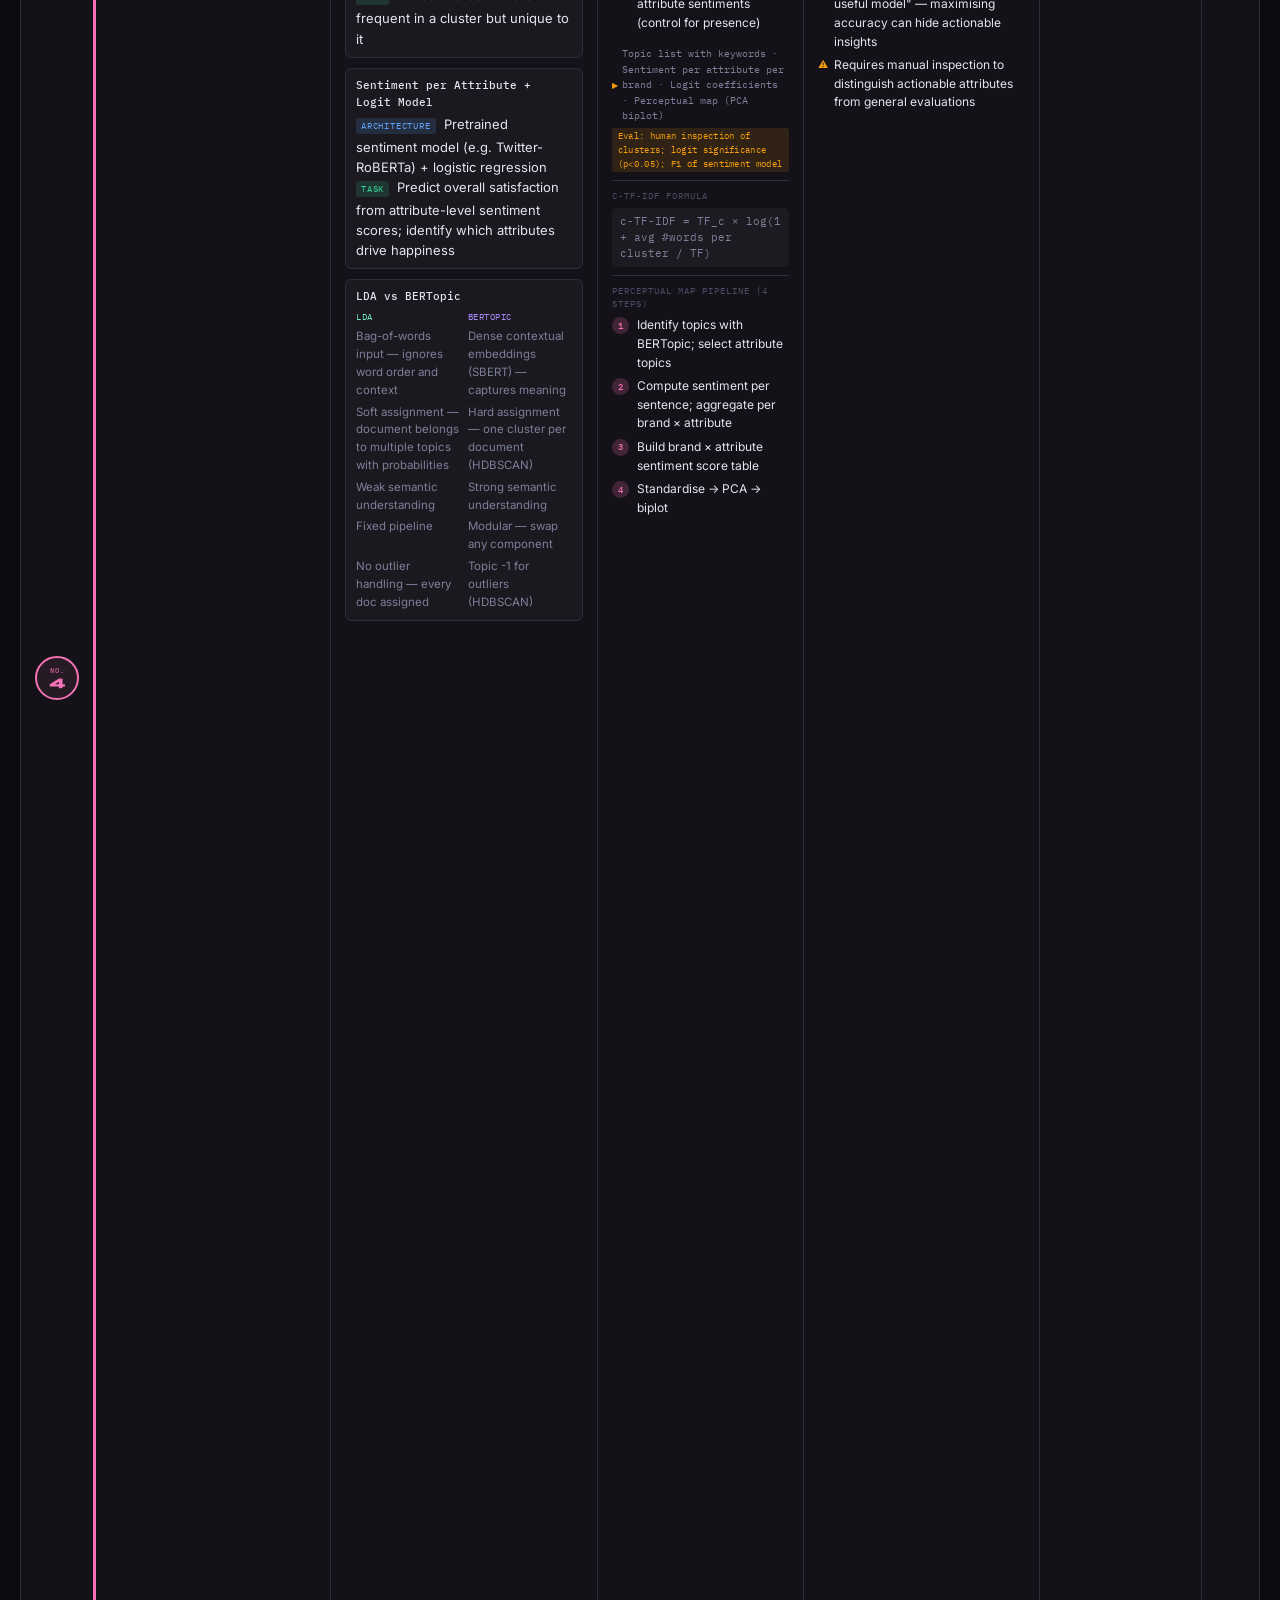
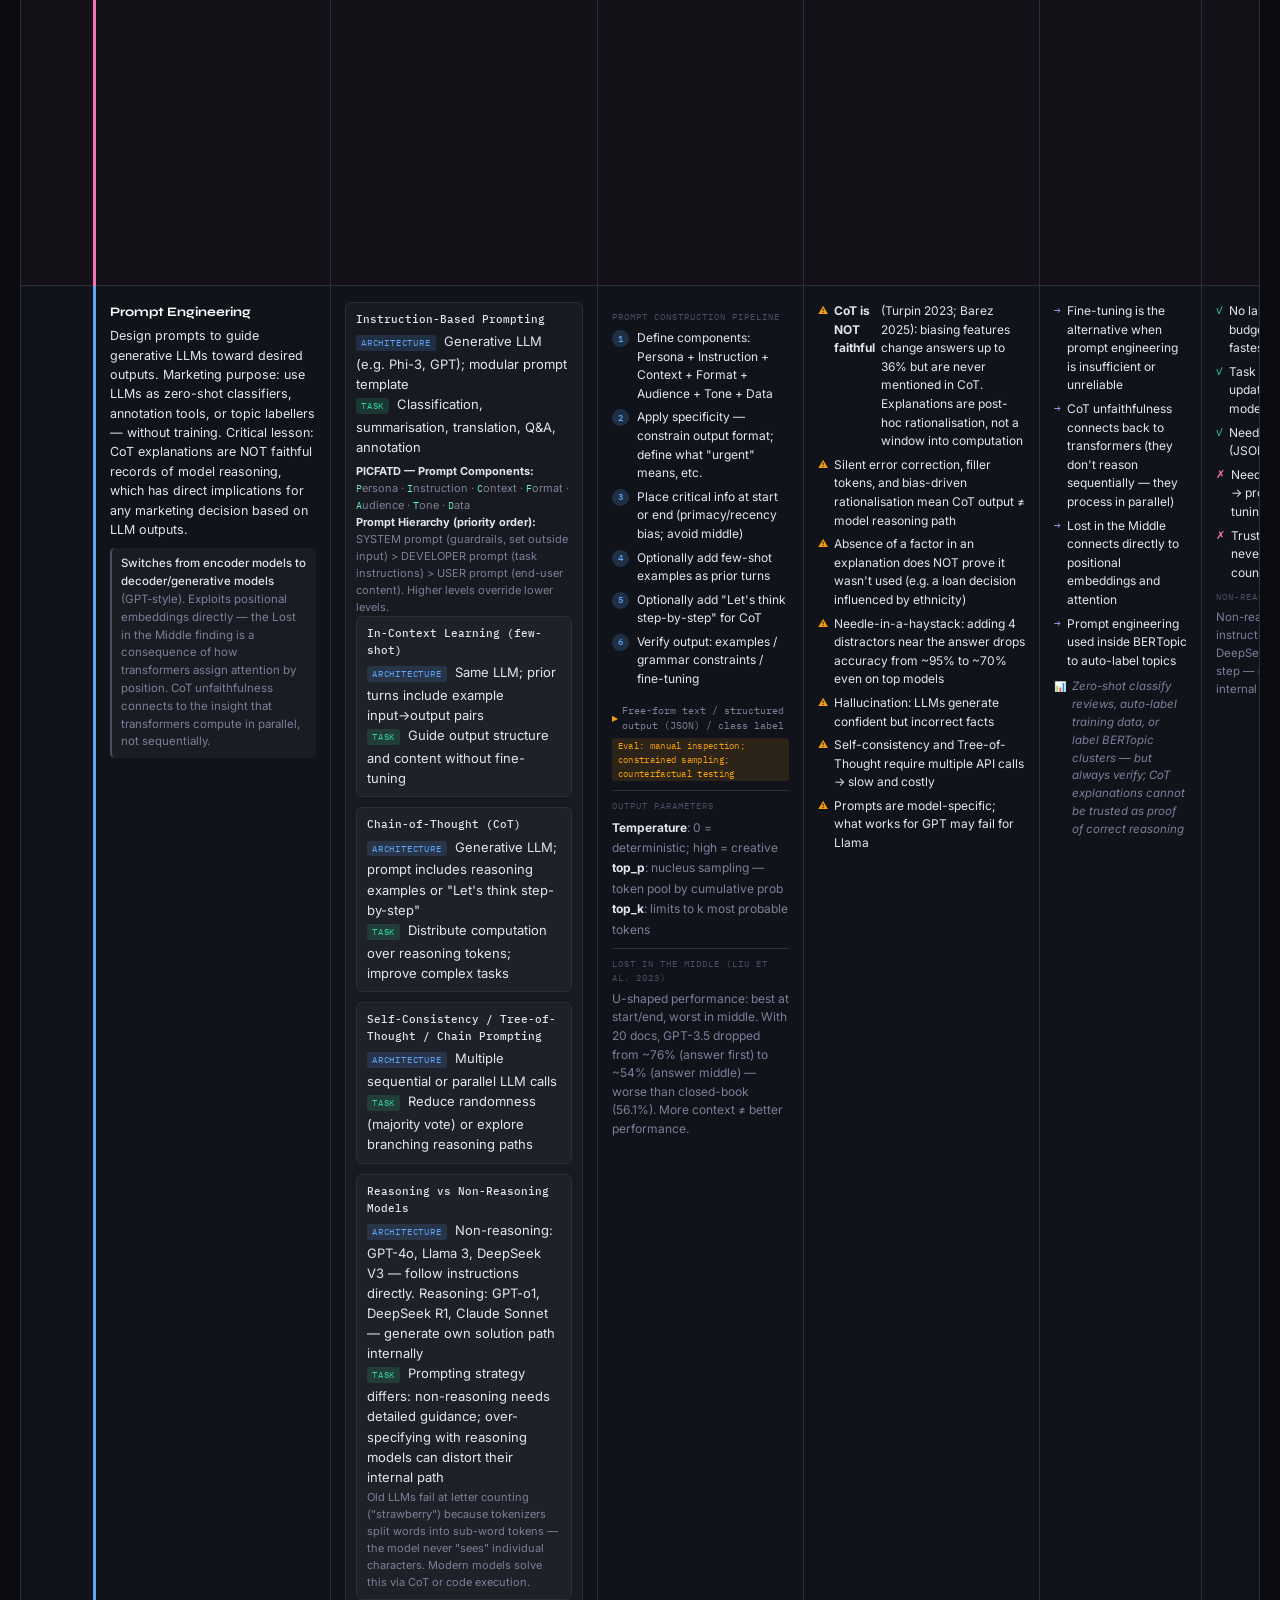
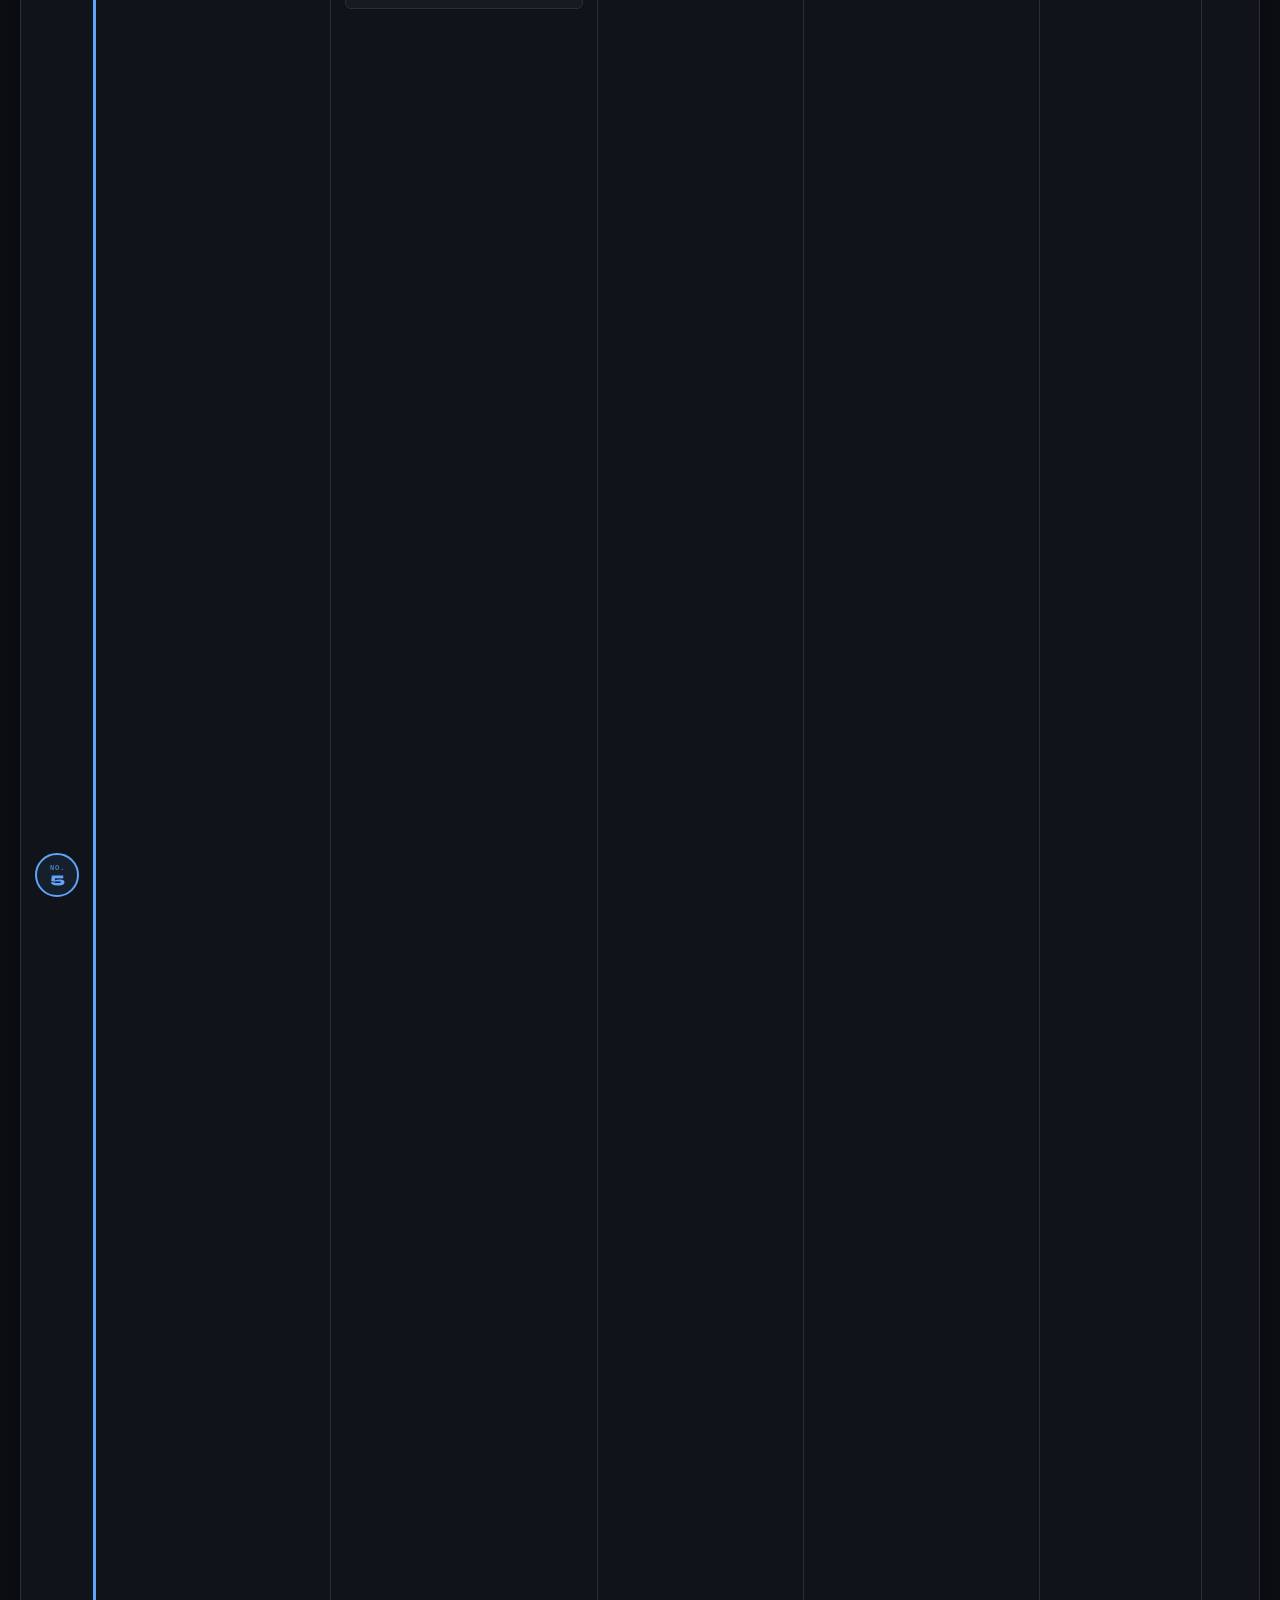
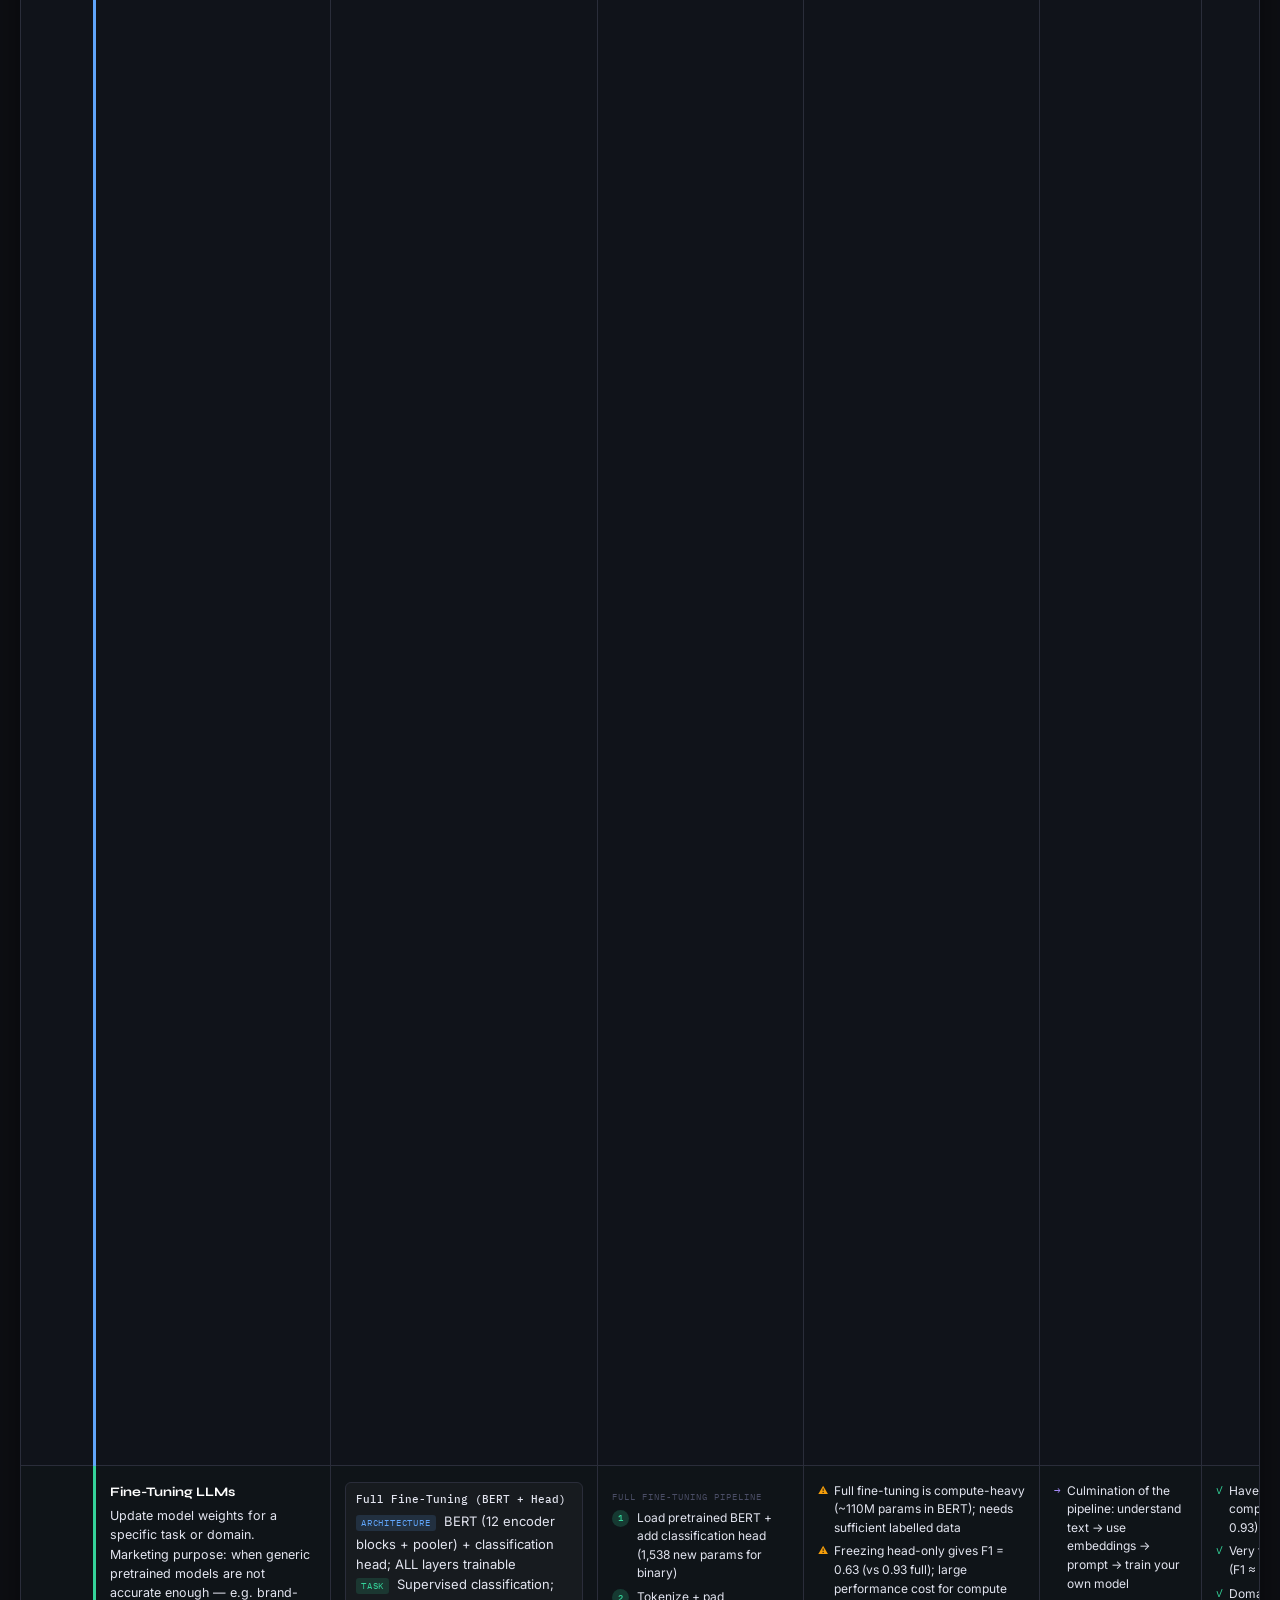
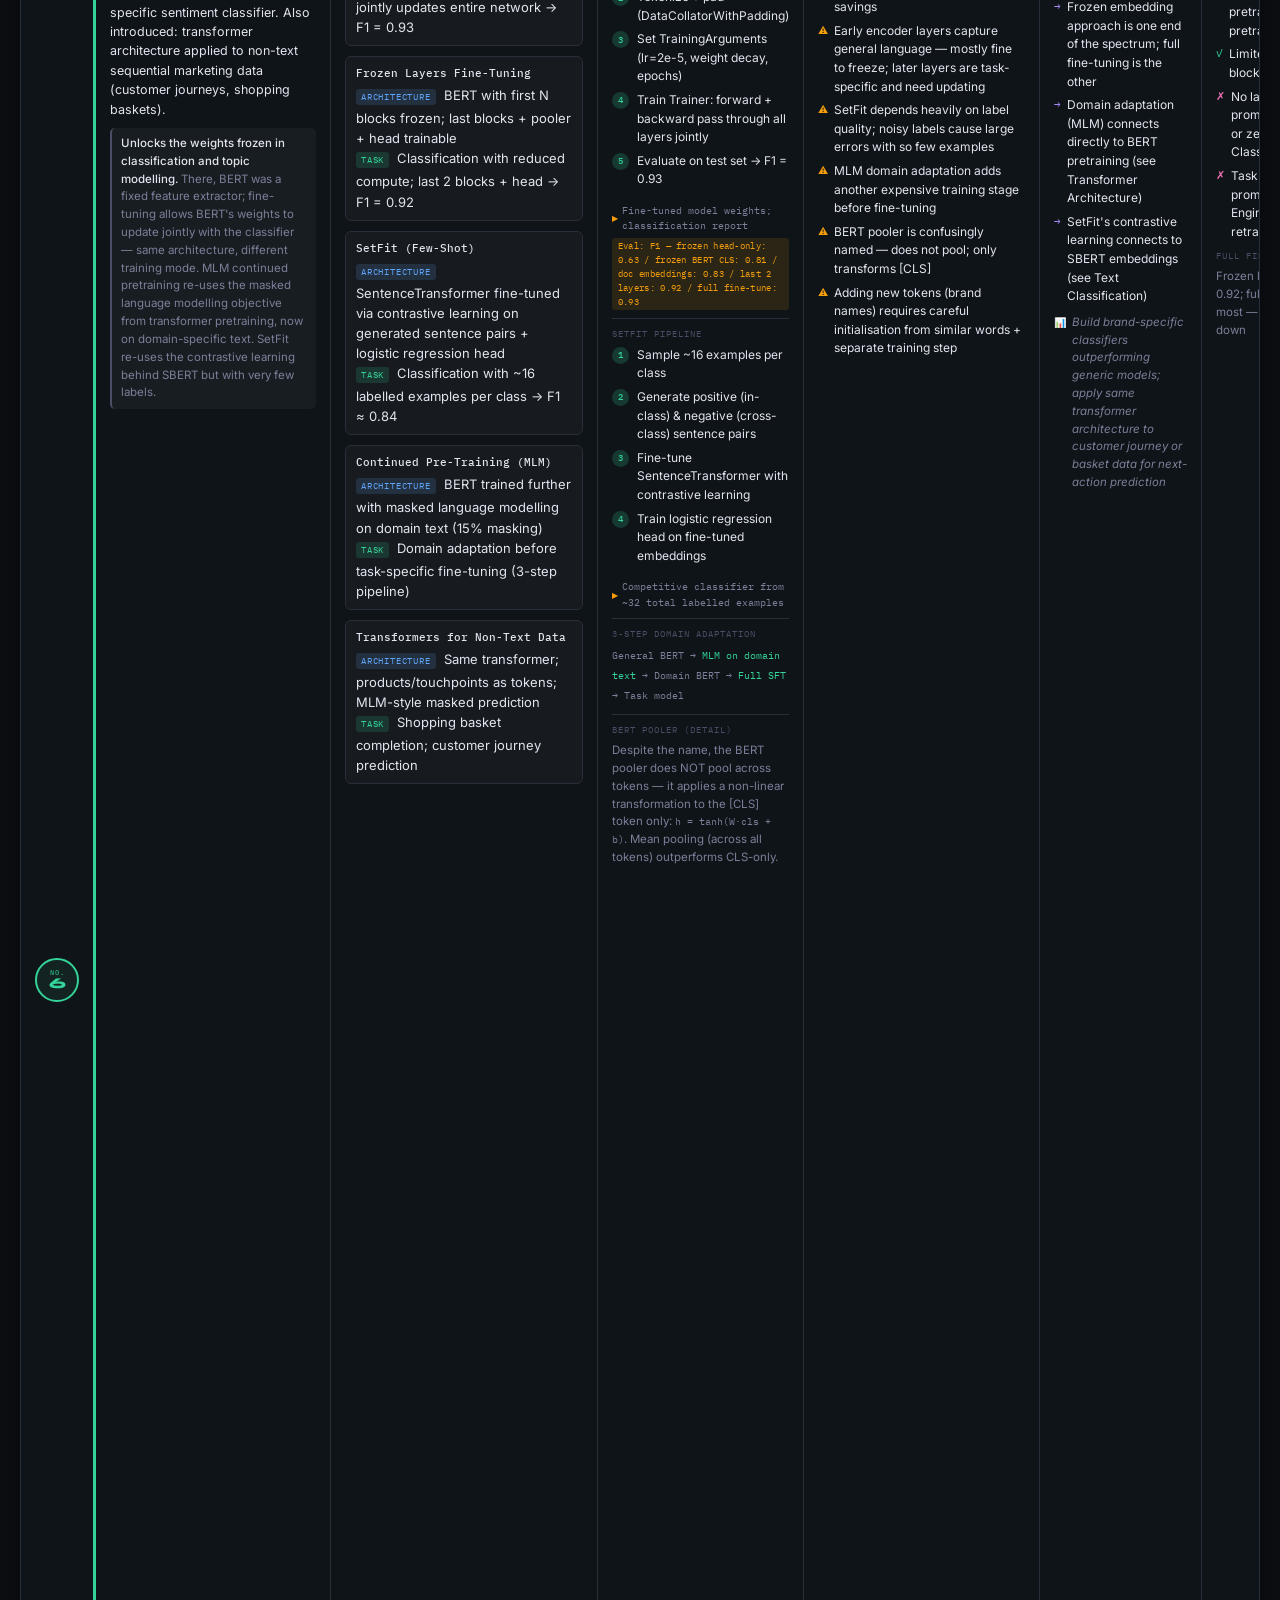
<file: notes/llm-marketing-study-table.html>
<!DOCTYPE html>
<html lang="en">
<head>
<meta charset="UTF-8">
<meta name="viewport" content="width=device-width, initial-scale=1.0">
<title>LLMs for Marketing — Study Table</title>
<link href="https://fonts.googleapis.com/css2?family=Syne:wght@400;600;700;800&family=IBM+Plex+Mono:wght@400;500&family=Inter:wght@300;400;500&display=swap" rel="stylesheet">
<style>
  :root {
    --bg: #0e0f14;
    --surface: #16181f;
    --surface2: #1e2029;
    --border: #2a2d3a;
    --accent: #6ee7c0;
    --accent2: #a78bfa;
    --accent3: #f59e0b;
    --accent4: #f472b6;
    --accent5: #60a5fa;
    --accent6: #34d399;
    --text: #e2e4ef;
    --text-muted: #7c7f99;
    --text-dim: #4a4d65;
    --week-colors: #6ee7c0, #a78bfa, #f59e0b, #f472b6, #60a5fa, #34d399;
  }

  * { box-sizing: border-box; margin: 0; padding: 0; }

  body {
    background: var(--bg);
    color: var(--text);
    font-family: 'Inter', sans-serif;
    font-size: 13px;
    line-height: 1.55;
    padding: 32px 20px 60px;
    min-width: 1200px;
  }

  .header {
    margin-bottom: 36px;
    border-left: 4px solid var(--accent);
    padding-left: 20px;
  }

  .header h1 {
    font-family: 'Syne', sans-serif;
    font-size: 28px;
    font-weight: 800;
    letter-spacing: -0.5px;
    color: #fff;
    line-height: 1.1;
  }

  .header p {
    color: var(--text-muted);
    font-family: 'IBM Plex Mono', monospace;
    font-size: 11px;
    margin-top: 6px;
    letter-spacing: 0.5px;
  }

  .legend {
    display: flex;
    gap: 20px;
    flex-wrap: wrap;
    margin-bottom: 24px;
    padding: 12px 16px;
    background: var(--surface);
    border-radius: 8px;
    border: 1px solid var(--border);
  }

  .legend-item {
    display: flex;
    align-items: center;
    gap: 8px;
    font-family: 'IBM Plex Mono', monospace;
    font-size: 10px;
    color: var(--text-muted);
  }

  .legend-dot {
    width: 10px;
    height: 10px;
    border-radius: 50%;
    flex-shrink: 0;
  }

  .table-wrapper {
    overflow-x: auto;
    border-radius: 12px;
    border: 1px solid var(--border);
    box-shadow: 0 4px 40px rgba(0,0,0,0.5);
  }

  table {
    min-width: 1800px;
    border-collapse: collapse;
    table-layout: fixed;
  }

  thead th {
    background: var(--surface2);
    font-family: 'Syne', sans-serif;
    font-size: 10px;
    font-weight: 700;
    letter-spacing: 1.2px;
    text-transform: uppercase;
    color: var(--text-muted);
    padding: 14px 14px;
    text-align: left;
    border-bottom: 2px solid var(--border);
    white-space: nowrap;
  }

  thead th:first-child {
    width: 68px;
    text-align: center;
  }

  tbody tr {
    border-bottom: 1px solid var(--border);
    transition: background 0.15s;
  }

  tbody tr:hover {
    background: rgba(255,255,255,0.02);
  }

  tbody tr:last-child {
    border-bottom: none;
  }

  td {
    padding: 16px 14px;
    vertical-align: top;
    border-right: 1px solid var(--border);
  }

  td:last-child { border-right: none; }

  /* Week badge column */
  .week-cell {
    text-align: center;
    vertical-align: middle;
  }

  .week-badge {
    display: inline-flex;
    flex-direction: column;
    align-items: center;
    justify-content: center;
    width: 44px;
    height: 44px;
    border-radius: 50%;
    font-family: 'Syne', sans-serif;
    font-weight: 800;
    font-size: 15px;
    line-height: 1;
    border: 2px solid;
  }

  .week-badge .wlabel {
    font-size: 7px;
    font-weight: 600;
    letter-spacing: 1px;
    text-transform: uppercase;
    font-family: 'IBM Plex Mono', monospace;
    opacity: 0.75;
  }

  tr:nth-child(1) .week-badge { color: #6ee7c0; border-color: #6ee7c0; background: rgba(110,231,192,0.08); }
  tr:nth-child(2) .week-badge { color: #a78bfa; border-color: #a78bfa; background: rgba(167,139,250,0.08); }
  tr:nth-child(3) .week-badge { color: #f59e0b; border-color: #f59e0b; background: rgba(245,158,11,0.08); }
  tr:nth-child(4) .week-badge { color: #f472b6; border-color: #f472b6; background: rgba(244,114,182,0.08); }
  tr:nth-child(5) .week-badge { color: #60a5fa; border-color: #60a5fa; background: rgba(96,165,250,0.08); }
  tr:nth-child(6) .week-badge { color: #34d399; border-color: #34d399; background: rgba(52,211,153,0.08); }

  /* Left accent strip per row */
  tr:nth-child(1) td:nth-child(2) { border-left: 3px solid #6ee7c0; }
  tr:nth-child(2) td:nth-child(2) { border-left: 3px solid #a78bfa; }
  tr:nth-child(3) td:nth-child(2) { border-left: 3px solid #f59e0b; }
  tr:nth-child(4) td:nth-child(2) { border-left: 3px solid #f472b6; }
  tr:nth-child(5) td:nth-child(2) { border-left: 3px solid #60a5fa; }
  tr:nth-child(6) td:nth-child(2) { border-left: 3px solid #34d399; }

  tr:nth-child(1) { background: rgba(110,231,192,0.025); }
  tr:nth-child(2) { background: rgba(167,139,250,0.025); }
  tr:nth-child(3) { background: rgba(245,158,11,0.025); }
  tr:nth-child(4) { background: rgba(244,114,182,0.025); }
  tr:nth-child(5) { background: rgba(96,165,250,0.025); }
  tr:nth-child(6) { background: rgba(52,211,153,0.025); }

  .cell-title {
    font-family: 'Syne', sans-serif;
    font-weight: 700;
    font-size: 13px;
    color: #fff;
    margin-bottom: 4px;
  }

  .cell-subtitle {
    font-family: 'IBM Plex Mono', monospace;
    font-size: 10px;
    color: var(--text-muted);
    margin-bottom: 8px;
    letter-spacing: 0.3px;
  }

  .cell-body {
    color: var(--text);
    font-size: 12.5px;
  }

  /* Method block */
  .method-block {
    margin-bottom: 10px;
    padding: 8px 10px;
    background: rgba(255,255,255,0.03);
    border-radius: 6px;
    border: 1px solid var(--border);
  }

  .method-block:last-child { margin-bottom: 0; }

  .method-name {
    font-family: 'IBM Plex Mono', monospace;
    font-size: 11px;
    font-weight: 500;
    margin-bottom: 2px;
  }

  .method-arch {
    font-size: 11px;
    color: var(--text-muted);
    margin-top: 2px;
  }

  .method-arch span {
    font-family: 'IBM Plex Mono', monospace;
    font-size: 10px;
  }

  .label-arch {
    display: inline-block;
    font-family: 'IBM Plex Mono', monospace;
    font-size: 9px;
    letter-spacing: 0.8px;
    text-transform: uppercase;
    padding: 1px 5px;
    border-radius: 3px;
    margin-right: 4px;
    margin-bottom: 3px;
  }

  .larch { background: rgba(96,165,250,0.15); color: #60a5fa; }
  .ltask { background: rgba(52,211,153,0.15); color: #34d399; }

  /* Pipeline steps */
  .pipeline-steps {
    list-style: none;
    counter-reset: step;
    margin-bottom: 8px;
  }

  .pipeline-steps li {
    counter-increment: step;
    display: flex;
    align-items: flex-start;
    gap: 8px;
    margin-bottom: 5px;
    font-size: 12px;
  }

  .pipeline-steps li::before {
    content: counter(step);
    display: inline-flex;
    align-items: center;
    justify-content: center;
    width: 17px;
    height: 17px;
    border-radius: 50%;
    font-family: 'IBM Plex Mono', monospace;
    font-size: 9px;
    font-weight: 500;
    flex-shrink: 0;
    margin-top: 1px;
  }

  tr:nth-child(1) .pipeline-steps li::before { background: rgba(110,231,192,0.2); color: #6ee7c0; }
  tr:nth-child(2) .pipeline-steps li::before { background: rgba(167,139,250,0.2); color: #a78bfa; }
  tr:nth-child(3) .pipeline-steps li::before { background: rgba(245,158,11,0.2); color: #f59e0b; }
  tr:nth-child(4) .pipeline-steps li::before { background: rgba(244,114,182,0.2); color: #f472b6; }
  tr:nth-child(5) .pipeline-steps li::before { background: rgba(96,165,250,0.2); color: #60a5fa; }
  tr:nth-child(6) .pipeline-steps li::before { background: rgba(52,211,153,0.2); color: #34d399; }

  .output-tag {
    display: inline-flex;
    align-items: center;
    gap: 4px;
    margin-top: 6px;
    font-family: 'IBM Plex Mono', monospace;
    font-size: 10px;
    color: var(--text-muted);
  }

  .output-tag::before {
    content: '▶';
    font-size: 8px;
    color: var(--accent3);
  }

  .eval-tag {
    display: inline-block;
    background: rgba(245,158,11,0.12);
    color: #f59e0b;
    font-family: 'IBM Plex Mono', monospace;
    font-size: 9px;
    padding: 1px 6px;
    border-radius: 3px;
    margin-top: 4px;
    letter-spacing: 0.3px;
  }

  /* Sections divider */
  .section-divider {
    height: 1px;
    background: var(--border);
    margin: 8px 0;
  }

  .section-label {
    font-family: 'IBM Plex Mono', monospace;
    font-size: 9px;
    letter-spacing: 1px;
    text-transform: uppercase;
    color: var(--text-dim);
    margin-bottom: 5px;
    margin-top: 8px;
  }

  /* Limitation items */
  .limit-item {
    display: flex;
    align-items: flex-start;
    gap: 6px;
    margin-bottom: 5px;
    font-size: 12px;
  }

  .limit-item::before {
    content: '⚠';
    font-size: 10px;
    color: #f59e0b;
    flex-shrink: 0;
    margin-top: 1px;
  }

  /* Next steps */
  .next-item {
    display: flex;
    align-items: flex-start;
    gap: 6px;
    margin-bottom: 5px;
    font-size: 12px;
  }

  .next-item::before {
    content: '→';
    font-family: 'IBM Plex Mono', monospace;
    font-size: 11px;
    color: var(--accent2);
    flex-shrink: 0;
  }

  .mkt-tag {
    display: flex;
    align-items: flex-start;
    gap: 6px;
    margin-top: 8px;
    font-size: 11.5px;
    color: var(--text-muted);
    font-style: italic;
  }

  .mkt-tag::before {
    content: '📊';
    font-style: normal;
    font-size: 10px;
    flex-shrink: 0;
    margin-top: 1px;
  }

  /* Keywords */
  .kw-grid {
    display: flex;
    flex-wrap: wrap;
    gap: 4px;
  }

  .kw {
    display: inline-block;
    padding: 2px 7px;
    border-radius: 4px;
    font-family: 'IBM Plex Mono', monospace;
    font-size: 10px;
    border: 1px solid;
  }

  tr:nth-child(1) .kw { color: #6ee7c0; border-color: rgba(110,231,192,0.3); background: rgba(110,231,192,0.07); }
  tr:nth-child(2) .kw { color: #a78bfa; border-color: rgba(167,139,250,0.3); background: rgba(167,139,250,0.07); }
  tr:nth-child(3) .kw { color: #f59e0b; border-color: rgba(245,158,11,0.3); background: rgba(245,158,11,0.07); }
  tr:nth-child(4) .kw { color: #f472b6; border-color: rgba(244,114,182,0.3); background: rgba(244,114,182,0.07); }
  tr:nth-child(5) .kw { color: #60a5fa; border-color: rgba(96,165,250,0.3); background: rgba(96,165,250,0.07); }
  tr:nth-child(6) .kw { color: #34d399; border-color: rgba(52,211,153,0.3); background: rgba(52,211,153,0.07); }

  /* Articles column */
  .article-block {
    margin-bottom: 12px;
    padding: 9px 11px;
    background: rgba(255,255,255,0.03);
    border-radius: 6px;
    border-left: 3px solid var(--text-dim);
  }
  .article-block:last-child { margin-bottom: 0; }

  .article-title {
    font-family: 'Syne', sans-serif;
    font-size: 11px;
    font-weight: 700;
    color: var(--text);
    margin-bottom: 2px;
  }
  .article-ref {
    font-family: 'IBM Plex Mono', monospace;
    font-size: 9px;
    color: var(--text-dim);
    margin-bottom: 6px;
    letter-spacing: 0.3px;
  }
  .article-row {
    margin-bottom: 5px;
    font-size: 11.5px;
    line-height: 1.5;
  }
  .article-row-label {
    font-family: 'IBM Plex Mono', monospace;
    font-size: 9px;
    text-transform: uppercase;
    letter-spacing: 0.6px;
    color: var(--text-muted);
    display: block;
    margin-bottom: 1px;
  }

  tr:nth-child(4) .article-block { border-left-color: #f472b6; }
  tr:nth-child(5) .article-block { border-left-color: #60a5fa; }

  /* Articles column */
  .art-block {
    margin-bottom: 14px;
    padding: 10px 12px;
    background: rgba(255,255,255,0.03);
    border-radius: 6px;
    border: 1px solid var(--border);
  }
  .art-block:last-child { margin-bottom: 0; }

  .art-title {
    font-family: 'Syne', sans-serif;
    font-size: 11.5px;
    font-weight: 700;
    color: #fff;
    margin-bottom: 2px;
    line-height: 1.4;
  }
  .art-author {
    font-family: 'IBM Plex Mono', monospace;
    font-size: 9.5px;
    color: var(--text-dim);
    margin-bottom: 7px;
    letter-spacing: 0.3px;
  }
  .art-row {
    display: flex;
    gap: 5px;
    margin-bottom: 5px;
    font-size: 12px;
    line-height: 1.5;
  }
  .art-row-label {
    font-family: 'IBM Plex Mono', monospace;
    font-size: 9px;
    text-transform: uppercase;
    letter-spacing: 0.6px;
    padding: 2px 6px;
    border-radius: 3px;
    flex-shrink: 0;
    margin-top: 1px;
    height: fit-content;
  }
  .art-claim  { background: rgba(167,139,250,0.15); color: #a78bfa; }
  .art-method { background: rgba(96,165,250,0.15);  color: #60a5fa; }
  .art-concl  { background: rgba(52,211,153,0.15);  color: #34d399; }
  .art-link   { background: rgba(245,158,11,0.15);  color: #f59e0b; }
  .art-row-text { color: var(--text-muted); }

  /* Questions column */
  .q-block {
    margin-bottom: 12px;
    padding: 9px 11px;
    background: rgba(255,255,255,0.03);
    border-radius: 6px;
    border: 1px solid var(--border);
  }
  .q-block:last-child { margin-bottom: 0; }

  .q-label {
    display: inline-block;
    font-family: 'IBM Plex Mono', monospace;
    font-size: 9px;
    letter-spacing: 0.8px;
    text-transform: uppercase;
    padding: 1px 6px;
    border-radius: 3px;
    margin-bottom: 5px;
  }
  .q-label-real {
    background: rgba(245,158,11,0.18);
    color: #f59e0b;
  }
  .q-label-gen {
    background: rgba(96,165,250,0.15);
    color: #60a5fa;
  }
  .q-text {
    font-size: 12px;
    color: var(--text);
    margin-bottom: 6px;
    line-height: 1.55;
  }
  .q-answer {
    font-size: 11.5px;
    color: var(--text-muted);
    line-height: 1.55;
    border-top: 1px solid var(--border);
    padding-top: 5px;
    margin-top: 4px;
  }
  .q-answer b {
    color: var(--accent);
    font-family: 'IBM Plex Mono', monospace;
    font-size: 9px;
    letter-spacing: 0.5px;
    text-transform: uppercase;
    margin-right: 3px;
  }

  /* Takeaways */
  .takeaway-item {
    display: flex;
    align-items: flex-start;
    gap: 7px;
    margin-bottom: 7px;
    font-size: 12px;
    font-weight: 500;
    color: #e2e4ef;
    line-height: 1.5;
  }
  .takeaway-item::before {
    content: '★';
    font-size: 10px;
    flex-shrink: 0;
    margin-top: 2px;
  }
  tr:nth-child(1) .takeaway-item::before { color: #6ee7c0; }
  tr:nth-child(2) .takeaway-item::before { color: #a78bfa; }
  tr:nth-child(3) .takeaway-item::before { color: #f59e0b; }
  tr:nth-child(4) .takeaway-item::before { color: #f472b6; }
  tr:nth-child(5) .takeaway-item::before { color: #60a5fa; }
  tr:nth-child(6) .takeaway-item::before { color: #34d399; }

  /* Connection tag in Topic column */
  .connection-tag {
    margin-top: 9px;
    padding: 7px 9px;
    background: rgba(255,255,255,0.04);
    border-radius: 5px;
    border-left: 2px solid var(--text-dim);
    font-size: 11.5px;
    color: var(--text-muted);
    line-height: 1.55;
  }
  .connection-tag b {
    color: var(--text);
    font-weight: 500;
  }

  /* When to use */
  .use-item {
    display: flex;
    align-items: flex-start;
    gap: 6px;
    margin-bottom: 5px;
    font-size: 12px;
  }
  .use-item::before {
    content: '✓';
    font-family: 'IBM Plex Mono', monospace;
    font-size: 11px;
    color: #34d399;
    flex-shrink: 0;
  }
  .use-not {
    display: flex;
    align-items: flex-start;
    gap: 6px;
    margin-bottom: 5px;
    font-size: 12px;
  }
  .use-not::before {
    content: '✗';
    font-family: 'IBM Plex Mono', monospace;
    font-size: 11px;
    color: #f472b6;
    flex-shrink: 0;
  }
  /* Keyword sub-sections */
  .kw-section-label {
    font-family: 'IBM Plex Mono', monospace;
    font-size: 9px;
    letter-spacing: 1px;
    text-transform: uppercase;
    color: var(--text-dim);
    margin-top: 8px;
    margin-bottom: 4px;
  }
  .kw-section-label:first-child { margin-top: 0; }

  .no-pipeline {
    color: var(--text-dim);
    font-style: italic;
    font-size: 11px;
    font-family: 'IBM Plex Mono', monospace;
  }

  .art-title a { color: inherit; text-decoration: underline; text-decoration-color: var(--text-dim); text-underline-offset: 3px; }
  .art-title a:hover { color: var(--accent); text-decoration-color: var(--accent); }
  .header p a { color: var(--accent); }
  .refs { max-width: 980px; margin: 36px auto 64px; padding: 0 24px; color: var(--text-muted); font-size: 13px; line-height: 1.6; }
  .refs h2 { font-family: 'IBM Plex Mono', monospace; font-size: 11px; font-weight: 500; letter-spacing: .12em; text-transform: uppercase; color: var(--text-muted); margin: 28px 0 10px; }
  .refs ul { list-style: none; margin: 0; padding: 0; }
  .refs li { margin: 0 0 8px; }
  .refs a { color: var(--accent); }
  .refs .refs-note { margin-top: 26px; color: var(--text-dim); font-size: 12px; }
</style>
</head>
<body>

<div class="header">
  <h1>LLMs for Marketing<br>Study Table</h1>
  <p>Six topics · My own study notes, inspired by <a href="https://www.oreilly.com/library/view/hands-on-large/9781098150952/" target="_blank" rel="noopener">Hands-On Large Language Models</a> (Alammar &amp; Grootendorst, 2024) · Papers are linked below</p>
</div>

<div class="table-wrapper">
<table>
  <thead>
    <tr>
      <th style="width:58px">No.</th>
      <th style="width:185px">Topic &amp; Marketing Purpose</th>
      <th style="width:210px">Methods — Architecture / Task</th>
      <th style="width:235px">Pipeline &amp; Output</th>
      <th style="width:155px">Limitations</th>
      <th style="width:145px">What Comes Next</th>
      <th style="width:140px">When to Use / Choose Over X</th>
      <th style="width:150px">Key Takeaways</th>
      <th style="width:195px">Key Articles</th>
      <th style="width:215px">Practice Questions</th>
      <th style="width:160px">Keywords &amp; Concepts</th>
    </tr>
  </thead>
  <tbody>

    <!-- TOPIC 1 -->
    <tr>
      <td class="week-cell">
        <div class="week-badge"><span class="wlabel">NO.</span>1</div>
      </td>
      <td>
        <div class="cell-title">Text as Data &amp; Word Embeddings</div>
        <div class="cell-body">How to represent text numerically so models can learn from it. Marketing purpose: extract brand associations, competitive positioning, and attribute perceptions from review text without any labelling.</div>
        <div class="connection-tag"><b>Starting point.</b> This establishes the core idea that words can be vectors, and that similarity between vectors = semantic relatedness. Everything that follows builds on this intuition.</div>
        <div class="connection-tag" style="margin-top:6px; border-left-color:#f59e0b"><b>Reliability vs Validity:</b> Text data can give reproducible (reliable) results that are still wrong (invalid). Reviews skew toward 5 stars — only very happy and very unhappy customers write them. Findings show correlation/association, not causation. Comparisons between brands are more robust if the bias is similar across brands.</div>
      </td>
      <td>
        <div class="method-block">
          <div class="method-name">One-Hot Encoding</div>
          <div style="margin-top:3px"><span class="label-arch larch">Architecture</span> Sparse binary vector — one 1 at the word's index, all other positions 0</div>
          <div><span class="label-arch ltask">Task</span> Represent individual words as vectors; precursor to embeddings</div>
          <div class="method-arch">No meaning captured — "excellent" and "great" are as far apart as "excellent" and "terrible". Vocabulary size = vector length, making it extremely high-dimensional.</div>
        </div>
        <div class="method-block">
          <div class="method-name">Word-Vector Data Model</div>
          <div style="margin-top:3px"><span class="label-arch larch">Architecture</span> Document-term binary matrix — each document is one row, each vocabulary word is one column (1 = present, 0 = absent)</div>
          <div><span class="label-arch ltask">Task</span> Represent documents as vectors for analysis; traditional starting point for text-as-data</div>
          <div class="method-arch">Ignores word order and location. BoW is essentially built on top of this — BoW adds word counts instead of just presence/absence. One-hot = word level; word-vector model = document level.</div>
        </div>
        <div class="method-block">
          <div class="method-name">Bag-of-Words (BoW)</div>
          <div style="margin-top:3px"><span class="label-arch larch">Architecture</span> Count matrix over vocabulary</div>
          <div><span class="label-arch ltask">Task</span> Document representation; baseline feature</div>
          <div class="method-arch">No word order, no meaning captured</div>
        </div>
        <div class="method-block">
          <div class="method-name">Word2Vec (2013)</div>
          <div style="margin-top:3px"><span class="label-arch larch">Architecture</span> Shallow neural net (skip-gram + negative sampling)</div>
          <div><span class="label-arch ltask">Task</span> Learn static word embeddings from context windows</div>
        </div>
        <div class="method-block">
          <div class="method-name">GloVe (2014)</div>
          <div style="margin-top:3px"><span class="label-arch larch">Architecture</span> Matrix factorization of co-occurrence matrix</div>
          <div><span class="label-arch ltask">Task</span> Static word embeddings; brand positioning</div>
        </div>
      </td>
      <td>
        <div class="section-label">One-Hot Encoding</div>
        <ul class="pipeline-steps">
          <li>Define vocabulary (all unique words)</li>
          <li>Assign each word a unique index</li>
          <li>Represent each word as a vector of length = vocab size, with 1 at its index and 0 everywhere else</li>
        </ul>
        <div class="output-tag">Sparse binary word vector (vocab_size × 1)</div>
        <div class="section-divider"></div>
        <div class="section-label">Word-Vector Data Model</div>
        <ul class="pipeline-steps">
          <li>Define vocabulary across all documents</li>
          <li>For each document, record 1 if word is present, 0 if absent</li>
          <li>Result: document-term binary matrix (n_docs × vocab_size)</li>
        </ul>
        <div class="output-tag">Binary document-term matrix</div>
        <div class="section-divider"></div>
        <div class="section-label">Bag-of-Words (BoW)</div>
        <ul class="pipeline-steps">
          <li>Define vocabulary across all documents</li>
          <li>For each document, count how often each vocabulary word appears</li>
          <li>Result: document-term count matrix (n_docs × vocab_size)</li>
        </ul>
        <div class="output-tag">Count-based document-term matrix</div>
        <div class="section-divider"></div>
        <div class="section-label">Word2Vec Pipeline</div>
        <ul class="pipeline-steps">
          <li>Slide a window over text to generate neighbouring word pairs</li>
          <li>Train neural network: are these two words neighbours? (1/0)</li>
          <li>Skip-gram: predict context words from centre word</li>
          <li>Negative sampling: add random non-neighbour pairs as negatives</li>
          <li>Update embeddings so neighbours get similar vectors</li>
        </ul>
        <div class="output-tag">Static word embedding matrix</div>
        <div class="section-divider"></div>
        <div class="section-label">GloVe Pipeline</div>
        <ul class="pipeline-steps">
          <li>Preprocess text (stemming, min-frequency filter)</li>
          <li>Build co-occurrence matrix within sliding window</li>
          <li>Minimize GloVe objective: log(X_ij) ≈ w_i·w_j + b_i + b_j</li>
          <li>Output: word embedding matrix (e.g. 50-dim)</li>
          <li>Compute cosine similarities between word vectors</li>
        </ul>
        <div class="output-tag">Word embedding matrix → similarity table</div>
        <div class="eval-tag">Eval: cosine similarity scores; intrinsic word analogy tests</div>
        <div class="section-divider"></div>
        <div class="section-label">↳ Marketing Application: Brand Positioning</div>
        <div style="font-size:11.5px; color:var(--text-muted); margin-bottom:6px;">Uses the GloVe embeddings above — not a separate method.</div>
        <ul class="pipeline-steps">
          <li>Select attribute words (e.g. "clean", "friendli") + competitor brand names</li>
          <li>Look up their embeddings from the trained GloVe matrix</li>
          <li>Compute pairwise cosine similarities between each brand and each attribute</li>
        </ul>
        <div class="output-tag">Brand × attribute similarity table → perceptual map</div>
      </td>
      <td>
        <div class="limit-item"><b style="color:var(--text)">One-Hot:</b> All words are equidistant — "excellent" and "great" are as different as "excellent" and "terrible"; no semantic meaning captured</div>
        <div class="limit-item"><b style="color:var(--text)">Word-Vector / BoW:</b> Ignores word order — "not bad" and "bad not" get identical representations; no meaning, only presence/counts</div>
        <div class="limit-item"><b style="color:var(--text)">GloVe / Word2Vec:</b> Static embeddings — "bank" gets the same vector regardless of context (financial vs river)</div>
        <div class="limit-item"><b style="color:var(--text)">Cosine similarity:</b> Reflects language patterns in the corpus only, not objective truth — high sim(Hilton, clean) means reviewers use those words together, not that Hilton IS clean</div>
        <div class="limit-item" style="border-left: 2px solid #f59e0b; padding-left:6px"><b style="color:#f59e0b">⚠ Cosine gotcha:</b> Raw scores detect sentiment STRENGTH (how emotional a review is). DIFFERENCES detect valence (positive vs negative direction). Example: sim(doc, 'positive review')=0.404, sim(doc, 'negative review')=0.410 — both high because the review is strongly emotional. The difference (0.404−0.410=−0.006) tells you it is slightly negative. Always use cosine(doc, positive label) MINUS cosine(doc, negative label) for sentiment direction.</div>
        <div class="limit-item"><b style="color:var(--text)">All word-embedding methods:</b> Results depend on corpus quality and representativeness; reviews skew toward extreme opinions</div>
      </td>
      <td>
        <div class="next-item">Transformers extend this to contextualized embeddings (BERT)</div>
        <div class="next-item">These embeddings then serve as features for document classification</div>
        <div class="mkt-tag">Brand benchmarking from review text — no surveys or human annotation needed</div>
      </td>
      <td>
        <div class="use-item">You have review/social text and want brand associations or competitive positioning</div>
        <div class="use-item">No labelled data available — GloVe is fully unsupervised</div>
        <div class="use-item">Need interpretable word relationships (cosine similarity tables)</div>
        <div class="use-not">Need sentence- or document-level understanding → use SBERT (see Text Classification)</div>
        <div class="use-not">Words have multiple meanings (e.g. "bank") → use contextualised embeddings (see Transformer Architecture)</div>
        <div class="use-not">Need classification with labels → see Text Classification</div>
      </td>
      <td>
        <div class="takeaway-item">Cosine similarity reflects language patterns in the corpus, not objective truth — high sim(Hilton, clean) means reviewers use those words together, not that Hilton IS clean</div>
        <div class="takeaway-item">GloVe embeddings are static — "bank" gets the same vector regardless of context; this is the fundamental limitation that transformers solve with attention</div>
        <div class="takeaway-item">Word arithmetic works because embedding differences capture semantic directions, enabling competitive benchmarking without surveys</div>
        <div class="takeaway-item">RNNs processed text sequentially and compressed the entire input into a single context vector — this struggled with long sequences and couldn't be parallelised. Attention (2017) solved this by creating a direct link between any two tokens, enabling parallel training and full context access</div>
      </td>
      <td>
        <div style="font-family:'IBM Plex Mono',monospace; font-size:10px; color:var(--text-dim); font-style:italic;">No key articles for this topic.</div>
      </td>
      <td>
        <div class="q-block">
          <div class="q-label q-label-gen">✦ Practice Q</div>
          <div class="q-text">A researcher embeds airline reviews and finds cos(Airline A, "reliable") = 0.58 and cos(Airline B, "reliable") = 0.41. She concludes that Airline A is more reliable. What should she check before accepting this?</div>
          <div class="q-answer"><b>Answer</b> The result only says that reviewers write about Airline A in a way that sits closer to "reliable" — not that the airline is actually more reliable (reliability vs validity). She should check how many reviews each airline has and whether the samples are comparable (reviews skew toward extreme opinions), whether the gap survives resampling or a different embedding model, and compare against other attributes instead of reading one score in isolation. It is an association in how people write, not evidence of causal quality.</div>
        </div>
        <div class="q-block">
          <div class="q-label q-label-gen">✦ Practice Q</div>
          <div class="q-text">Why does a bag-of-words model give "The hotel was good, not cheap" and "The hotel was cheap, not good" the same representation, and what would you use instead if word order matters?</div>
          <div class="q-answer"><b>Answer</b> Bag-of-words records only which words occur and how often, not where they occur, so both sentences collapse into one and the same count vector although their meanings are opposite. Order-aware representations separate them: n-grams capture some local order, and contextual embeddings (BERT, SBERT) encode each word in the context of its neighbours.</div>
        </div>
        <div class="q-block">
          <div class="q-label q-label-gen">✦ Practice Q</div>
          <div class="q-text">Two word embeddings are: w_hotel = [0.8, 0.6] and w_room = [0.6, 0.8]. (a) Write the cosine similarity formula. (b) Compute the similarity between these two words. (c) What does this value tell you in a marketing context?</div>
          <div class="q-answer"><b>Answer (a)</b> cos(w_i, w_j) = (w_i · w_j) / (||w_i|| × ||w_j||). <b>Answer (b)</b> Dot product: (0.8×0.6) + (0.6×0.8) = 0.96. ||w_hotel|| = √(0.64+0.36) = 1.0. ||w_room|| = 1.0. Cosine = 0.96/1.0 = 0.96. <b>Answer (c)</b> Very high similarity (close to 1) means "hotel" and "room" appear in very similar contexts in the training corpus — reviewers tend to use them together, making them semantically related in this domain.</div>
        </div>
        <div class="q-block">
          <div class="q-label q-label-gen">✦ Practice Q</div>
          <div class="q-text">Explain what a tokenizer does and why BERT adds a special [CLS] token at the start of every input. What is this token used for downstream?</div>
          <div class="q-answer"><b>Answer</b> A tokenizer breaks raw text into smaller units (tokens — words, sub-words, or characters) and maps each to an integer ID from its vocabulary. This converts text into a format the model can process. BERT adds a [CLS] (classification) token at the start of every input. After passing through all transformer blocks, the [CLS] token's output embedding is designed to aggregate information from the entire sequence and is used as the document-level representation for classification tasks — it serves as the input to the classification head.</div>
        </div>
      </td>
      <td>
        <div class="kw-section-label">Concepts</div>
        <div class="kw-grid">
          <span class="kw">token</span>
          <span class="kw">vocabulary</span>
          <span class="kw">BPE</span>
          <span class="kw">word-vector data model</span>
          <span class="kw">one-hot encoding</span>
          <span class="kw">bag-of-words</span>
          <span class="kw">embedding</span>
          <span class="kw">skip-gram</span>
          <span class="kw">negative sampling</span>
          <span class="kw">cosine similarity</span>
          <span class="kw">stemming</span>
          <span class="kw">static embedding</span>
          <span class="kw">contextualized embedding</span>
          <span class="kw">word arithmetic</span>
          <span class="kw">perceptual map</span>
          <span class="kw">context window</span>
          <span class="kw">pre-training</span>
          <span class="kw">fine-tuning</span>
        </div>
        <div class="kw-section-label">Models &amp; Tools</div>
        <div class="kw-grid">
          <span class="kw">Word2Vec</span>
          <span class="kw">GloVe</span>
          <span class="kw">BERT (encoder)</span>
          <span class="kw">GPT (decoder)</span>
          <span class="kw">tokenizer</span>
        </div>
      </td>
    </tr>

    <!-- TOPIC 2 -->
    <tr>
      <td class="week-cell">
        <div class="week-badge"><span class="wlabel">NO.</span>2</div>
      </td>
      <td>
        <div class="cell-title">Transformer Architecture</div>
        <div class="cell-body">How LLMs process text internally. Marketing purpose: understand what drives contextual embeddings that make downstream tasks (classification, sentiment) possible — and why prompt placement matters.</div>
        <div class="connection-tag"><b>Builds on word embeddings</b> — but replaces static vectors (GloVe) with <b>context-dependent</b> ones. Static embeddings give every word one fixed vector; the attention mechanism produces a <em>different</em> vector for the same word depending on surrounding tokens. Also replaces RNNs (sequential) with parallel processing.</div>
      </td>
      <td>
        <div class="method-block">
          <div class="method-name">Transformer (2017)</div>
          <div style="margin-top:3px"><span class="label-arch larch">Architecture</span> Stack of attention + MLP blocks; no recurrence</div>
          <div><span class="label-arch ltask">Task</span> Foundation architecture for all modern LLMs</div>
        </div>
        <div class="method-block">
          <div class="method-name">Multi-Head Self-Attention</div>
          <div style="margin-top:3px"><span class="label-arch larch">Architecture</span> Parallel QKV projections with softmax weighting</div>
          <div><span class="label-arch ltask">Task</span> Let tokens "look at" each other; produce contextualized representations</div>
        </div>
        <div class="method-block">
          <div class="method-name">Encoder (BERT-style)</div>
          <div style="margin-top:3px"><span class="label-arch larch">Architecture</span> Bidirectional attention; trained with MLM</div>
          <div><span class="label-arch ltask">Task</span> Text understanding, classification, embeddings</div>
        </div>
        <div class="method-block">
          <div class="method-name">Decoder (GPT-style)</div>
          <div style="margin-top:3px"><span class="label-arch larch">Architecture</span> Causal (unidirectional) attention; trained with next-token prediction</div>
          <div><span class="label-arch ltask">Task</span> Text generation (autoregressive)</div>
        </div>
        <div class="method-block">
          <div class="method-name">Three Types of Attention</div>
          <div style="margin-top:5px; font-size:11.5px; color:var(--text-muted)">
            <div style="margin-bottom:4px"><b style="color:var(--text)">Self-attention</b> (Encoder / BERT) — every token attends to every other token bidirectionally. Used for understanding tasks.</div>
            <div style="margin-bottom:4px"><b style="color:var(--text)">Masked self-attention</b> (Decoder / GPT) — each token can only attend to past tokens (causal mask). Prevents looking ahead during generation.</div>
            <div><b style="color:var(--text)">Cross-attention</b> (Encoder-Decoder / T5) — decoder queries attend to encoder keys/values. Decoder reads the encoder's full representation. Used for translation and seq2seq tasks.</div>
          </div>
        </div>
      <td>
        <div class="section-label">Forward Pass (Decoder)</div>
        <ul class="pipeline-steps">
          <li>Tokenize input → token IDs</li>
          <li>Look up token embeddings + add positional embeddings</li>
          <li>Pass through N transformer blocks (Attention → MLP)</li>
          <li>LM Head: map final hidden state → vocabulary probabilities (softmax)</li>
          <li>Sample next token (temperature / top-p / top-k)</li>
          <li>Append token → repeat (autoregressive)</li>
        </ul>
        <div class="output-tag">Next-token probability distribution</div>
        <div class="section-divider"></div>
        <div class="section-label">Attention Formula</div>
        <div style="font-family:'IBM Plex Mono',monospace; font-size:11px; color: var(--text-muted); padding: 6px 8px; background: rgba(255,255,255,0.04); border-radius:5px;">Attention(Q,K,V) = softmax(QKᵀ / √d_k) × V</div>
        <div class="eval-tag">KV Cache: reuse past K/V to speed up generation</div>
        <div class="section-label" style="margin-top:10px">Lost in the Middle</div>
        <div style="font-size:12px; color: var(--text-muted);">LLMs attend best to start/end of context. Middle content gets less attention → U-shaped performance curve.</div>
      </td>
      <td>
        <div class="limit-item">Cannot be parallelized during generation (autoregressive); each token requires full forward pass</div>
        <div class="limit-item">Context window is finite; very long inputs lose middle content (Liu et al.)</div>
        <div class="limit-item">GPT-style decoders see only past tokens; not ideal for understanding tasks</div>
        <div class="limit-item">Positional embeddings are learned; performance degrades beyond trained context length</div>
        <div class="limit-item">MLP layers store facts statically; outdated knowledge unless fine-tuned</div>
      </td>
      <td>
        <div class="next-item">Classification uses encoder outputs as document embeddings</div>
        <div class="next-item">Prompt engineering directly exploits the primacy/recency effects described here</div>
        <div class="next-item">Fine-tuning involves updating the transformer weights themselves</div>
        <div class="mkt-tag">Understanding attention explains why prompt design affects output quality</div>
      </td>
      <td>
        <div class="use-item">Need to understand <em>how</em> LLMs work internally — foundational for everything downstream</div>
        <div class="use-item">Explaining why encoder (BERT) is better for understanding tasks vs decoder (GPT) for generation</div>
        <div class="use-item">Designing prompts: explains why info placement (start/end) matters</div>
        <div class="use-not">This topic is conceptual — not a standalone analysis method you "choose"</div>
        <div class="use-not">Use encoder (BERT) for classification/clustering; use decoder (GPT) for generation/prompting</div>
      </td>
      <td>
        <div class="takeaway-item">Attention solves the static embedding problem: the same word gets a different vector depending on context (the "bank" example)</div>
        <div class="takeaway-item">Encoder (BERT) = bidirectional, best for understanding; Decoder (GPT) = unidirectional, best for generation — this choice drives all downstream method decisions</div>
        <div class="takeaway-item">Lost in the Middle: LLMs attend best to start/end of input — relevant for prompt design (see Prompt Engineering) and explaining why more context ≠ better results</div>
      </td>
      <td>
        <div style="font-family:'IBM Plex Mono',monospace; font-size:10px; color:var(--text-dim); font-style:italic;">No key articles for this topic.</div>
      </td>
      <td>
        <div class="q-block">
          <div class="q-label q-label-gen">✦ Practice Q</div>
          <div class="q-text">The word "bank" appears in "The bank approved the loan" and in "The bank of the river was steep". Explain how a transformer ends up with different vectors for "bank" in the two sentences, and what the attention part and the MLP part of a block each contribute.</div>
          <div class="q-answer"><b>Answer</b> Self-attention lets each token mix in information from the other tokens in the sentence, so "bank" is pulled toward "loan" in one sentence and toward "river" in the other — this is where context enters. The MLP then processes each token's vector on its own and is where much of the learned knowledge is thought to be stored. Each part's output is added back onto the token's vector (a residual connection), so later blocks see both the original and the updated information.</div>
        </div>
        <div class="q-block">
          <div class="q-label q-label-gen">✦ Practice Q</div>
          <div class="q-text">Walk through the two steps of self-attention for a single token. (a) How are the attention weights computed from Q and K? (b) How are these weights used with V to produce the output? (c) Why is the result divided by √d_k?</div>
          <div class="q-answer"><b>Answer (a)</b> The Query vector of the current token is multiplied by the Key matrix of all previous tokens (Q × Kᵀ), producing a raw relevance score for each token. Softmax is applied to normalise these scores into weights that sum to 1. <b>Answer (b)</b> Each token's Value vector is multiplied by its attention weight. The output is the weighted sum of all Value vectors — incorporating relevant information from other tokens proportionally to their relevance scores. <b>Answer (c)</b> Dividing by √d_k prevents dot products from becoming very large in high-dimensional spaces, which would push softmax into regions with near-zero gradients and destabilise training.</div>
        </div>
        <div class="q-block">
          <div class="q-label q-label-gen">✦ Practice Q</div>
          <div class="q-text">A developer places the most relevant customer review at position 15 out of 20 in an LLM prompt. The model fails to use it. Explain why and suggest a fix.</div>
          <div class="q-answer"><b>Answer</b> This is the "Lost in the Middle" phenomenon (Liu et al. 2023). LLMs show a U-shaped performance curve — attention is highest at the start and end of the context. Middle positions receive less attention due to how positional embeddings distribute attention weights. Fix: place the most relevant review at the beginning or end of the prompt, or reduce the total number of documents provided.</div>
        </div>
      </td>
      <td>
        <div class="kw-section-label">Concepts</div>
        <div class="kw-grid">
          <span class="kw">attention mechanism</span>
          <span class="kw">Query (Q)</span>
          <span class="kw">Key (K)</span>
          <span class="kw">Value (V)</span>
          <span class="kw">multi-head attention</span>
          <span class="kw">autoregressive</span>
          <span class="kw">causal mask</span>
          <span class="kw">MLM (masked LM)</span>
          <span class="kw">bidirectional attention</span>
          <span class="kw">positional embedding</span>
          <span class="kw">forward pass</span>
          <span class="kw">residual stream</span>
          <span class="kw">Lost in the Middle</span>
          <span class="kw">greedy decoding</span>
          <span class="kw">temperature</span>
          <span class="kw">top-k / top-p</span>
          <span class="kw">softmax</span>
        </div>
        <div class="kw-section-label">Models &amp; Tools</div>
        <div class="kw-grid">
          <span class="kw">Transformer block</span>
          <span class="kw">feedforward (MLP)</span>
          <span class="kw">LM Head</span>
          <span class="kw">KV Cache</span>
          <span class="kw">BERT</span>
          <span class="kw">GPT</span>
          <span class="kw">BPE tokenizer</span>
        </div>
      </td>
    </tr>

    <!-- TOPIC 3 -->
    <tr>
      <td class="week-cell">
        <div class="week-badge"><span class="wlabel">NO.</span>3</div>
      </td>
      <td>
        <div class="cell-title">Text Classification &amp; Sentiment</div>
        <div class="cell-body">Use document embeddings to predict document-level features (e.g. star rating, sentiment). Marketing purpose: understand what drives customer satisfaction, detect brand perceptions, build perceptual maps from reviews at scale.</div>
        <div class="connection-tag"><b>Builds on word embeddings (cosine similarity) and transformers (encoder embeddings).</b> Word embeddings compared word vectors; classification applies the same cosine logic to <em>document</em> vectors. The BERT encoder is now used as a frozen feature extractor — we take its output embeddings and feed them into a classifier, without changing BERT's weights (that change comes with fine-tuning).</div>
      </td>
      <td>
        <div class="method-block">
          <div class="method-name">Pooling + Logistic Regression</div>
          <div style="margin-top:3px"><span class="label-arch larch">Architecture</span> Pretrained encoder (SBERT / GloVe) → mean/max pool → logit head</div>
          <div><span class="label-arch ltask">Task</span> Supervised classification (e.g. positive/negative)</div>
        </div>
        <div class="method-block">
          <div class="method-name">Sentence-BERT (SBERT)</div>
          <div style="margin-top:3px"><span class="label-arch larch">Architecture</span> Siamese BERT networks trained with contrastive learning on sentence pairs</div>
          <div><span class="label-arch ltask">Task</span> Generate document-level embeddings (768-dim)</div>
        </div>
        <div class="method-block">
          <div class="method-name">Zero-Shot Label Alignment</div>
          <div style="margin-top:3px"><span class="label-arch larch">Architecture</span> SBERT encoder; no classifier head</div>
          <div><span class="label-arch ltask">Task</span> Unsupervised classification via cosine sim to label descriptions</div>
        </div>
        <div class="method-block">
          <div class="method-name">Task-Specific Fine-Tuned Model</div>
          <div style="margin-top:3px"><span class="label-arch larch">Architecture</span> RoBERTa fine-tuned on tweets (cardiffnlp)</div>
          <div><span class="label-arch ltask">Task</span> Direct sentiment prediction (negative / neutral / positive)</div>
        </div>
        <div class="method-block">
          <div class="method-name">Opposites Method (Perceptual Map)</div>
          <div style="margin-top:3px"><span class="label-arch larch">Architecture</span> SBERT + PCA biplot</div>
          <div><span class="label-arch ltask">Task</span> Brand benchmarking on attribute pairs</div>
        </div>
      </td>
      <td>
        <div class="section-label">Supervised Pipeline (SBERT + LR)</div>
        <ul class="pipeline-steps">
          <li>Encode each document → 768-dim vector (SBERT)</li>
          <li>Optionally reduce with PCA (stable ~200–300 dims)</li>
          <li>Train logistic regression on labelled embeddings</li>
          <li>Predict on test set</li>
        </ul>
        <div class="output-tag">Class prediction + probability; confusion matrix</div>
        <div class="eval-tag">Eval: Precision, Recall, F1 (macro &amp; weighted), Accuracy</div>
        <div class="section-divider"></div>
        <div class="section-label">Opposites / Perceptual Map Pipeline</div>
        <ul class="pipeline-steps">
          <li>Embed positive &amp; negative label descriptions (e.g. "great service" vs "poor service")</li>
          <li>For each review: indicator = 1 if sim(pos) &gt; sim(neg)</li>
          <li>Average indicators per brand per attribute</li>
          <li>Build brand × attribute score table</li>
          <li>Standardize → PCA → biplot</li>
        </ul>
        <div class="output-tag">Perceptual map (PCA biplot): brands as points, attributes as arrows</div>
      </td>
      <td>
        <div class="limit-item">Mean pooling on very long texts loses discriminative signal</div>
        <div class="limit-item">Zero-shot alignment first identifies strong sentiment documents (of any valence), then uses score difference for classification — absolute scores are uninterpretable</div>
        <div class="limit-item">Task-specific model (Twitter-RoBERTa) trained on tweets; may not generalise perfectly to hotel reviews (lower recall for positive class)</div>
        <div class="limit-item">SBERT + LR performs best overall but needs labelled data; zero-shot doesn't</div>
        <div class="limit-item">PCA biplot is a 2D approximation — visual distances may be distorted</div>
      </td>
      <td>
        <div class="next-item">Topic modelling clusters documents without labels (unsupervised) rather than classifying with labels</div>
        <div class="next-item">Fine-tuning updates the encoder itself (not just the head) for better task-specific representations</div>
        <div class="mkt-tag">From review text → which brands score highest on cleanliness, service, etc. — data-driven positioning without surveys</div>
      </td>
      <td>
        <div class="use-item">Have labelled data + want best accuracy → SBERT + logistic regression (F1 = 0.85)</div>
        <div class="use-item">No labels available → zero-shot alignment (competitive at F1 = 0.79)</div>
        <div class="use-item">Want attribute-level brand benchmarking → opposites method + PCA biplot</div>
        <div class="use-not">Topics/attributes unknown → don't predefine; use clustering (see Topic Modeling) instead</div>
        <div class="use-not">Very few labels → use SetFit (see Fine-Tuning) rather than logistic regression on full embeddings</div>
        <div class="use-not">Need generation not classification → use generative models (see Prompt Engineering)</div>
        <div class="section-label" style="margin-top:8px">Choose SBERT over GloVe (see Word Embeddings)</div>
        <div style="font-size:11.5px; color:var(--text-muted)">SBERT captures document-level meaning; GloVe only word-level static vectors</div>
      </td>
      <td>
        <div class="takeaway-item">Zero-shot alignment first finds emotionally strong reviews regardless of valence — the classification signal comes from the <em>difference</em> between positive and negative label scores, not the absolute values</div>
        <div class="takeaway-item">SBERT + logistic regression outperforms a task-specific fine-tuned LLM (F1 0.85 vs 0.79) — more parameters ≠ better results on a specific task</div>
        <div class="takeaway-item">Always check what variation drives your results — understanding <em>why</em> matters more than getting the code to run</div>
      </td>
      <td>
        <div style="font-family:'IBM Plex Mono',monospace; font-size:10px; color:var(--text-dim); font-style:italic;">No key articles for this topic.</div>
      </td>
      <td>
        <div class="q-block">
          <div class="q-label q-label-gen">✦ Practice Q</div>
          <div class="q-text">You score hotel reviews by their cosine similarity to the sentence "The staff was friendly". Furious reviews about rude staff score just as high as glowing ones. Explain (a) why this happens and (b) how you would turn the score into a sentiment direction.</div>
          <div class="q-answer"><b>Answer (a)</b> Cosine similarity measures how close a review is in meaning and topic, not how positive it is — both kinds of review are about the staff. <b>Answer (b)</b> Compare against two opposite anchors and subtract: cos(review, "The staff was friendly") − cos(review, "The staff was rude"). A positive difference signals positive sentiment and a negative one negative sentiment; the raw scores alone only show how much the review is about staff.</div>
        </div>
        <div class="q-block">
          <div class="q-label q-label-gen">✦ Practice Q</div>
          <div class="q-text">You want to classify review sentiment and have about 2,000 labelled reviews. You compare (1) averaged GloVe vectors + logistic regression, (2) SBERT embeddings + logistic regression and (3) a zero-shot prompt. Which do you expect to do best, and what could change the ranking?</div>
          <div class="q-answer"><b>Answer</b> Usually SBERT + logistic regression: sentence embeddings capture context and meaning, and the classifier is trained on your own labels. Averaged GloVe vectors are static and lose word order, so they miss negation and context. Zero-shot needs no labels but depends on how well the model and the label wording fit your domain. The ranking can change with the amount and quality of the labels, with domain mismatch (a model trained on tweets used on hotel reviews) and with the metric you choose.</div>
        </div>
        <div class="q-block">
          <div class="q-label q-label-gen">✦ Practice Q</div>
          <div class="q-text">A researcher builds a perceptual map using prototype sentences and document embeddings. She includes "This is a positive review" as one of the attribute arrows. Explain why this is problematic and how she should select attributes for a meaningful perceptual map.</div>
          <div class="q-answer"><b>Answer</b> "This is a positive review" is a general evaluative attribute — it captures overall sentiment rather than a specific product dimension. Including it makes the map less actionable since it does not tell the brand what to improve. To select meaningful attributes, the researcher should: (1) identify specific product-level dimensions that customers write about (service, cleanliness, food, location), (2) use pairs of opposite prototype sentences (e.g. "great service" vs "poor service") to isolate evaluation direction, and (3) exclude general evaluative topics that merely reflect overall satisfaction rather than distinct, actionable attributes.</div>
        </div>
      </td>
      <td>
        <div class="kw-section-label">Concepts</div>
        <div class="kw-grid">
          <span class="kw">document embedding</span>
          <span class="kw">pooling</span>
          <span class="kw">mean pooling</span>
          <span class="kw">max pooling</span>
          <span class="kw">contrastive learning</span>
          <span class="kw">zero-shot classification</span>
          <span class="kw">supervised classification</span>
          <span class="kw">confusion matrix</span>
          <span class="kw">precision / recall</span>
          <span class="kw">F1 score</span>
          <span class="kw">accuracy</span>
          <span class="kw">macro avg</span>
          <span class="kw">weighted avg</span>
          <span class="kw">opposites method</span>
          <span class="kw">perceptual map</span>
          <span class="kw">PCA biplot</span>
          <span class="kw">preference tuning</span>
        </div>
        <div class="kw-section-label">Models &amp; Tools</div>
        <div class="kw-grid">
          <span class="kw">SBERT</span>
          <span class="kw">logistic regression</span>
          <span class="kw">PCA</span>
          <span class="kw">Twitter-RoBERTa</span>
          <span class="kw">Flan-T5</span>
          <span class="kw">MTEB leaderboard</span>
          <span class="kw">DeBERTa</span>
        </div>
      </td>
    </tr>

    <!-- TOPIC 4 -->
    <tr>
      <td class="week-cell">
        <div class="week-badge"><span class="wlabel">NO.</span>4</div>
      </td>
      <td>
        <div class="cell-title">Text Clustering &amp; Topic Modeling</div>
        <div class="cell-body">Discover latent topics in review text without predefined labels. Marketing purpose: let reviews reveal which hotel attributes customers care about, measure sentiment per attribute, and identify which attributes actually drive satisfaction — without a researcher pre-selecting categories.</div>
        <div class="connection-tag"><b>Shifts from supervised to unsupervised.</b> Uses the same SBERT encoder as in classification but now at <em>sentence level</em> and without labels. Also reintroduces bag-of-words (via c-TF-IDF) as the topic labelling step — showing BoW is not dead, just repurposed. Adds a logistic regression model (a classification method) for the satisfaction analysis.</div>
      </td>
      <td>
        <div class="method-block">
          <div class="method-name">Text Clustering Pipeline (SBERT → UMAP → HDBSCAN)</div>
          <div style="margin-top:3px"><span class="label-arch larch">Architecture</span> SBERT encoder + UMAP (nonlinear dim. reduction) + HDBSCAN (density-based clustering)</div>
          <div><span class="label-arch ltask">Task</span> Group semantically similar sentences/docs without labels</div>
        </div>
        <div class="method-block">
          <div class="method-name">BERTopic</div>
          <div style="margin-top:3px"><span class="label-arch larch">Architecture</span> Modular: embedding model + UMAP + HDBSCAN + c-TF-IDF; optional representation layer (KeyBERTInspired, MMR, LLM)</div>
          <div><span class="label-arch ltask">Task</span> Topic modeling: clusters + automatic keyword labels per topic</div>
        </div>
        <div class="method-block">
          <div class="method-name">c-TF-IDF (class-based TF-IDF)</div>
          <div style="margin-top:3px"><span class="label-arch larch">Architecture</span> BoW aggregated at cluster level; IDF penalises words common across all clusters</div>
          <div><span class="label-arch ltask">Task</span> Extract words that are frequent in a cluster but unique to it</div>
        </div>
        <div class="method-block">
          <div class="method-name">Sentiment per Attribute + Logit Model</div>
          <div style="margin-top:3px"><span class="label-arch larch">Architecture</span> Pretrained sentiment model (e.g. Twitter-RoBERTa) + logistic regression</div>
          <div><span class="label-arch ltask">Task</span> Predict overall satisfaction from attribute-level sentiment scores; identify which attributes drive happiness</div>
        </div>
        <div class="method-block">
          <div class="method-name">LDA vs BERTopic</div>
          <div style="margin-top:5px; font-size:11.5px; color:var(--text-muted)">
            <div style="display:grid; grid-template-columns:1fr 1fr; gap:4px 8px;">
              <div style="color:var(--accent); font-family:'IBM Plex Mono',monospace; font-size:9px; text-transform:uppercase; letter-spacing:0.5px">LDA</div>
              <div style="color:#a78bfa; font-family:'IBM Plex Mono',monospace; font-size:9px; text-transform:uppercase; letter-spacing:0.5px">BERTopic</div>
              <div>Bag-of-words input — ignores word order and context</div>
              <div>Dense contextual embeddings (SBERT) — captures meaning</div>
              <div>Soft assignment — document belongs to multiple topics with probabilities</div>
              <div>Hard assignment — one cluster per document (HDBSCAN)</div>
              <div>Weak semantic understanding</div>
              <div>Strong semantic understanding</div>
              <div>Fixed pipeline</div>
              <div>Modular — swap any component</div>
              <div>No outlier handling — every doc assigned</div>
              <div>Topic -1 for outliers (HDBSCAN)</div>
            </div>
          </div>
        </div>
      <td>
        <div class="section-label">Full Marketing Pipeline</div>
        <ul class="pipeline-steps">
          <li>Split reviews into sentences (one attribute per sentence)</li>
          <li>Embed each sentence with SBERT (384-dim)</li>
          <li>Reduce with UMAP to ~10-dim (cosine metric)</li>
          <li>Cluster with HDBSCAN (Euclidean on reduced space; min_cluster_size=50)</li>
          <li>Label clusters via c-TF-IDF → manually select actionable attributes (discard evaluative topics like "great hotel")</li>
          <li>Score each sentence's sentiment with pretrained model</li>
          <li>Aggregate: topic presence dummy + avg sentiment per topic per review</li>
          <li>Run logit model: predict happy/unhappy from attribute sentiments (control for presence)</li>
        </ul>
        <div class="output-tag">Topic list with keywords · Sentiment per attribute per brand · Logit coefficients · Perceptual map (PCA biplot)</div>
        <div class="eval-tag">Eval: human inspection of clusters; logit significance (p&lt;0.05); F1 of sentiment model</div>
        <div class="section-divider"></div>
        <div class="section-label">c-TF-IDF Formula</div>
        <div style="font-family:'IBM Plex Mono',monospace; font-size:10.5px; color: var(--text-muted); padding:5px 8px; background:rgba(255,255,255,0.04); border-radius:5px;">c-TF-IDF = TF_c × log(1 + avg #words per cluster / TF)</div>
        <div class="section-divider"></div>
        <div class="section-label">Perceptual Map Pipeline (4 Steps)</div>
        <ul class="pipeline-steps">
          <li>Identify topics with BERTopic; select attribute topics</li>
          <li>Compute sentiment per sentence; aggregate per brand × attribute</li>
          <li>Build brand × attribute sentiment score table</li>
          <li>Standardise → PCA → biplot</li>
        </ul>
      </td>
      <td>
        <div class="limit-item">UMAP is stochastic — results vary across runs (set random_state); visualisation in 2D distorts true distances</div>
        <div class="limit-item">HDBSCAN produces outlier topic -1 (unclustered sentences); can lose significant data</div>
        <div class="limit-item">c-TF-IDF is bag-of-words — ignores word order and semantics within topic labels</div>
        <div class="limit-item"><strong>Confounding:</strong> including evaluative topics ("great hotel", "recommended") as logit predictors absorbs variance from real attributes → coefficients are biased. Must remove them</div>
        <div class="limit-item">Zero sentiment ≠ neutral — it means attribute not mentioned; must control for presence with dummy variable</div>
        <div class="limit-item">"Best predicting model ≠ most useful model" — maximising accuracy can hide actionable insights</div>
        <div class="limit-item">Requires manual inspection to distinguish actionable attributes from general evaluations</div>
      </td>
      <td>
        <div class="next-item">Prompt engineering can serve as BERTopic's representation layer to auto-label topics</div>
        <div class="next-item">Builds on the classification embeddings (same SBERT), now applied unsupervised at sentence level</div>
        <div class="next-item">Logit model here is a marketing analytics tool — not a deep learning model</div>
        <div class="mkt-tag">Discover that bathroom and bed sentiment drive satisfaction more than location — insights a CEO can act on, sourced entirely from review text</div>
      </td>
      <td>
        <div class="use-item">Attributes are <em>unknown</em> — let reviews reveal topics (vs classification, which needs predefined labels)</div>
        <div class="use-item">Want to discover what drives satisfaction, not just measure predefined attributes</div>
        <div class="use-item">Large unlabelled corpus with no annotation budget</div>
        <div class="use-not">Attributes already known → use opposites method (see Text Classification), which is simpler and faster</div>
        <div class="section-label" style="margin-top:8px">HDBSCAN over k-means</div>
        <div style="font-size:11.5px; color:var(--text-muted)">Use HDBSCAN when k is unknown and outliers are acceptable; use k-means when you need every doc assigned and can specify k</div>
        <div class="section-label" style="margin-top:8px">BERTopic over LDA</div>
        <div style="font-size:11.5px; color:var(--text-muted)">BERTopic captures semantic meaning via contextual embeddings; LDA uses only bag-of-words and ignores context</div>
      </td>
      <td>
        <div class="takeaway-item">Including evaluative topics ("great hotel", "recommended") as logit predictors confounds the model — they measure nearly the same thing as the DV; remove them to see true attribute effects</div>
        <div class="takeaway-item">Zero sentiment ≠ neutral evaluation — it means the attribute was not mentioned; always control for presence with a dummy variable</div>
        <div class="takeaway-item">The best predicting model is not always the most useful model — maximising F1 can hide actionable marketing insights</div>
      </td>
      <td>
        <div class="art-block">
          <div class="art-title"><a href="https://arxiv.org/abs/2203.05794" target="_blank" rel="noopener">BERTopic: Neural topic modeling with a class-based TF-IDF procedure</a></div>
          <div class="art-author">Grootendorst (2022)</div>
          <div class="art-row">
            <span class="art-row-label art-claim">Claim</span>
            <span class="art-row-text">Topic modeling can be approached as a clustering task. BERTopic extends this by adding a class-based TF-IDF step to automatically extract coherent topic representations — words that are frequent within a cluster but rare across all clusters.</span>
          </div>
          <div class="art-row">
            <span class="art-row-label art-method">How</span>
            <span class="art-row-text">Three-step pipeline: (1) generate document embeddings with a pretrained transformer, (2) reduce dimensionality and cluster with HDBSCAN, (3) represent each cluster using c-TF-IDF rather than centroid proximity. Evaluated on multiple benchmarks comparing coherence and diversity against LDA and other clustering-based approaches.</span>
          </div>
          <div class="art-row">
            <span class="art-row-label art-concl">Conclusion</span>
            <span class="art-row-text">BERTopic generates coherent topics and is competitive across benchmarks. The modular pipeline — where clustering and topic representation are independent steps — makes it flexible and extensible.</span>
          </div>
        </div>
      </td>
      <td>
        <div class="q-block">
          <div class="q-label q-label-gen">✦ Practice Q</div>
          <div class="q-text">You have 20,000 restaurant reviews with star ratings and want to know which aspects drive satisfaction. Outline the pipeline from raw text to a ranked list of drivers and say what each step does.</div>
          <div class="q-answer"><b>Answer</b> (1) Embed each review or sentence with SBERT. (2) Reduce the dimensions (UMAP) and cluster (HDBSCAN) to find topics without predefining them. (3) Describe each topic with c-TF-IDF keywords, optionally labelled by an LLM, and read example reviews to check the labels. (4) Score the sentiment of the text assigned to each topic with a classifier. (5) Relate the star ratings to topic-level sentiment, for example with a logistic regression, to rank the drivers of satisfaction.</div>
        </div>
        <div class="q-block">
          <div class="q-label q-label-gen">✦ Practice Q</div>
          <div class="q-text">A logit model predicting happy/unhappy reviews includes both "bathroom sentiment" (coef = 9.16) and "great hotel sentiment" (coef = 6.30). A manager argues the model confirms bathroom is the most actionable driver. What concern would you raise?</div>
          <div class="q-answer"><b>Answer</b> "Great hotel" is a general evaluative topic that measures nearly the same thing as the dependent variable (happy/unhappy). Including it confounds the model — it absorbs variance that should be attributed to specific attributes, making the specific effects appear smaller and their relative ordering unreliable. The solution is to remove evaluative topics and rerun the model with only actionable product attributes. The best-predicting model is not always the most useful model for marketing insights.</div>
        </div>
        <div class="q-block">
          <div class="q-label q-label-gen">✦ Practice Q</div>
          <div class="q-text">After running BERTopic on hotel reviews, the model produces 16 topics. Topics 3, 7, 9, 11, 12, and 15 are labelled "hotel stay", "great hotel", "stayed nights", "negative experience", "definitely stay", and "recommended." Should these be included in a perceptual map? Explain your reasoning.</div>
          <div class="q-answer"><b>Answer</b> No. These are general evaluative topics — they reflect overall satisfaction or dissatisfaction rather than specific, actionable product attributes. Including them in the perceptual map would (1) make the dimensions uninterpretable as distinct product features, (2) confound attribute-level analysis since they correlate strongly with the outcome variable (happy/unhappy), and (3) reduce the actionability of insights for management. Only topics that map to specific product dimensions (location, food, bathroom, staff, noise, etc.) should be retained as perceptual map attributes.</div>
        </div>
      </td>
      <td>
        <div class="kw-section-label">Concepts</div>
        <div class="kw-grid">
          <span class="kw">text clustering</span>
          <span class="kw">topic modeling</span>
          <span class="kw">sentence splitting</span>
          <span class="kw">dimensionality reduction</span>
          <span class="kw">outlier (topic -1)</span>
          <span class="kw">modularity</span>
          <span class="kw">c-TF-IDF</span>
          <span class="kw">sentiment per attribute</span>
          <span class="kw">presence dummy</span>
          <span class="kw">confounding</span>
          <span class="kw">evaluative topic</span>
          <span class="kw">actionable attribute</span>
          <span class="kw">dependent variable (DV)</span>
        </div>
        <div class="kw-section-label">Models &amp; Tools</div>
        <div class="kw-grid">
          <span class="kw">UMAP</span>
          <span class="kw">HDBSCAN</span>
          <span class="kw">k-means</span>
          <span class="kw">BERTopic</span>
          <span class="kw">LDA</span>
          <span class="kw">KeyBERTInspired</span>
          <span class="kw">MMR</span>
          <span class="kw">logit model</span>
          <span class="kw">reduce_outliers()</span>
        </div>
      </td>
    </tr>

    <!-- TOPIC 5 -->
    <tr>
      <td class="week-cell">
        <div class="week-badge"><span class="wlabel">NO.</span>5</div>
      </td>
      <td>
        <div class="cell-title">Prompt Engineering</div>
        <div class="cell-body">Design prompts to guide generative LLMs toward desired outputs. Marketing purpose: use LLMs as zero-shot classifiers, annotation tools, or topic labellers — without training. Critical lesson: CoT explanations are NOT faithful records of model reasoning, which has direct implications for any marketing decision based on LLM outputs.</div>
        <div class="connection-tag"><b>Switches from encoder models to decoder/generative models</b> (GPT-style). Exploits positional embeddings directly — the Lost in the Middle finding is a consequence of how transformers assign attention by position. CoT unfaithfulness connects to the insight that transformers compute in parallel, not sequentially.</div>
      </td>
      <td>
        <div class="method-block">
          <div class="method-name">Instruction-Based Prompting</div>
          <div style="margin-top:3px"><span class="label-arch larch">Architecture</span> Generative LLM (e.g. Phi-3, GPT); modular prompt template</div>
          <div><span class="label-arch ltask">Task</span> Classification, summarisation, translation, Q&amp;A, annotation</div>
          <div class="method-arch" style="margin-top:5px">
            <b style="color:var(--text)">PICFATD — Prompt Components:</b> <span style="color:var(--accent)">P</span>ersona · <span style="color:var(--accent)">I</span>nstruction · <span style="color:var(--accent)">C</span>ontext · <span style="color:var(--accent)">F</span>ormat · <span style="color:var(--accent)">A</span>udience · <span style="color:var(--accent)">T</span>one · <span style="color:var(--accent)">D</span>ata<br>
            <b style="color:var(--text)">Prompt Hierarchy (priority order):</b> SYSTEM prompt (guardrails, set outside input) > DEVELOPER prompt (task instructions) > USER prompt (end-user content). Higher levels override lower levels.
          </div>
        <div class="method-block">
          <div class="method-name">In-Context Learning (few-shot)</div>
          <div style="margin-top:3px"><span class="label-arch larch">Architecture</span> Same LLM; prior turns include example input→output pairs</div>
          <div><span class="label-arch ltask">Task</span> Guide output structure and content without fine-tuning</div>
        </div>
        <div class="method-block">
          <div class="method-name">Chain-of-Thought (CoT)</div>
          <div style="margin-top:3px"><span class="label-arch larch">Architecture</span> Generative LLM; prompt includes reasoning examples or "Let's think step-by-step"</div>
          <div><span class="label-arch ltask">Task</span> Distribute computation over reasoning tokens; improve complex tasks</div>
        </div>
        <div class="method-block">
          <div class="method-name">Self-Consistency / Tree-of-Thought / Chain Prompting</div>
          <div style="margin-top:3px"><span class="label-arch larch">Architecture</span> Multiple sequential or parallel LLM calls</div>
          <div><span class="label-arch ltask">Task</span> Reduce randomness (majority vote) or explore branching reasoning paths</div>
        </div>
        <div class="method-block">
          <div class="method-name">Reasoning vs Non-Reasoning Models</div>
          <div style="margin-top:3px"><span class="label-arch larch">Architecture</span> Non-reasoning: GPT-4o, Llama 3, DeepSeek V3 — follow instructions directly. Reasoning: GPT-o1, DeepSeek R1, Claude Sonnet — generate own solution path internally</div>
          <div><span class="label-arch ltask">Task</span> Prompting strategy differs: non-reasoning needs detailed guidance; over-specifying with reasoning models can distort their internal path</div>
          <div class="method-arch">Old LLMs fail at letter counting ("strawberry") because tokenizers split words into sub-word tokens — the model never "sees" individual characters. Modern models solve this via CoT or code execution.</div>
        </div>
      </td>
      <td>
        <div class="section-label">Prompt Construction Pipeline</div>
        <ul class="pipeline-steps">
          <li>Define components: Persona + Instruction + Context + Format + Audience + Tone + Data</li>
          <li>Apply specificity — constrain output format; define what "urgent" means, etc.</li>
          <li>Place critical info at start or end (primacy/recency bias; avoid middle)</li>
          <li>Optionally add few-shot examples as prior turns</li>
          <li>Optionally add "Let's think step-by-step" for CoT</li>
          <li>Verify output: examples / grammar constraints / fine-tuning</li>
        </ul>
        <div class="output-tag">Free-form text / structured output (JSON) / class label</div>
        <div class="eval-tag">Eval: manual inspection; constrained sampling; counterfactual testing</div>
        <div class="section-divider"></div>
        <div class="section-label">Output Parameters</div>
        <div style="font-size:12px; color:var(--text-muted); line-height:1.7">
          <b style="color:var(--text)">Temperature</b>: 0 = deterministic; high = creative<br>
          <b style="color:var(--text)">top_p</b>: nucleus sampling — token pool by cumulative prob<br>
          <b style="color:var(--text)">top_k</b>: limits to k most probable tokens
        </div>
        <div class="section-divider"></div>
        <div class="section-label">Lost in the Middle (Liu et al. 2023)</div>
        <div style="font-size:12px; color:var(--text-muted)">U-shaped performance: best at start/end, worst in middle. With 20 docs, GPT-3.5 dropped from ~76% (answer first) to ~54% (answer middle) — worse than closed-book (56.1%). More context ≠ better performance.</div>
      </td>
      <td>
        <div class="limit-item"><b>CoT is NOT faithful</b> (Turpin 2023; Barez 2025): biasing features change answers up to 36% but are never mentioned in CoT. Explanations are post-hoc rationalisation, not a window into computation</div>
        <div class="limit-item">Silent error correction, filler tokens, and bias-driven rationalisation mean CoT output ≠ model reasoning path</div>
        <div class="limit-item">Absence of a factor in an explanation does NOT prove it wasn't used (e.g. a loan decision influenced by ethnicity)</div>
        <div class="limit-item">Needle-in-a-haystack: adding 4 distractors near the answer drops accuracy from ~95% to ~70% even on top models</div>
        <div class="limit-item">Hallucination: LLMs generate confident but incorrect facts</div>
        <div class="limit-item">Self-consistency and Tree-of-Thought require multiple API calls → slow and costly</div>
        <div class="limit-item">Prompts are model-specific; what works for GPT may fail for Llama</div>
      </td>
      <td>
        <div class="next-item">Fine-tuning is the alternative when prompt engineering is insufficient or unreliable</div>
        <div class="next-item">CoT unfaithfulness connects back to transformers (they don't reason sequentially — they process in parallel)</div>
        <div class="next-item">Lost in the Middle connects directly to positional embeddings and attention</div>
        <div class="next-item">Prompt engineering used inside BERTopic to auto-label topics</div>
        <div class="mkt-tag">Zero-shot classify reviews, auto-label training data, or label BERTopic clusters — but always verify; CoT explanations cannot be trusted as proof of correct reasoning</div>
      </td>
      <td>
        <div class="use-item">No labelled data and no compute budget → prompt engineering is fastest path</div>
        <div class="use-item">Task changes frequently → easier to update a prompt than retrain a model</div>
        <div class="use-item">Need interpretable output structure (JSON, specific format)</div>
        <div class="use-not">Need high reliability or auditability → prompts are fragile; use fine-tuning (see Fine-Tuning)</div>
        <div class="use-not">Trust CoT as proof of reasoning → never; always verify with counterfactual tests</div>
        <div class="section-label" style="margin-top:8px">Non-reasoning vs Reasoning models</div>
        <div style="font-size:11.5px; color:var(--text-muted)">Non-reasoning: give detailed instructions. Reasoning (GPT-o1, DeepSeek R1): give the goal, not every step — over-specifying can distort their internal path</div>
      </td>
      <td>
        <div class="takeaway-item">CoT explanations are generated output, not a window into computation — a coherent reasoning chain does NOT prove the model used that reasoning (Turpin 2023; Barez 2025)</div>
        <div class="takeaway-item">More context ≠ better: GPT-3.5 with answer in the middle performed worse than answering with no documents at all (54% vs 56.1% closed-book)</div>
        <div class="takeaway-item">For marketing decisions (loan approvals, brand analysis): absence of a factor in an LLM's explanation does NOT prove it wasn't used — always verify with counterfactual tests</div>
      </td>
      <td>
        <div class="art-block">
          <div class="art-title"><a href="https://arxiv.org/abs/2307.03172" target="_blank" rel="noopener">Lost in the Middle: How Language Models Use Long Contexts</a></div>
          <div class="art-author">Liu et al. (2023)</div>
          <div class="art-row">
            <span class="art-row-label art-claim">Claim</span>
            <span class="art-row-text">Although language models can take long contexts as input, they do not use information from all positions equally — performance degrades significantly when relevant information is in the middle of the context.</span>
          </div>
          <div class="art-row">
            <span class="art-row-label art-method">How</span>
            <span class="art-row-text">Controlled experiments on multi-document question answering and key-value retrieval. Given k documents where exactly one contains the answer, they systematically varied the position of that document across the input context and measured accuracy. Tested on both open (MPT-30B, LongChat-13B) and closed (GPT-3.5-Turbo, Claude-1.3) models.</span>
          </div>
          <div class="art-row">
            <span class="art-row-label art-concl">Conclusion</span>
            <span class="art-row-text">Performance is highest at the beginning (primacy bias) and end (recency bias) of the context, forming a U-shaped curve. Performance in the middle can fall below closed-book performance. Larger context windows do not solve this — extended-context models show the same pattern.</span>
          </div>
        </div>
        <div class="art-block">
          <div class="art-title"><a href="https://arxiv.org/abs/2305.04388" target="_blank" rel="noopener">Language Models Don't Always Say What They Think</a></div>
          <div class="art-author">Turpin et al. (2023)</div>
          <div class="art-row">
            <span class="art-row-label art-claim">Claim</span>
            <span class="art-row-text">Chain-of-thought explanations produced by LLMs can be systematically unfaithful — they do not reflect the actual factors that influenced the model's answer.</span>
          </div>
          <div class="art-row">
            <span class="art-row-label art-method">How</span>
            <span class="art-row-text">They introduced biasing features into prompts (answer-is-always-A patterns, suggested answers, reordered options) and tested whether (1) these features changed the model's answer and (2) whether the CoT acknowledged them. When the hint changes the answer but is not mentioned in the CoT, that constitutes evidence of unfaithfulness.</span>
          </div>
          <div class="art-row">
            <span class="art-row-label art-concl">Conclusion</span>
            <span class="art-row-text">Biasing features significantly influenced answers but were almost never acknowledged in CoT explanations. CoT with biasing features sometimes made performance worse. A coherent CoT explanation does not prove the model reasoned correctly.</span>
          </div>
        </div>
        <div class="art-block">
          <div class="art-title"><a href="https://aigi.ox.ac.uk/publications/chain-of-thought-is-not-explainability" target="_blank" rel="noopener">Chain-of-Thought Is Not Explainability</a></div>
          <div class="art-author">Barez et al. (2025)</div>
          <div class="art-row">
            <span class="art-row-label art-claim">Claim</span>
            <span class="art-row-text">CoT is increasingly treated as an interpretability technique (~25% of recent CoT papers), but CoT rationales are neither necessary nor sufficient for trustworthy interpretability — verbalised chains frequently diverge from the true hidden computations driving a model's predictions.</span>
          </div>
          <div class="art-row">
            <span class="art-row-label art-method">How</span>
            <span class="art-row-text">Synthesis of evidence from prior studies. They identify key patterns of unfaithfulness: bias-driven rationalisation, silent error correction, unfaithful shortcuts, and filler tokens. They also analysed 1,000 recent CoT papers to document how widely CoT is misused as an interpretability tool, particularly in high-stakes domains.</span>
          </div>
          <div class="art-row">
            <span class="art-row-label art-concl">Conclusion</span>
            <span class="art-row-text">Do not treat CoT as sufficient for interpretability without additional verification. Rigorous faithfulness testing and causal validation methods (activation patching, counterfactual interventions) are needed to ground explanations in model internals.</span>
          </div>
        </div>
        <div class="art-block">
          <div class="art-title"><a href="https://arxiv.org/abs/2505.05410" target="_blank" rel="noopener">Reasoning Models Don't Always Say What They Think</a></div>
          <div class="art-author">Chen et al. / Anthropic (2025)</div>
          <div class="art-row">
            <span class="art-row-label art-claim">Claim</span>
            <span class="art-row-text">Even reasoning models (Claude 3.5/3.7 Sonnet, DeepSeek R1) use hints in their answers without acknowledging them in their reasoning traces — extending Turpin et al.'s findings to the latest generation of models.</span>
          </div>
          <div class="art-row">
            <span class="art-row-label art-method">How</span>
            <span class="art-row-text">Six types of hints were tested across neutral (sycophancy, consistency, visual pattern, metadata) and misaligned (grader hacking, unethical info) categories. For each hint, they measured (1) how often the model changed its answer to match the hint and (2) how often the model acknowledged using the hint in its reasoning trace.</span>
          </div>
          <div class="art-row">
            <span class="art-row-label art-concl">Conclusion</span>
            <span class="art-row-text">Models used hints 58–77% of the time but acknowledged doing so in only ~5% of cases (Claude 3.5 Sonnet). Even reasoning models are not transparent about the factors influencing their answers.</span>
          </div>
        </div>
      </td>
      <td>
        <div class="q-block">
          <div class="q-label q-label-gen">✦ Practice Q</div>
          <div class="q-text">An LLM screens CVs and gives a chain-of-thought explanation for each decision. None of the explanations mentions the applicant's age. A manager says this proves age played no role. (a) Why is that conclusion unsafe? (b) How would you test whether age affects the decisions?</div>
          <div class="q-answer"><b>Answer (a)</b> Chain-of-thought explanations can be unfaithful: models have been shown to be influenced by factors they never mention, so a factor that never appears in the explanation may still have shaped the decision. <b>Answer (b)</b> Test the decisions, not the explanations: submit pairs of otherwise identical CVs that differ only in age, measure how often the decision changes, and test the difference statistically over many pairs. A pattern of different outcomes would show that age matters even if the explanations never say so.</div>
        </div>
        <div class="q-block">
          <div class="q-label q-label-gen">✦ Practice Q</div>
          <div class="q-text">Turpin et al. (2023) and Barez et al. (2025) both argue that chain-of-thought explanations are unfaithful. (a) What is the core claim? (b) How did Turpin et al. arrive at this conclusion — describe their method at a high level.</div>
          <div class="q-answer"><b>Answer (a)</b> The core claim is that CoT explanations produced by LLMs do not necessarily reflect how the model actually reached its answer. The explanation is generated output that resembles reasoning, not a true record of the model's internal computation. <b>Answer (b)</b> Turpin et al. introduced biasing features into prompts — such as suggesting a particular answer or always making the correct answer option A in few-shot examples. They then checked whether (1) the model changed its answer based on the hint and (2) whether the CoT explanation acknowledged using the hint. Finding that answers changed but hints were never mentioned in the CoT constitutes evidence of unfaithfulness.</div>
        </div>
        <div class="q-block">
          <div class="q-label q-label-gen">✦ Practice Q</div>
          <div class="q-text">A marketing team uses GPT-4 to classify 500 customer emails as "complaint", "inquiry", or "praise". The model sometimes outputs "complaint/inquiry" as a combined label. What two techniques would you use to fix this, and how do they work?</div>
          <div class="q-answer"><b>Answer</b> (1) Few-shot examples: provide 2–3 examples in the prompt showing the exact expected output format (one clean label per email). This guides the model's output structure without changing its weights. (2) Constrained sampling / grammar: restrict the token selection process to only allow the three valid labels as output tokens, preventing the model from generating combined or unexpected labels. Both can be combined for stronger control.</div>
        </div>
      </td>
      <td>
        <div class="kw-section-label">Concepts</div>
        <div class="kw-grid">
          <span class="kw">prompt engineering</span>
          <span class="kw">PICFATD</span>
          <span class="kw">prompt hierarchy (system &gt; developer &gt; user)</span>
          <span class="kw">in-context learning</span>
          <span class="kw">zero/one/few-shot</span>
          <span class="kw">CoT faithfulness</span>
          <span class="kw">CoT unfaithfulness</span>
          <span class="kw">bias-driven rationalisation</span>
          <span class="kw">biasing features</span>
          <span class="kw">hallucination</span>
          <span class="kw">primacy bias</span>
          <span class="kw">recency bias</span>
          <span class="kw">Lost in the Middle</span>
          <span class="kw">needle-in-a-haystack</span>
          <span class="kw">context rot</span>
          <span class="kw">distractors</span>
          <span class="kw">system 1 / system 2</span>
          <span class="kw">constrained sampling</span>
          <span class="kw">output verification</span>
          <span class="kw">persona / format / tone</span>
          <span class="kw">tokenizer & letter counting</span>
          <span class="kw">instruction tuning</span>
          <span class="kw">RLHF</span>
        </div>
        <div class="kw-section-label">Models &amp; Tools</div>
        <div class="kw-grid">
          <span class="kw">chain-of-thought (CoT)</span>
          <span class="kw">zero-shot CoT</span>
          <span class="kw">self-consistency</span>
          <span class="kw">tree-of-thought</span>
          <span class="kw">chain prompting</span>
          <span class="kw">Turpin et al. (2023)</span>
          <span class="kw">Barez et al. (2025)</span>
          <span class="kw">RAG</span>
          <span class="kw">GPT-o1 / DeepSeek R1</span>
          <span class="kw">temperature / top_p / top_k</span>
        </div>
      </td>
    </tr>

    <!-- TOPIC 6 -->
    <tr>
      <td class="week-cell">
        <div class="week-badge"><span class="wlabel">NO.</span>6</div>
      </td>
      <td>
        <div class="cell-title">Fine-Tuning LLMs</div>
        <div class="cell-body">Update model weights for a specific task or domain. Marketing purpose: when generic pretrained models are not accurate enough — e.g. brand-specific sentiment classifier. Also introduced: transformer architecture applied to non-text sequential marketing data (customer journeys, shopping baskets).</div>
        <div class="connection-tag"><b>Unlocks the weights frozen in classification and topic modelling.</b> There, BERT was a fixed feature extractor; fine-tuning allows BERT's weights to update jointly with the classifier — same architecture, different training mode. MLM continued pretraining re-uses the masked language modelling objective from transformer pretraining, now on domain-specific text. SetFit re-uses the contrastive learning behind SBERT but with very few labels.</div>
      </td>
      <td>
        <div class="method-block">
          <div class="method-name">Full Fine-Tuning (BERT + Head)</div>
          <div style="margin-top:3px"><span class="label-arch larch">Architecture</span> BERT (12 encoder blocks + pooler) + classification head; ALL layers trainable</div>
          <div><span class="label-arch ltask">Task</span> Supervised classification; jointly updates entire network → F1 = 0.93</div>
        </div>
        <div class="method-block">
          <div class="method-name">Frozen Layers Fine-Tuning</div>
          <div style="margin-top:3px"><span class="label-arch larch">Architecture</span> BERT with first N blocks frozen; last blocks + pooler + head trainable</div>
          <div><span class="label-arch ltask">Task</span> Classification with reduced compute; last 2 blocks + head → F1 = 0.92</div>
        </div>
        <div class="method-block">
          <div class="method-name">SetFit (Few-Shot)</div>
          <div style="margin-top:3px"><span class="label-arch larch">Architecture</span> SentenceTransformer fine-tuned via contrastive learning on generated sentence pairs + logistic regression head</div>
          <div><span class="label-arch ltask">Task</span> Classification with ~16 labelled examples per class → F1 ≈ 0.84</div>
        </div>
        <div class="method-block">
          <div class="method-name">Continued Pre-Training (MLM)</div>
          <div style="margin-top:3px"><span class="label-arch larch">Architecture</span> BERT trained further with masked language modelling on domain text (15% masking)</div>
          <div><span class="label-arch ltask">Task</span> Domain adaptation before task-specific fine-tuning (3-step pipeline)</div>
        </div>
        <div class="method-block">
          <div class="method-name">Transformers for Non-Text Data</div>
          <div style="margin-top:3px"><span class="label-arch larch">Architecture</span> Same transformer; products/touchpoints as tokens; MLM-style masked prediction</div>
          <div><span class="label-arch ltask">Task</span> Shopping basket completion; customer journey prediction</div>
        </div>
      </td>
      <td>
        <div class="section-label">Full Fine-Tuning Pipeline</div>
        <ul class="pipeline-steps">
          <li>Load pretrained BERT + add classification head (1,538 new params for binary)</li>
          <li>Tokenize + pad (DataCollatorWithPadding)</li>
          <li>Set TrainingArguments (lr=2e-5, weight decay, epochs)</li>
          <li>Train Trainer: forward + backward pass through all layers jointly</li>
          <li>Evaluate on test set → F1 = 0.93</li>
        </ul>
        <div class="output-tag">Fine-tuned model weights; classification report</div>
        <div class="eval-tag">Eval: F1 — frozen head-only: 0.63 / frozen BERT CLS: 0.81 / doc embeddings: 0.83 / last 2 layers: 0.92 / full fine-tune: 0.93</div>
        <div class="section-divider"></div>
        <div class="section-label">SetFit Pipeline</div>
        <ul class="pipeline-steps">
          <li>Sample ~16 examples per class</li>
          <li>Generate positive (in-class) &amp; negative (cross-class) sentence pairs</li>
          <li>Fine-tune SentenceTransformer with contrastive learning</li>
          <li>Train logistic regression head on fine-tuned embeddings</li>
        </ul>
        <div class="output-tag">Competitive classifier from ~32 total labelled examples</div>
        <div class="section-divider"></div>
        <div class="section-label">3-Step Domain Adaptation</div>
        <div style="font-family:'IBM Plex Mono',monospace;font-size:10px;color:var(--text-muted);line-height:2">
          General BERT → <span style="color:#34d399">MLM on domain text</span> → Domain BERT → <span style="color:#34d399">Full SFT</span> → Task model
        </div>
        <div class="section-divider"></div>
        <div class="section-label">BERT Pooler (detail)</div>
        <div style="font-size:11.5px;color:var(--text-muted)">Despite the name, the BERT pooler does NOT pool across tokens — it applies a non-linear transformation to the [CLS] token only: <span style="font-family:'IBM Plex Mono',monospace;font-size:10px">h = tanh(W·cls + b)</span>. Mean pooling (across all tokens) outperforms CLS-only.</div>
      </td>
      <td>
        <div class="limit-item">Full fine-tuning is compute-heavy (~110M params in BERT); needs sufficient labelled data</div>
        <div class="limit-item">Freezing head-only gives F1 = 0.63 (vs 0.93 full); large performance cost for compute savings</div>
        <div class="limit-item">Early encoder layers capture general language — mostly fine to freeze; later layers are task-specific and need updating</div>
        <div class="limit-item">SetFit depends heavily on label quality; noisy labels cause large errors with so few examples</div>
        <div class="limit-item">MLM domain adaptation adds another expensive training stage before fine-tuning</div>
        <div class="limit-item">BERT pooler is confusingly named — does not pool; only transforms [CLS]</div>
        <div class="limit-item">Adding new tokens (brand names) requires careful initialisation from similar words + separate training step</div>
      </td>
      <td>
        <div class="next-item">Culmination of the pipeline: understand text → use embeddings → prompt → train your own model</div>
        <div class="next-item">Frozen embedding approach is one end of the spectrum; full fine-tuning is the other</div>
        <div class="next-item">Domain adaptation (MLM) connects directly to BERT pretraining (see Transformer Architecture)</div>
        <div class="next-item">SetFit's contrastive learning connects to SBERT embeddings (see Text Classification)</div>
        <div class="mkt-tag">Build brand-specific classifiers outperforming generic models; apply same transformer architecture to customer journey or basket data for next-action prediction</div>
      </td>
      <td>
        <div class="use-item">Have sufficient labelled data + compute → full fine-tuning (best F1 = 0.93)</div>
        <div class="use-item">Very few labels (≤32 total) → SetFit (F1 ≈ 0.84 from just 32 examples)</div>
        <div class="use-item">Domain-specific vocabulary not in pretrained model → MLM continued pretraining first</div>
        <div class="use-item">Limited compute → freeze first 10 blocks, train last 2 + head (F1 = 0.92)</div>
        <div class="use-not">No labels at all → use zero-shot prompting (see Prompt Engineering) or zero-shot alignment (see Text Classification)</div>
        <div class="use-not">Task changes frequently → use prompting (see Prompt Engineering); fine-tuning requires retraining per task change</div>
        <div class="section-label" style="margin-top:8px">Full fine-tune vs frozen head</div>
        <div style="font-size:11.5px; color:var(--text-muted)">Frozen head-only = 0.63; last 2 layers = 0.92; full = 0.93. Later layers matter most — always unfreeze from the top down</div>
      </td>
      <td>
        <div class="takeaway-item">Early encoder layers capture general language (don't need updating); later layers capture task-specific patterns — unfreezing just the last 2 blocks recovers most of full fine-tuning performance (0.92 vs 0.93)</div>
        <div class="takeaway-item">The BERT pooler is misnamed — it does NOT pool across tokens; it only applies a non-linear transformation to [CLS]. Mean pooling (across all tokens) consistently outperforms CLS-only</div>
        <div class="takeaway-item">The transformer architecture generalises beyond text — products in a basket are analogous to words in a sentence; the same MLM-style masked prediction applies to basket completion and customer journey modeling</div>
      </td>
      <td>
        <div style="color:var(--text-dim); font-family:'IBM Plex Mono',monospace; font-size:10px; font-style:italic;">No key articles for this topic.</div>
      </td>
      <td>
        <div class="q-block">
          <div class="q-label q-label-gen">✦ Practice Q</div>
          <div class="q-text">You have 40,000 unlabelled support tickets and time to label only a few dozen of them. How would you build a ticket-priority classifier, and what is the main risk?</div>
          <div class="q-answer"><b>Answer</b> Use a few-shot approach such as SetFit: label a handful of tickets per priority class (say 10–20), build positive and negative pairs from them, fine-tune a sentence-transformer contrastively on those pairs, and finally fit a small classification head on the resulting embeddings. A simpler baseline is SBERT embeddings plus logistic regression on the labelled tickets. The main risk is label quality and representativeness: with so few examples a handful of noisy or unrepresentative labels can distort the model, so keep a separate labelled check set and review the errors.</div>
        </div>
        <div class="q-block">
          <div class="q-label q-label-gen">✦ Practice Q</div>
          <div class="q-text">A team fine-tunes BERT for review classification, but the results barely beat a simple baseline. On inspection, the pretrained encoder was never updated: only the new classification layer on top received training updates. What should they change, and what does it cost?</div>
          <div class="q-answer"><b>Answer</b> Unfreeze the encoder — at least the last layers, ideally all of it — and train it jointly with the classification head using a small learning rate. Head-only training can only reuse the generic representations BERT already has, so adapting the encoder usually gives a large gain. The costs are more compute, a higher risk of overfitting on small datasets (use early stopping and a validation set) and the risk of overwriting useful pretrained knowledge if the learning rate is too high.</div>
        </div>
        <div class="q-block">
          <div class="q-label q-label-gen">✦ Practice Q</div>
          <div class="q-text">Explain why mean pooling over all token embeddings outperforms using only the [CLS] token for document classification, and clarify what the "BERT pooler" actually does.</div>
          <div class="q-answer"><b>Answer</b> Mean pooling averages the information from all tokens, capturing the full semantic content of the document. The [CLS] token only represents one position and may not accumulate all relevant signals, especially in longer texts. The BERT pooler is misleadingly named — it does NOT pool across tokens. It only applies a non-linear transformation (tanh(W·cls + b)) to the single [CLS] embedding, providing a better-calibrated input for the classification head but still discarding all other token information.</div>
        </div>
      </td>
      <td>
        <div class="kw-section-label">Concepts</div>
        <div class="kw-grid">
          <span class="kw">frozen LLM (Paradigm A)</span>
          <span class="kw">fine-tuned LLM (Paradigm B)</span>
          <span class="kw">frozen layers</span>
          <span class="kw">trainable layers</span>
          <span class="kw">backward pass</span>
          <span class="kw">BERT pooler (≠ pooling)</span>
          <span class="kw">CLS token</span>
          <span class="kw">mean pooling vs CLS</span>
          <span class="kw">contrastive learning</span>
          <span class="kw">sentence pairs (pos/neg)</span>
          <span class="kw">continued pretraining</span>
          <span class="kw">MLM (masked LM)</span>
          <span class="kw">token masking (15%)</span>
          <span class="kw">domain adaptation</span>
          <span class="kw">adding new tokens</span>
          <span class="kw">loss function</span>
          <span class="kw">overfitting</span>
          <span class="kw">transformer for non-text</span>
          <span class="kw">customer journey</span>
          <span class="kw">basket analysis</span>
        </div>
        <div class="kw-section-label">Models &amp; Tools</div>
        <div class="kw-grid">
          <span class="kw">BERT (bert-base-cased)</span>
          <span class="kw">classification head</span>
          <span class="kw">SetFit</span>
          <span class="kw">SentenceTransformer</span>
          <span class="kw">Trainer (HuggingFace)</span>
          <span class="kw">TrainingArguments</span>
          <span class="kw">DataCollator</span>
          <span class="kw">instruction tuning</span>
          <span class="kw">RLHF</span>
        </div>
      </td>
    </tr>

  </tbody>
</table>
</div>


<section class="refs">
  <h2>Book</h2>
  <ul>
    <li>Alammar, J. &amp; Grootendorst, M. (2024). <a href="https://www.oreilly.com/library/view/hands-on-large/9781098150952/" target="_blank" rel="noopener"><i>Hands-On Large Language Models: Language Understanding and Generation</i></a>. O'Reilly Media.</li>
  </ul>
  <h2>Papers discussed in the table</h2>
  <ul>
    <li>Grootendorst, M. (2022). <a href="https://arxiv.org/abs/2203.05794" target="_blank" rel="noopener">BERTopic: Neural topic modeling with a class-based TF-IDF procedure</a>. arXiv:2203.05794.</li>
    <li>Liu, N. F. et al. (2023). <a href="https://arxiv.org/abs/2307.03172" target="_blank" rel="noopener">Lost in the Middle: How Language Models Use Long Contexts</a>. arXiv:2307.03172.</li>
    <li>Turpin, M. et al. (2023). <a href="https://arxiv.org/abs/2305.04388" target="_blank" rel="noopener">Language Models Don't Always Say What They Think: Unfaithful Explanations in Chain-of-Thought Prompting</a>. arXiv:2305.04388.</li>
    <li>Barez, F. et al. (2025). <a href="https://aigi.ox.ac.uk/publications/chain-of-thought-is-not-explainability" target="_blank" rel="noopener">Chain-of-Thought Is Not Explainability</a>. Oxford Martin AI Governance Initiative.</li>
    <li>Chen, Y. et al. (2025). <a href="https://arxiv.org/abs/2505.05410" target="_blank" rel="noopener">Reasoning Models Don't Always Say What They Think</a>. Anthropic. arXiv:2505.05410.</li>
  </ul>
  <h2>Original papers for the models and methods mentioned</h2>
  <ul>
    <li>Mikolov, T. et al. (2013). <a href="https://arxiv.org/abs/1301.3781" target="_blank" rel="noopener">Efficient Estimation of Word Representations in Vector Space</a> (word2vec). arXiv:1301.3781.</li>
    <li>Pennington, J., Socher, R. &amp; Manning, C. D. (2014). <a href="https://aclanthology.org/D14-1162/" target="_blank" rel="noopener">GloVe: Global Vectors for Word Representation</a>. EMNLP.</li>
    <li>Vaswani, A. et al. (2017). <a href="https://arxiv.org/abs/1706.03762" target="_blank" rel="noopener">Attention Is All You Need</a>. arXiv:1706.03762.</li>
    <li>Devlin, J. et al. (2019). <a href="https://arxiv.org/abs/1810.04805" target="_blank" rel="noopener">BERT: Pre-training of Deep Bidirectional Transformers for Language Understanding</a>. arXiv:1810.04805.</li>
    <li>Reimers, N. &amp; Gurevych, I. (2019). <a href="https://arxiv.org/abs/1908.10084" target="_blank" rel="noopener">Sentence-BERT: Sentence Embeddings using Siamese BERT-Networks</a>. arXiv:1908.10084.</li>
    <li>Tunstall, L. et al. (2022). <a href="https://arxiv.org/abs/2209.11055" target="_blank" rel="noopener">Efficient Few-Shot Learning Without Prompts</a> (SetFit). arXiv:2209.11055.</li>
    <li>McInnes, L., Healy, J. &amp; Melville, J. (2018). <a href="https://arxiv.org/abs/1802.03426" target="_blank" rel="noopener">UMAP: Uniform Manifold Approximation and Projection for Dimension Reduction</a>. arXiv:1802.03426.</li>
    <li>McInnes, L., Healy, J. &amp; Astels, S. (2017). <a href="https://doi.org/10.21105/joss.00205" target="_blank" rel="noopener">hdbscan: Hierarchical density based clustering</a>. Journal of Open Source Software.</li>
    <li>Wei, J. et al. (2022). <a href="https://arxiv.org/abs/2201.11903" target="_blank" rel="noopener">Chain-of-Thought Prompting Elicits Reasoning in Large Language Models</a>. arXiv:2201.11903.</li>
  </ul>
  <p class="refs-note">These are my own study notes, written in my own words. They are not official material of any course or publisher; the book and papers above are what they draw on.</p>
</section>

</body>
</html>
</file>
<file: css/style.css>
/* =========================================================
   DESIGN TOKENS
   ========================================================= */
:root {
  /* Color */
  --color-paper: #F7F6F3;
  --color-ink: #1B1F2B;
  --color-signal: #2E6F6E;
  --color-highlight: #B8862B;
  --color-grey: #6B7280;

  --color-paper-raised: #FFFFFF;
  --color-border: rgba(27, 31, 43, 0.12);

  /* Type */
  --font-display: "Newsreader", Georgia, "Times New Roman", serif;
  --font-body: "Inter", -apple-system, BlinkMacSystemFont, "Segoe UI", sans-serif;
  --font-mono: "IBM Plex Mono", "SFMono-Regular", Menlo, Consolas, monospace;

  /* Scale */
  --fs-xs: 0.75rem;
  --fs-sm: 0.875rem;
  --fs-base: 1rem;
  --fs-lg: 1.125rem;
  --fs-xl: 1.375rem;
  --fs-2xl: 2.1rem;
  --fs-3xl: 3rem;
  --fs-4xl: 4rem;

  /* Spacing */
  --space-1: 0.5rem;
  --space-2: 1rem;
  --space-3: 1.5rem;
  --space-4: 2.5rem;
  --space-5: 4rem;
  --space-6: 6rem;

  --max-width: 1100px;
}

/* =========================================================
   RESET
   ========================================================= */
*, *::before, *::after { box-sizing: border-box; }
html { scroll-behavior: smooth; }
@media (prefers-reduced-motion: reduce) {
  html { scroll-behavior: auto; }
  *, *::before, *::after {
    animation-duration: 0.01ms !important;
    animation-iteration-count: 1 !important;
    transition-duration: 0.01ms !important;
    scroll-behavior: auto !important;
  }
}

body {
  margin: 0;
  background: var(--color-paper);
  color: var(--color-ink);
  font-family: var(--font-body);
  font-size: var(--fs-base);
  line-height: 1.6;
  -webkit-font-smoothing: antialiased;
}

h1, h2, h3 {
  font-family: var(--font-display);
  font-weight: 500;
  line-height: 1.15;
  margin: 0;
}

p { margin: 0 0 1em; }
p:last-child { margin-bottom: 0; }

a {
  color: var(--color-signal);
  text-decoration: none;
}
a:hover { text-decoration: underline; }

ul, ol { margin: 0; padding: 0; list-style: none; }

img { max-width: 100%; display: block; }

/* Focus states — visible everywhere */
a:focus-visible,
button:focus-visible,
.timeline-item:focus-visible {
  outline: 2px solid var(--color-signal);
  outline-offset: 3px;
  border-radius: 2px;
}

.skip-link {
  position: absolute;
  left: -999px;
  top: 0;
  background: var(--color-ink);
  color: var(--color-paper);
  padding: var(--space-1) var(--space-2);
  z-index: 100;
}
.skip-link:focus {
  left: var(--space-2);
  top: var(--space-2);
}

/* =========================================================
   LAYOUT HELPERS
   ========================================================= */
.section-inner {
  max-width: var(--max-width);
  margin: 0 auto;
  padding: 0 var(--space-3);
}

.section {
  padding: var(--space-6) 0;
  border-top: 1px solid var(--color-border);
}

.section-label {
  font-family: var(--font-mono);
  font-weight: 500;
  font-size: var(--fs-xl);
  letter-spacing: 0.06em;
  text-transform: uppercase;
  color: var(--color-signal);
  margin: 0 0 var(--space-2);
}

.section-title {
  font-size: var(--fs-3xl);
  margin-bottom: var(--space-3);
}

.section-intro {
  color: var(--color-grey);
  max-width: 60ch;
  margin-bottom: var(--space-4);
}

.section-intro code {
  font-family: var(--font-mono);
  font-size: 0.9em;
  background: rgba(27, 31, 43, 0.06);
  padding: 0.1em 0.4em;
  border-radius: 3px;
}

/* =========================================================
   NAV
   ========================================================= */
.nav {
  position: sticky;
  top: 0;
  z-index: 50;
  background: rgba(247, 246, 243, 0.85);
  backdrop-filter: blur(8px);
  border-bottom: 1px solid var(--color-border);
}

.nav-inner {
  max-width: var(--max-width);
  margin: 0 auto;
  padding: var(--space-1) var(--space-3);
  display: flex;
  align-items: center;
  justify-content: space-between;
}

.nav-mark {
  font-family: var(--font-mono);
  font-weight: 500;
  color: var(--color-ink);
  letter-spacing: 0.05em;
}
.nav-mark:hover { color: var(--color-signal); text-decoration: none; }

.nav-links {
  display: flex;
  gap: var(--space-3);
}

.nav-links a {
  color: var(--color-ink);
  font-size: var(--fs-sm);
}
.nav-links a:hover { color: var(--color-signal); }

.nav-links a[aria-current="page"] {
  color: var(--color-signal);
  text-decoration: underline;
  text-underline-offset: 3px;
}

@media (max-width: 640px) {
  .nav-inner {
    padding: var(--space-1) var(--space-2);
    gap: var(--space-2);
  }
  /* Six links don't always fit on a phone: tighten, and scroll sideways as a fallback */
  .nav-links {
    gap: 0.6rem;
    overflow-x: auto;
    scrollbar-width: none;
  }
  .nav-links::-webkit-scrollbar { display: none; }
  .nav-links a {
    font-size: var(--fs-xs);
    white-space: nowrap;
  }
}

/* =========================================================
   HERO
   ========================================================= */
.hero {
  padding: var(--space-6) 0 var(--space-5);
  overflow: hidden;
}

.hero-inner {
  max-width: var(--max-width);
  margin: 0 auto;
  padding: 0 var(--space-3);
  display: grid;
  grid-template-columns: 1.1fr 1fr;
  gap: var(--space-4);
  align-items: center;
}

.eyebrow {
  font-family: var(--font-mono);
  font-size: var(--fs-xs);
  letter-spacing: 0.1em;
  text-transform: uppercase;
  color: var(--color-grey);
  margin: 0 0 var(--space-2);
}

.hero-name {
  font-size: var(--fs-4xl);
  margin-bottom: var(--space-2);
}

.hero-tagline {
  font-size: var(--fs-lg);
  color: var(--color-ink);
  max-width: 42ch;
  margin-bottom: var(--space-2);
}

.hero-location {
  font-family: var(--font-mono);
  font-size: var(--fs-sm);
  color: var(--color-grey);
  margin-bottom: var(--space-3);
}

.status-pill.hero-status {
  margin-bottom: var(--space-3);
}

.hero-cta {
  display: flex;
  gap: var(--space-2);
  flex-wrap: wrap;
}

.btn {
  font-family: var(--font-mono);
  font-size: var(--fs-sm);
  padding: 0.75em 1.4em;
  border-radius: 3px;
  border: 1px solid transparent;
  display: inline-block;
}
.btn:hover { text-decoration: none; }

.btn-primary {
  background: var(--color-signal);
  color: var(--color-paper);
}
.btn-primary:hover { background: #255957; }

.btn-secondary {
  border-color: var(--color-ink);
  color: var(--color-ink);
}
.btn-secondary:hover { background: var(--color-ink); color: var(--color-paper); }

.hero-visual {
  position: relative;
  width: 100%;
  aspect-ratio: 1 / 1;
}

#signal-canvas {
  width: 100%;
  height: 100%;
  display: block;
}

@media (max-width: 900px) {
  .hero-inner {
    grid-template-columns: 1fr;
  }
  .hero-visual { order: -1; max-width: 420px; margin: 0 auto; }
  .hero-name { font-size: var(--fs-3xl); }
}

/* =========================================================
   ABOUT
   ========================================================= */
/* Portrait in a circle beside the text; the photo column shrinks with the viewport so
   the circle stays next to the copy even on narrower screens. */
.about-layout {
  display: grid;
  grid-template-columns: clamp(150px, 26vw, 260px) 1fr;
  gap: var(--space-4);
  align-items: start;
}

.about-aside {
  position: sticky;
  top: 5rem;
  text-align: center;
}

.about-photo {
  margin: 0 0 var(--space-2);
}

.about-photo img {
  display: block;
  width: 100%;
  height: auto;
  aspect-ratio: 1 / 1;
  object-fit: cover;
  border-radius: 50%;
  /* ring frame: a paper-colored gap, then a thin teal line */
  border: 4px solid var(--color-paper);
  box-shadow: 0 0 0 2px var(--color-signal);
}

/* "Open to work" box under the portrait */
.status-box {
  padding: 0.7em 0.6em;
  border: 1px solid rgba(46, 111, 110, 0.35);
  border-radius: 12px;
  background: rgba(46, 111, 110, 0.08);
  line-height: 1.4;
}

.status-box p { margin: 0; }

.status-box-title {
  display: flex;
  align-items: center;
  justify-content: center;
  gap: 0.5em;
  white-space: nowrap;
  font-family: var(--font-mono);
  font-size: 0.7rem;
  letter-spacing: 0.06em;
  text-transform: uppercase;
  color: var(--color-signal);
}

.status-box-role {
  margin-top: 0.4em;
  font-size: var(--fs-sm);
  font-weight: 500;
  color: var(--color-ink);
}

/* keep "Data Analyst /" and "Data Scientist" intact when the box is narrow and the line wraps */
.status-box-role span { white-space: nowrap; }

.status-box-place {
  margin-top: 0.1em;
  font-family: var(--font-mono);
  font-size: var(--fs-xs);
  color: var(--color-grey);
}

.status-pill {
  display: inline-flex;
  align-items: center;
  gap: 0.6em;
  margin: 0;
  padding: 0.5em 0.9em;
  border: 1px solid rgba(46, 111, 110, 0.35);
  border-radius: 999px;
  background: rgba(46, 111, 110, 0.08);
  color: var(--color-signal);
  font-family: var(--font-mono);
  font-size: var(--fs-xs);
  letter-spacing: 0.03em;
  line-height: 1.4;
}

.status-dot {
  flex-shrink: 0;
  width: 8px;
  height: 8px;
  border-radius: 50%;
  background: var(--color-signal);
  animation: status-pulse 2s ease-out infinite;
}

@keyframes status-pulse {
  0% { box-shadow: 0 0 0 0 rgba(46, 111, 110, 0.45); }
  70% { box-shadow: 0 0 0 8px rgba(46, 111, 110, 0); }
  100% { box-shadow: 0 0 0 0 rgba(46, 111, 110, 0); }
}

@media (prefers-reduced-motion: reduce) {
  .status-dot { animation: none; }
}

.about-copy {
  max-width: 68ch;
  font-size: var(--fs-lg);
}
.about-copy p { color: var(--color-ink); }

.about-closing {
  margin-top: var(--space-3);
  padding-left: var(--space-2);
  border-left: 3px solid var(--color-signal);
  font-family: var(--font-display);
  font-size: var(--fs-xl);
  line-height: 1.45;
}
.about-closing strong { font-weight: 500; }

/* Phones: no room for two columns, so the circle sits beside the status box above the text */
@media (max-width: 559px) {
  .about-layout {
    grid-template-columns: 1fr;
    gap: var(--space-3);
  }
  .about-aside {
    position: static;
    display: flex;
    align-items: center;
    gap: var(--space-3);
    text-align: left;
  }
  .about-photo {
    flex: 0 0 112px;
    margin: 0;
  }
  .status-box {
    flex: 1;
  }
  .status-box-title {
    justify-content: flex-start;
  }
}

/* =========================================================
   WHY DATA
   ========================================================= */
.why-data-quote {
  margin: 0;
  padding: 0 0 0 var(--space-3);
  border-left: 3px solid var(--color-highlight);
  max-width: 62ch;
}

.why-data-quote p {
  font-family: var(--font-display);
  font-size: clamp(1.2rem, 1rem + 1vw, 1.5rem);
  line-height: 1.45;
  color: var(--color-ink);
}

/* First paragraph leads, larger than the rest */
.why-data-quote p:first-child {
  font-size: clamp(1.5rem, 1.05rem + 2vw, 2.1rem);
  line-height: 1.35;
}

/* =========================================================
   EXPERIENCE / TIMELINE
   ========================================================= */
.timeline {
  position: relative;
  border-left: 1px solid var(--color-border);
  margin-left: 6px;
}

.timeline-item {
  position: relative;
  padding: 0 0 var(--space-4) var(--space-4);
  opacity: 0;
  transform: translateY(16px);
  transition: opacity 0.6s ease, transform 0.6s ease;
}

.timeline-item.is-visible {
  opacity: 1;
  transform: translateY(0);
}

.timeline-item::before {
  content: "";
  position: absolute;
  left: -5px;
  top: 6px;
  width: 9px;
  height: 9px;
  border-radius: 50%;
  background: var(--color-signal);
  border: 2px solid var(--color-paper);
}

.timeline-item:last-child { padding-bottom: 0; }

.timeline-date {
  font-family: var(--font-mono);
  font-size: var(--fs-xs);
  letter-spacing: 0.04em;
  color: var(--color-highlight);
  margin-bottom: 0.35em;
}

.timeline-content h3 {
  font-size: var(--fs-xl);
  margin-bottom: 0.2em;
}

.timeline-role {
  font-size: var(--fs-sm);
  color: var(--color-grey);
  margin-bottom: 0.5em;
}

/* logo + heading row at the top of each entry */
.timeline-head {
  display: flex;
  align-items: flex-start;
  justify-content: space-between;
  gap: var(--space-3);
  max-width: 62ch;
}

.timeline-head-text { min-width: 0; }

.timeline-logo {
  flex: none;
  width: 150px;
  height: 40px;
  object-fit: contain;
  object-position: right center;
  margin-top: 2px;
}

/* bullets keep the CV wording; short lines are easier to skim than a paragraph */
.timeline-bullets {
  max-width: 62ch;
  margin: 0.5em 0 0;
  padding: 0;
  list-style: none;
}

.timeline-bullets li {
  position: relative;
  padding-left: 1.15em;
  margin-bottom: 0.6em;
}

.timeline-bullets li::before {
  content: "";
  position: absolute;
  left: 0.1em;
  top: 0.62em;
  width: 0.38em;
  height: 0.38em;
  border-radius: 50%;
  background: var(--color-signal);
  opacity: 0.85;
}

@media (max-width: 560px) {
  .timeline-head { flex-direction: column; gap: 0.5rem; }
  .timeline-logo {
    order: -1;
    width: 120px;
    height: 32px;
    object-position: left center;
    margin-top: 0;
  }
}

.timeline-content p:not(.timeline-role) {
  max-width: 62ch;
}

.timeline-subhead {
  margin: 1.5em 0 0.6em;
  font-family: var(--font-mono);
  font-size: var(--fs-xs);
  letter-spacing: 0.08em;
  text-transform: uppercase;
  color: var(--color-grey);
}

.track-list {
  max-width: 62ch;
}

.track-list li {
  margin-bottom: 0.9em;
  padding-left: var(--space-2);
  border-left: 2px solid rgba(46, 111, 110, 0.35);
}

.track-list strong {
  font-weight: 600;
  color: var(--color-ink);
}

.track-meta {
  margin-left: 0.5em;
  font-family: var(--font-mono);
  font-size: var(--fs-xs);
  color: var(--color-signal);
}

.track-courses {
  display: block;
  margin-top: 0.15em;
  font-size: var(--fs-sm);
  color: var(--color-grey);
}

.timeline-recognition {
  margin: 0;
  font-size: var(--fs-sm);
}

/* education entries: each course with the projects that came out of it */
.course-projects {
  max-width: 62ch;
}

.course-projects li {
  display: grid;
  grid-template-columns: minmax(0, 13rem) 1fr;
  gap: 0.1rem var(--space-2);
  padding: 0.55em 0;
  border-top: 1px solid var(--color-border);
  font-size: var(--fs-sm);
}

.course-projects li:last-child {
  border-bottom: 1px solid var(--color-border);
}

.course-label {
  color: var(--color-grey);
  line-height: 1.35;
}

.course-code {
  display: block;
  font-family: var(--font-mono);
  font-size: var(--fs-xs);
  letter-spacing: 0.04em;
  color: var(--color-signal);
}

.course-links a,
.course-links .course-none {
  display: block;
}

.course-none {
  color: var(--color-grey);
}

@media (max-width: 560px) {
  .course-projects li { grid-template-columns: 1fr; }
}

.timeline-more {
  margin-top: 0.75em;
  font-size: var(--fs-sm);
}

.project-card {
  scroll-margin-top: 5rem;
}

.timeline-courses {
  margin-top: 0.75em;
}

.timeline-courses li {
  font-size: 0.7rem;
}

@media (prefers-reduced-motion: reduce) {
  .timeline-item {
    opacity: 1;
    transform: none;
  }
}

/* =========================================================
   PROJECTS
   ========================================================= */
.projects-grid {
  display: grid;
  grid-template-columns: repeat(auto-fit, minmax(300px, 1fr));
  grid-auto-flow: dense; /* later cards fill the cells left beside a full-row card */
  gap: var(--space-3);
}

/* filter chips above the grid */
.projects-toolbar {
  display: flex;
  flex-wrap: wrap;
  align-items: center;
  justify-content: space-between;
  gap: var(--space-1) var(--space-3);
  margin-bottom: var(--space-3);
}

.project-filters {
  display: flex;
  flex-wrap: wrap;
  gap: 0.5rem;
}

.filter-chip {
  font-family: var(--font-mono);
  font-size: var(--fs-xs);
  letter-spacing: 0.03em;
  line-height: 1.2;
  padding: 0.5em 0.9em;
  border: 1px solid var(--color-border);
  border-radius: 999px;
  background: transparent;
  color: var(--color-ink);
  cursor: pointer;
  transition: background-color 0.2s ease, border-color 0.2s ease, color 0.2s ease;
}

.filter-chip:hover {
  border-color: var(--color-signal);
  color: var(--color-signal);
}

.filter-chip[aria-pressed="true"] {
  background: var(--color-signal);
  border-color: var(--color-signal);
  color: var(--color-paper);
}

.filter-count {
  margin-left: 0.5em;
  opacity: 0.65;
}

.projects-status {
  margin: 0;
  font-family: var(--font-mono);
  font-size: var(--fs-xs);
  color: var(--color-grey);
}

.project-card[hidden] {
  display: none;
}

/* phones: one scrollable row of chips instead of five wrapped rows */
@media (max-width: 560px) {
  .project-filters {
    width: 100%;
    flex-wrap: nowrap;
    overflow-x: auto;
    padding-bottom: 0.4rem;
    scrollbar-width: none;
  }
  .project-filters::-webkit-scrollbar { display: none; }
  .filter-chip {
    flex: none;
    white-space: nowrap;
  }
}

.project-link-muted {
  color: var(--color-grey);
}

.projects-more {
  margin-top: var(--space-4);
  font-family: var(--font-mono);
  font-size: var(--fs-sm);
}

.project-card {
  background: var(--color-paper-raised);
  border: 1px solid var(--color-border);
  border-radius: 6px;
  padding: var(--space-3);
  display: flex;
  flex-direction: column;
  gap: var(--space-2);
  transition: border-color 0.2s ease, transform 0.2s ease;
}

.project-card:hover {
  border-color: var(--color-signal);
  transform: translateY(-2px);
}

.project-card-head {
  display: flex;
  align-items: flex-start;
  gap: var(--space-2);
}

.project-icon {
  flex-shrink: 0;
  width: 32px;
  height: 32px;
  display: flex;
  align-items: center;
  justify-content: center;
  border-radius: 50%;
  background: rgba(46, 111, 110, 0.08);
  color: var(--color-signal);
}

.project-card-coming-soon .project-icon {
  background: rgba(184, 134, 43, 0.12);
  color: var(--color-highlight);
}

.project-icon svg {
  width: 18px;
  height: 18px;
  stroke: currentColor;
}

.project-context {
  margin: 0 0 0.4em;
  font-family: var(--font-mono);
  font-size: 0.68rem;
  letter-spacing: 0.06em;
  text-transform: uppercase;
  line-height: 1.4;
  color: var(--color-grey);
}

.project-card h3 {
  font-size: var(--fs-xl);
  margin-bottom: 0.15em;
}

.project-summary {
  color: var(--color-ink);
}

.project-metric {
  align-self: flex-start;
  font-family: var(--font-mono);
  font-size: var(--fs-xs);
  letter-spacing: 0.04em;
  color: var(--color-highlight);
  border: 1px solid rgba(184, 134, 43, 0.35);
  border-radius: 3px;
  padding: 0.25em 0.6em;
}

.project-meta {
  font-family: var(--font-mono);
  font-size: var(--fs-xs);
  color: var(--color-grey);
}

.tag-list {
  display: flex;
  flex-wrap: wrap;
  gap: 0.4em;
}

.tag-list li,
.tool-tag {
  font-family: var(--font-mono);
  font-size: var(--fs-xs);
  letter-spacing: 0.02em;
  background: rgba(46, 111, 110, 0.08);
  color: var(--color-signal);
  padding: 0.3em 0.6em;
  border-radius: 3px;
}

.project-outcome {
  font-size: var(--fs-sm);
  border-left: 2px solid var(--color-highlight);
  padding-left: 0.75em;
  color: var(--color-ink);
}

.project-card-coming-soon {
  border-style: dashed;
}

.coming-soon {
  display: flex;
  align-items: center;
  gap: 0.85em;
  border-left: 2px solid var(--color-highlight);
  padding-left: 0.75em;
}

.coming-soon-visual {
  flex-shrink: 0;
  display: flex;
  align-items: center;
  justify-content: center;
  min-width: 28px;
}

.coming-soon-visual img {
  max-width: 64px;
  border-radius: 4px;
}

.coming-soon-text {
  font-size: var(--fs-sm);
  color: var(--color-ink);
  font-style: italic;
}

.dot-loader {
  display: inline-flex;
  gap: 5px;
}

.dot-loader span {
  width: 7px;
  height: 7px;
  border-radius: 50%;
  background: var(--color-highlight);
  animation: dot-bounce 1.1s infinite ease-in-out both;
}

.dot-loader span:nth-child(1) { animation-delay: -0.24s; }
.dot-loader span:nth-child(2) { animation-delay: -0.12s; }
.dot-loader span:nth-child(3) { animation-delay: 0s; }

@keyframes dot-bounce {
  0%, 80%, 100% { transform: scale(0.6); opacity: 0.5; }
  40% { transform: scale(1); opacity: 1; }
}

@media (prefers-reduced-motion: reduce) {
  .dot-loader span {
    animation: none;
    opacity: 0.85;
  }
}

.project-details {
  margin-top: var(--space-1);
  border-top: 1px solid var(--color-border);
  padding-top: var(--space-2);
}

.project-details summary {
  cursor: pointer;
  font-family: var(--font-mono);
  font-size: var(--fs-xs);
  color: var(--color-signal);
  text-transform: uppercase;
  letter-spacing: 0.05em;
}

.project-details[open] summary { margin-bottom: var(--space-2); }

.project-details dt {
  font-family: var(--font-mono);
  font-size: var(--fs-xs);
  color: var(--color-grey);
  text-transform: uppercase;
  letter-spacing: 0.05em;
  margin-top: 0.75em;
}

.project-details dd {
  margin: 0.25em 0 0;
  font-size: var(--fs-sm);
}

.project-details dd ul {
  margin: 0;
  padding-left: 1.1em;
  list-style: disc;
}

.project-details dd li + li { margin-top: 0.5em; }

.project-details dd strong { font-weight: 600; }

/* A card with extra detail sections (the thesis) takes the whole row and sets
   its details in two columns once there is room. */
.project-card-wide { grid-column: 1 / -1; }

.project-card-wide .project-summary,
.project-card-wide .project-outcome { max-width: 72ch; }

@media (min-width: 900px) {
  .project-card-wide .project-details dl {
    column-count: 2;
    column-gap: var(--space-4);
  }

  .project-card-wide .project-details dl > div {
    break-inside: avoid;
    margin-bottom: 0.75em;
  }

  /* spacing comes from the block's bottom margin here, so both columns start on the same line */
  .project-card-wide .project-details dt { margin-top: 0; }
}

.project-links {
  display: flex;
  gap: var(--space-2);
  margin-top: auto;
  font-family: var(--font-mono);
  font-size: var(--fs-sm);
}

.placeholder-tag {
  font-family: var(--font-mono);
  font-size: 0.65rem;
  color: var(--color-highlight);
  border: 1px solid var(--color-highlight);
  border-radius: 3px;
  padding: 0.1em 0.4em;
  margin-left: 0.5em;
  vertical-align: middle;
  letter-spacing: 0.03em;
}

/* =========================================================
   SKILLS
   ========================================================= */
.skills-grid {
  display: grid;
  grid-template-columns: repeat(auto-fit, minmax(220px, 1fr));
  gap: var(--space-4);
}

.skill-group h3 {
  font-size: var(--fs-base);
  font-family: var(--font-mono);
  text-transform: uppercase;
  letter-spacing: 0.05em;
  color: var(--color-grey);
  margin-bottom: var(--space-2);
  font-weight: 500;
}

.skill-group .tag-list { flex-direction: column; align-items: flex-start; }

.skill-group .tag-list li {
  background: transparent;
  color: var(--color-ink);
  padding: 0.2em 0;
  font-size: var(--fs-sm);
}

.skill-group .tag-list li::before {
  content: "— ";
  color: var(--color-signal);
}

/* =========================================================
   LOOKING FOR
   ========================================================= */
.looking-for-tags li {
  background: rgba(184, 134, 43, 0.1);
  color: var(--color-highlight);
}

/* =========================================================
   HOBBIES
   ========================================================= */
/* Photo wall: photos are packed into even rows. Each tile's width is proportional to
   its aspect ratio (--ar = width / height), so every photo in a row ends up the same
   height with no cropping inside the tile. */
.hobbies-collage {
  /* Row sizing: --units is roughly how many base-height photos fit across one row, so the base
     height scales with the wall's width (--wall-w). 40px allows for the gaps in a row. --cap
     limits how far a short last row may stretch. */
  --units: 4.36;
  --cap: 1.25;
  --wall-w: min(1052px, 100vw - 48px);
  --row-h: calc((var(--wall-w) - 40px) / var(--units));
  display: flex;
  flex-wrap: wrap;
  align-items: flex-start;
  gap: 8px;
  margin-bottom: var(--space-4);
}

.collage-tile {
  margin: 0;
  flex-grow: 1;
  flex-grow: calc(var(--ar) * 100);
  flex-shrink: 1;
  flex-basis: calc(var(--row-h) * var(--ar));
  /* if a last row has only a couple of photos, don't blow them up into banners */
  max-width: calc(var(--row-h) * var(--ar) * var(--cap));
  aspect-ratio: var(--ar);
  border-radius: 6px;
  overflow: hidden;
  background: rgba(27, 31, 43, 0.06);
}

.collage-tile img {
  display: block;
  width: 100%;
  height: 100%;
  object-fit: cover;
}

/* browsers with container-query units: use the wall's real width rather than a viewport estimate */
@supports (width: 1cqw) {
  .collage-wrap { container-type: inline-size; }
  .hobbies-collage { --wall-w: 100cqw; }
}

/* narrower screens: fewer photos per row, and a short last row may stretch further so the
   right edge stays even */
@media (max-width: 760px) {
  .hobbies-collage { --units: 3.4; }
}
@media (max-width: 520px) {
  .hobbies-collage { --units: 2.7; --cap: 1.7; }
}

.hobbies-grid-intro {
  font-size: var(--fs-xs);
  color: var(--color-grey);
  margin-bottom: var(--space-3);
}

.hobbies-grid {
  display: grid;
  grid-template-columns: repeat(auto-fill, minmax(150px, 1fr));
  gap: var(--space-3);
}

/* short volunteering list under the hobby cards */
.volunteering {
  margin-top: var(--space-5);
  padding-top: var(--space-3);
  border-top: 1px solid var(--color-border);
}

.volunteering-title {
  margin: 0 0 var(--space-2);
  font-family: var(--font-mono);
  font-size: var(--fs-xs);
  font-weight: 400;
  letter-spacing: 0.08em;
  text-transform: uppercase;
  color: var(--color-grey);
}

.volunteering-list {
  list-style: none;
  margin: 0;
  padding: 0;
  display: grid;
  gap: var(--space-2);
  max-width: 46rem;
}

.volunteering-list li {
  display: grid;
  grid-template-columns: 5rem 1fr;
  gap: var(--space-2);
  font-size: var(--fs-sm);
}

.volunteering-year {
  font-family: var(--font-mono);
  font-size: var(--fs-xs);
  letter-spacing: 0.04em;
  color: var(--color-grey);
  padding-top: 0.2em;
}

@media (max-width: 520px) {
  .volunteering-list li {
    grid-template-columns: 1fr;
    gap: 0.2em;
  }
}

.hobby-card {
  margin: 0;
  display: flex;
  flex-direction: column;
  gap: 0.6em;
}

.hobby-photo {
  aspect-ratio: 1 / 1;
  border-radius: 6px;
  overflow: hidden;
  background: rgba(27, 31, 43, 0.06);
  border: 1px solid var(--color-border);
  display: flex;
  align-items: center;
  justify-content: center;
}

.hobby-photo img {
  display: block;
  width: 100%;
  height: 100%;
  object-fit: cover;
}

/* no photo yet: dashed box with a "PHOTO PLACEHOLDER" label */
.photo-empty {
  background: rgba(27, 31, 43, 0.04);
  border: 1px dashed var(--color-border);
  display: flex;
  align-items: center;
  justify-content: center;
}

.hobby-photo-placeholder {
  display: flex;
  align-items: center;
  justify-content: center;
  padding: var(--space-2);
  text-align: center;
}

.hobby-photo .placeholder-tag {
  margin-left: 0;
  white-space: normal;
}

.hobby-name {
  display: block;
  font-family: var(--font-mono);
  font-size: var(--fs-sm);
  color: var(--color-ink);
}

.hobby-caption {
  display: block;
  font-size: var(--fs-xs);
  color: var(--color-grey);
  margin-top: 0.15em;
}

/* =========================================================
   CONTACT
   ========================================================= */
.contact-list li {
  display: flex;
  align-items: center;
  gap: var(--space-2);
  padding: var(--space-2) 0;
  border-bottom: 1px solid var(--color-border);
  font-size: var(--fs-lg);
  flex-wrap: wrap;
}

.contact-label {
  font-family: var(--font-mono);
  font-size: var(--fs-xs);
  text-transform: uppercase;
  letter-spacing: 0.06em;
  color: var(--color-grey);
  width: 90px;
  flex-shrink: 0;
}

/* =========================================================
   NOTES / BLOG
   ========================================================= */
.notes-hero {
  padding-top: var(--space-5);
}

.notes-list-section {
  border-top: none;
  padding-top: 0;
}

.posts-list {
  display: flex;
  flex-direction: column;
  gap: var(--space-4);
}

.post-card {
  background: var(--color-paper-raised);
  border: 1px solid var(--color-border);
  border-radius: 6px;
  padding: var(--space-4);
  max-width: 72ch;
}

.post-date {
  font-family: var(--font-mono);
  font-size: var(--fs-xs);
  letter-spacing: 0.04em;
  color: var(--color-signal);
  text-transform: uppercase;
  margin-bottom: 0.5em;
}

.post-card h2 {
  font-size: var(--fs-2xl);
  margin-bottom: var(--space-2);
}

.post-tags {
  margin-bottom: var(--space-2);
}

.post-body p {
  color: var(--color-ink);
  margin-bottom: 1em;
}

.post-resource-link {
  display: inline-block;
  font-family: var(--font-mono);
  font-size: var(--fs-sm);
  color: var(--color-paper);
  background: var(--color-signal);
  padding: 0.6em 1.1em;
  border-radius: 3px;
  margin-top: var(--space-1);
}

.post-resource-link:hover {
  background: #255957;
  text-decoration: none;
}

.post-source {
  margin-top: var(--space-2);
  padding-top: var(--space-2);
  border-top: 1px solid var(--color-border);
  font-family: var(--font-mono);
  font-size: var(--fs-xs);
  color: var(--color-grey);
}

/* =========================================================
   FOOTER
   ========================================================= */
.footer {
  padding: var(--space-3) 0 var(--space-4);
  color: var(--color-grey);
  font-family: var(--font-mono);
  font-size: var(--fs-xs);
}

.footer-note {
  margin-top: 0.5em;
  max-width: 70ch;
  font-size: 0.68rem;
  line-height: 1.5;
  opacity: 0.85;
}
</file>
